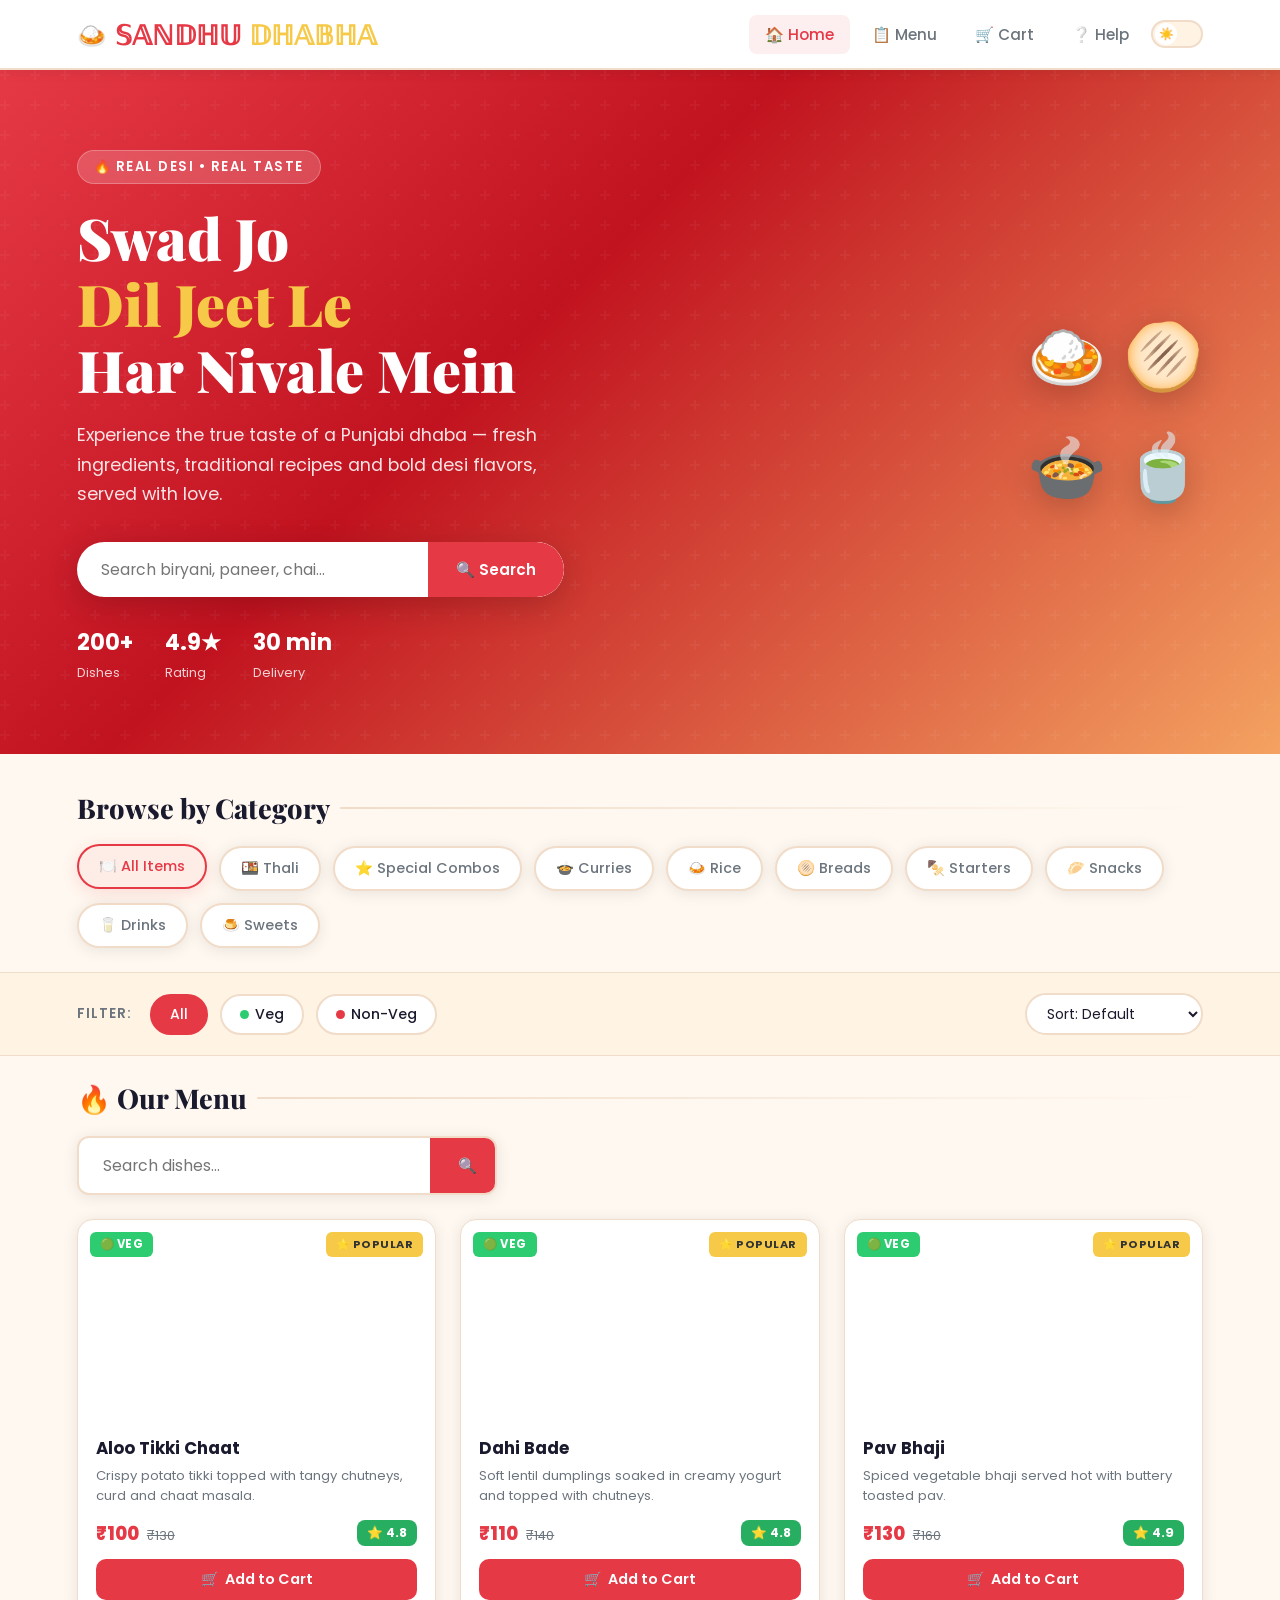
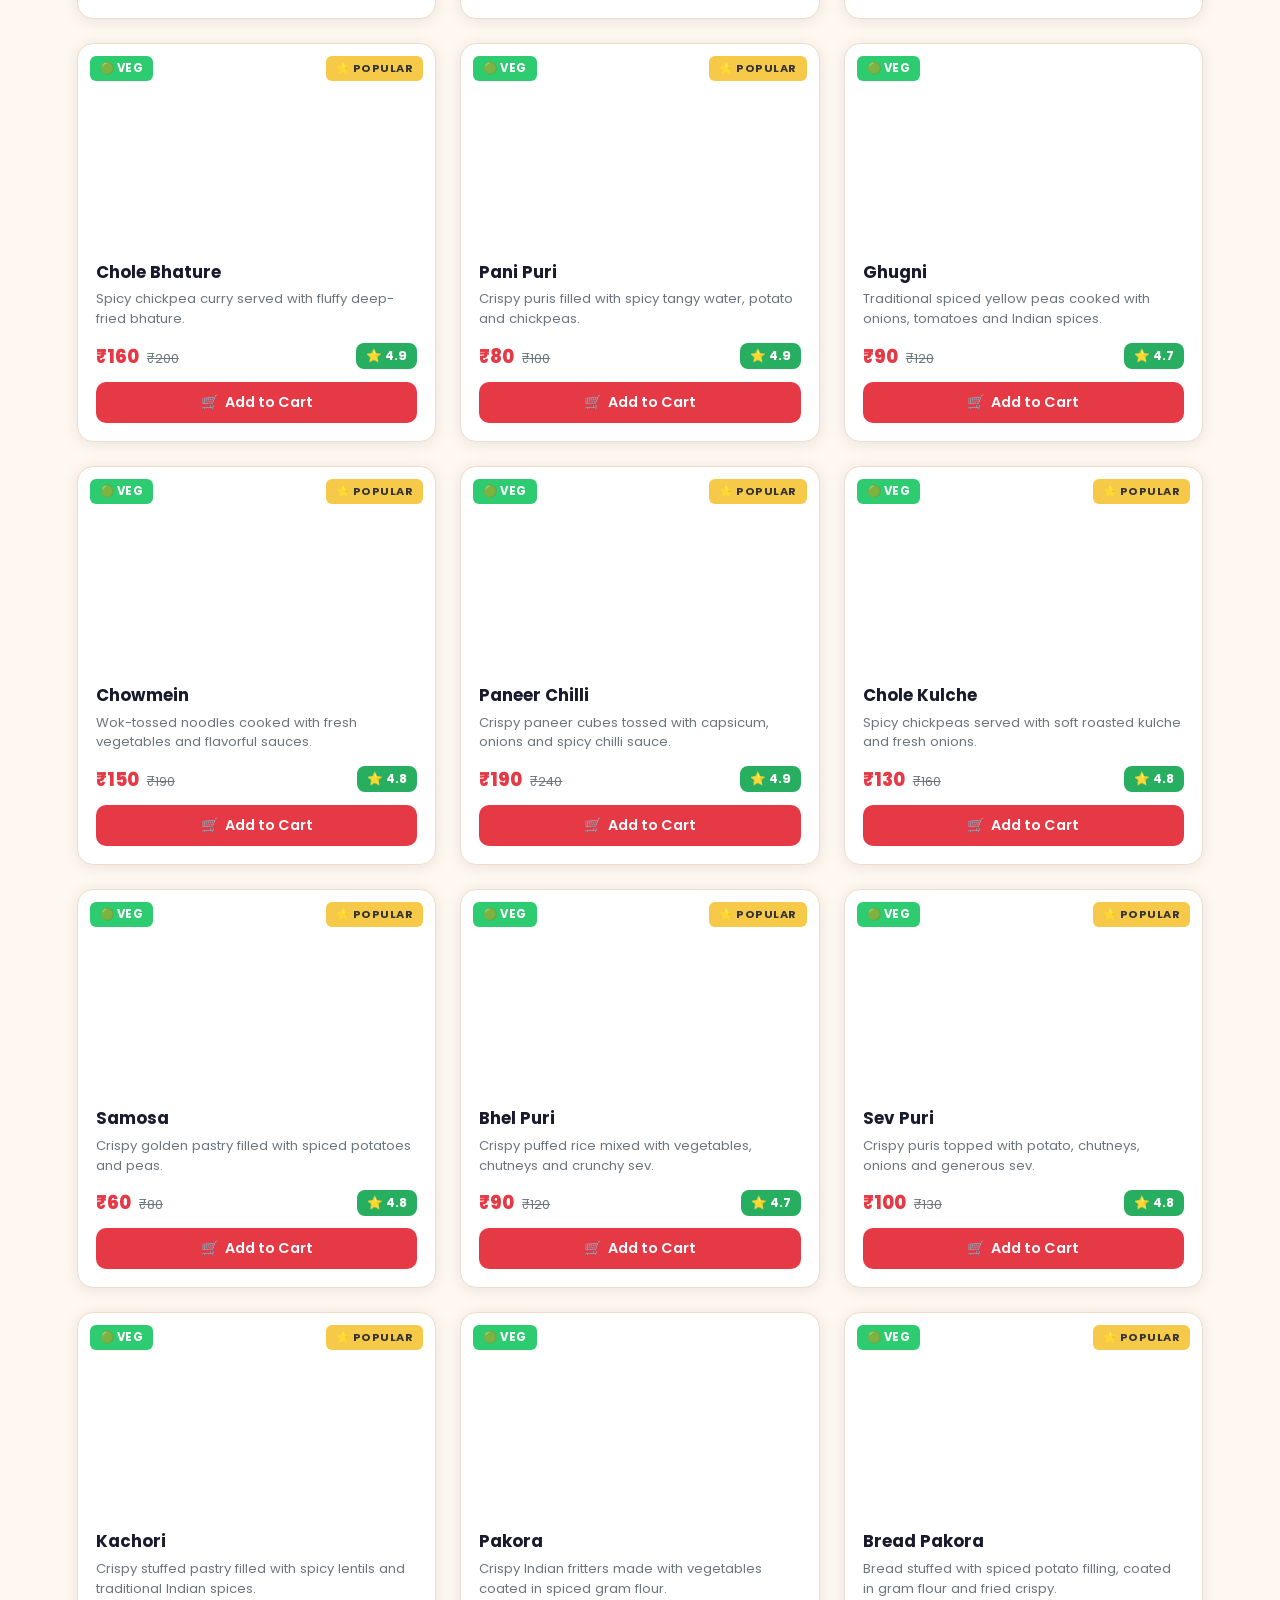
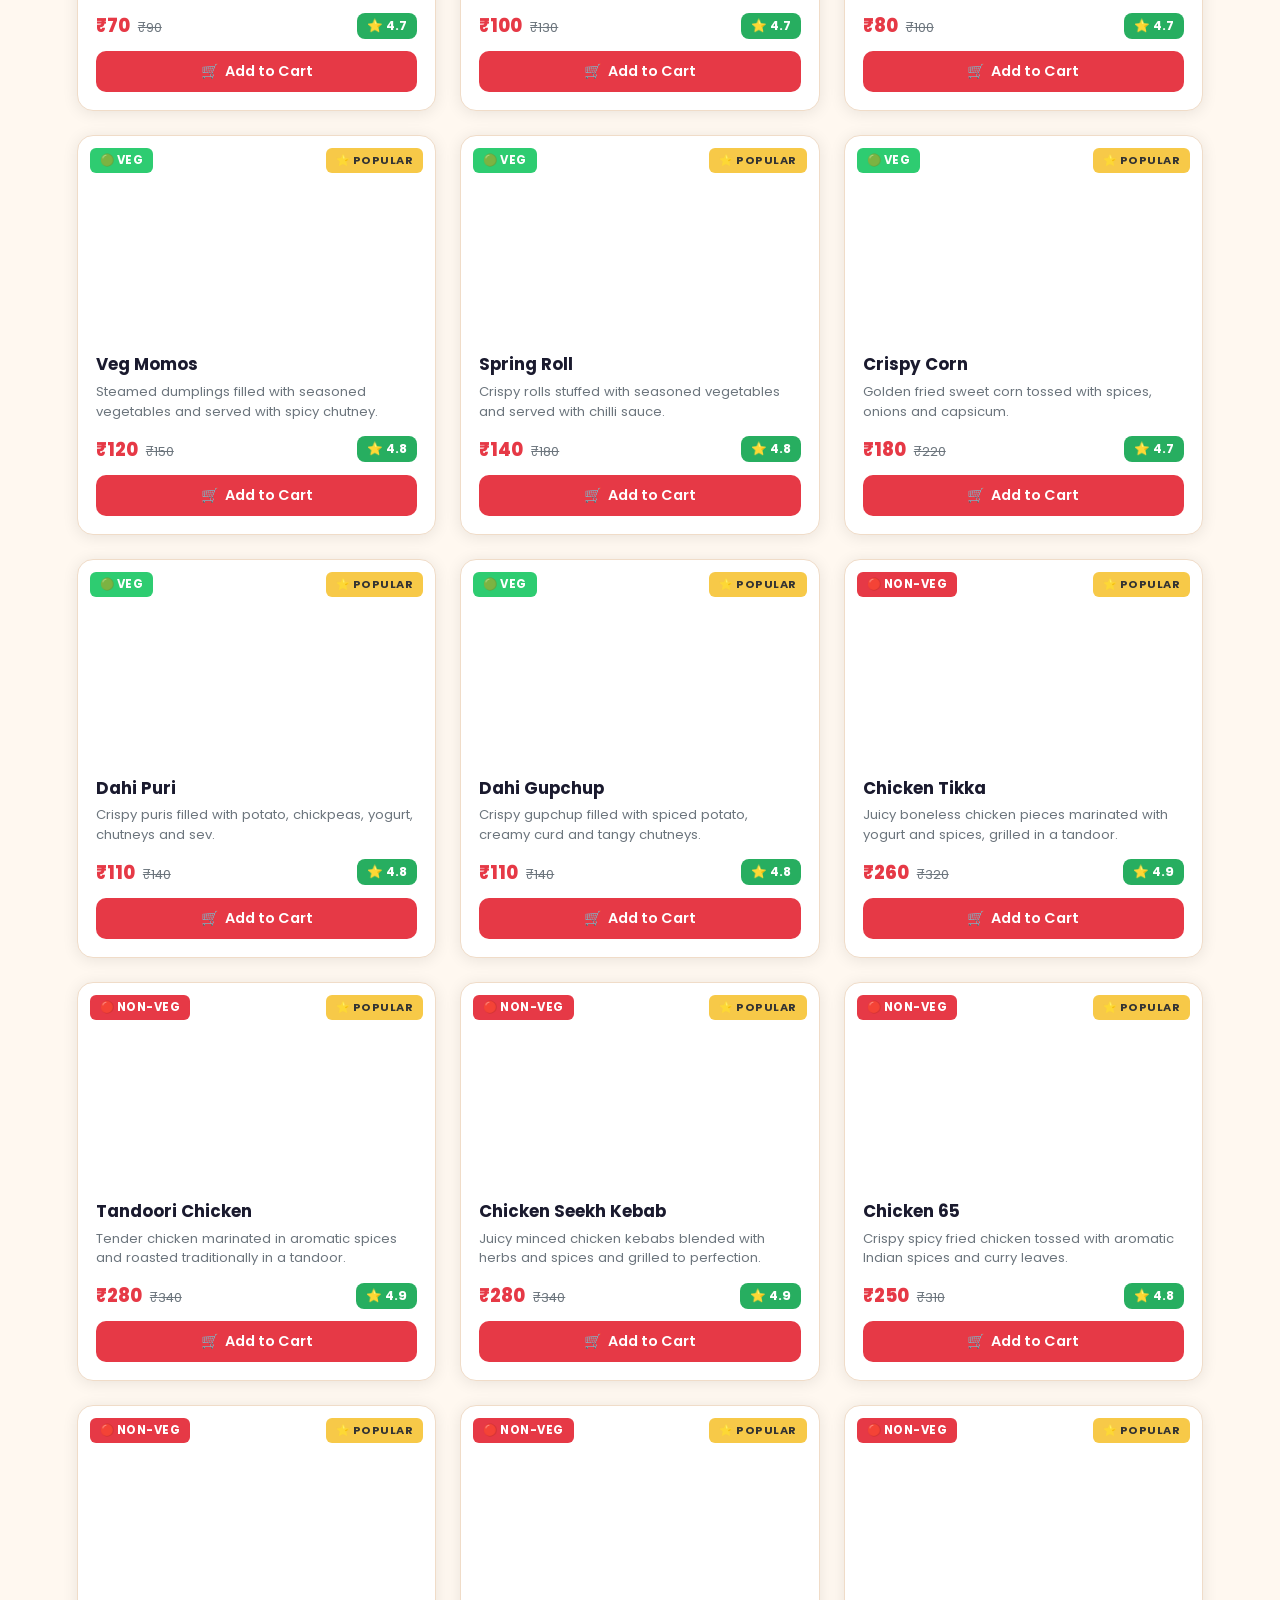
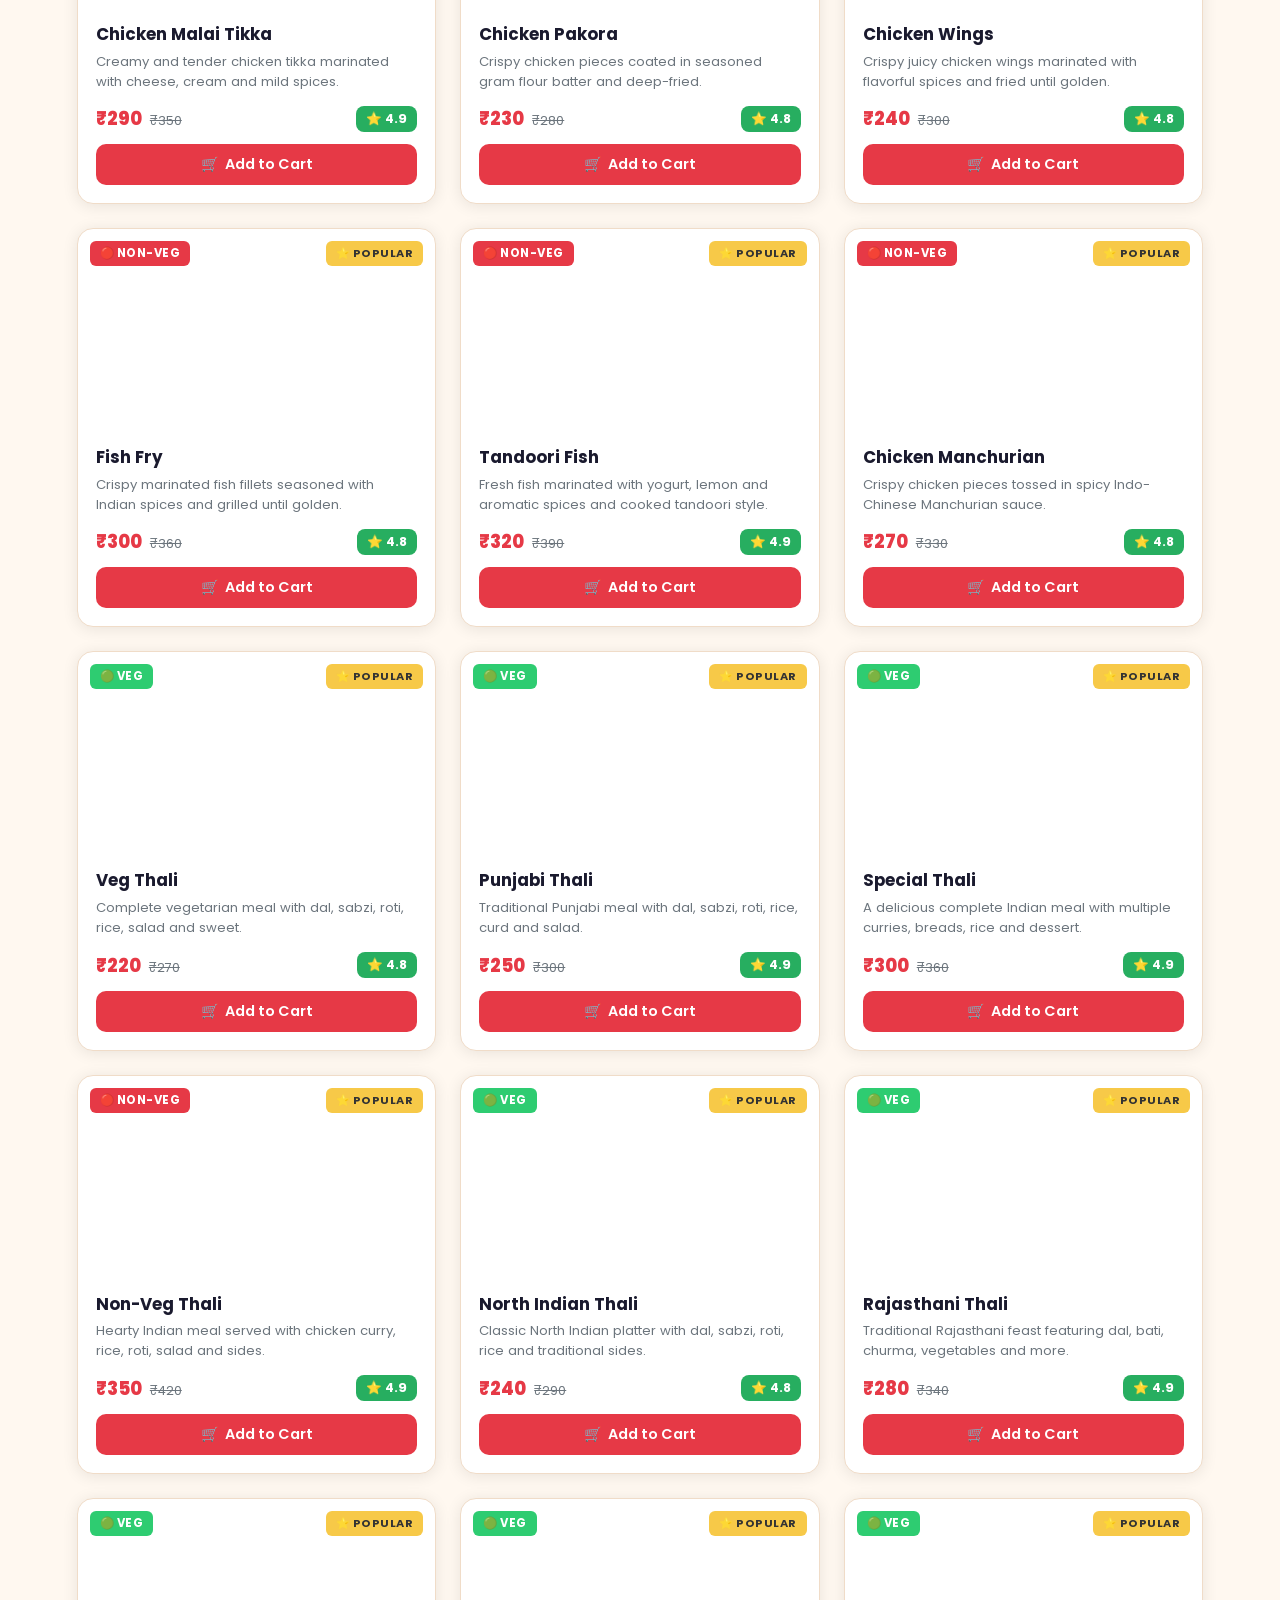
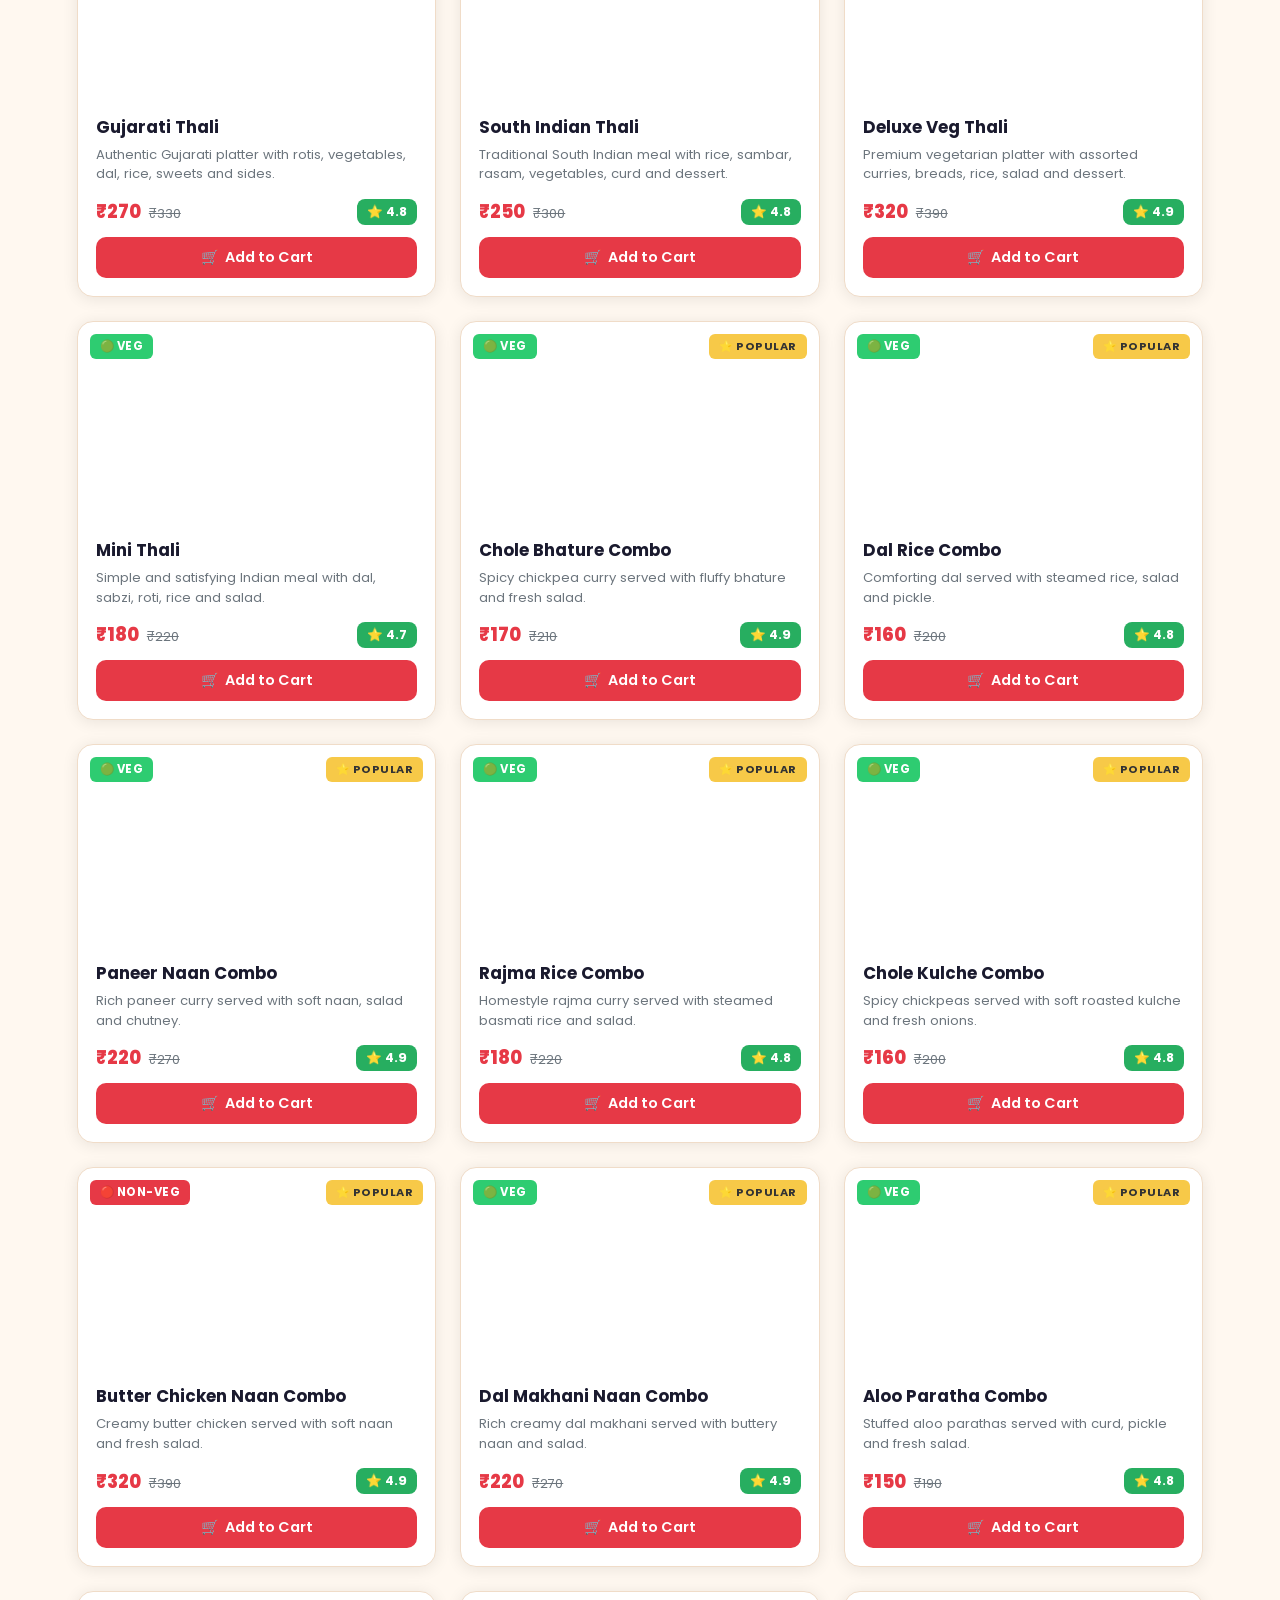
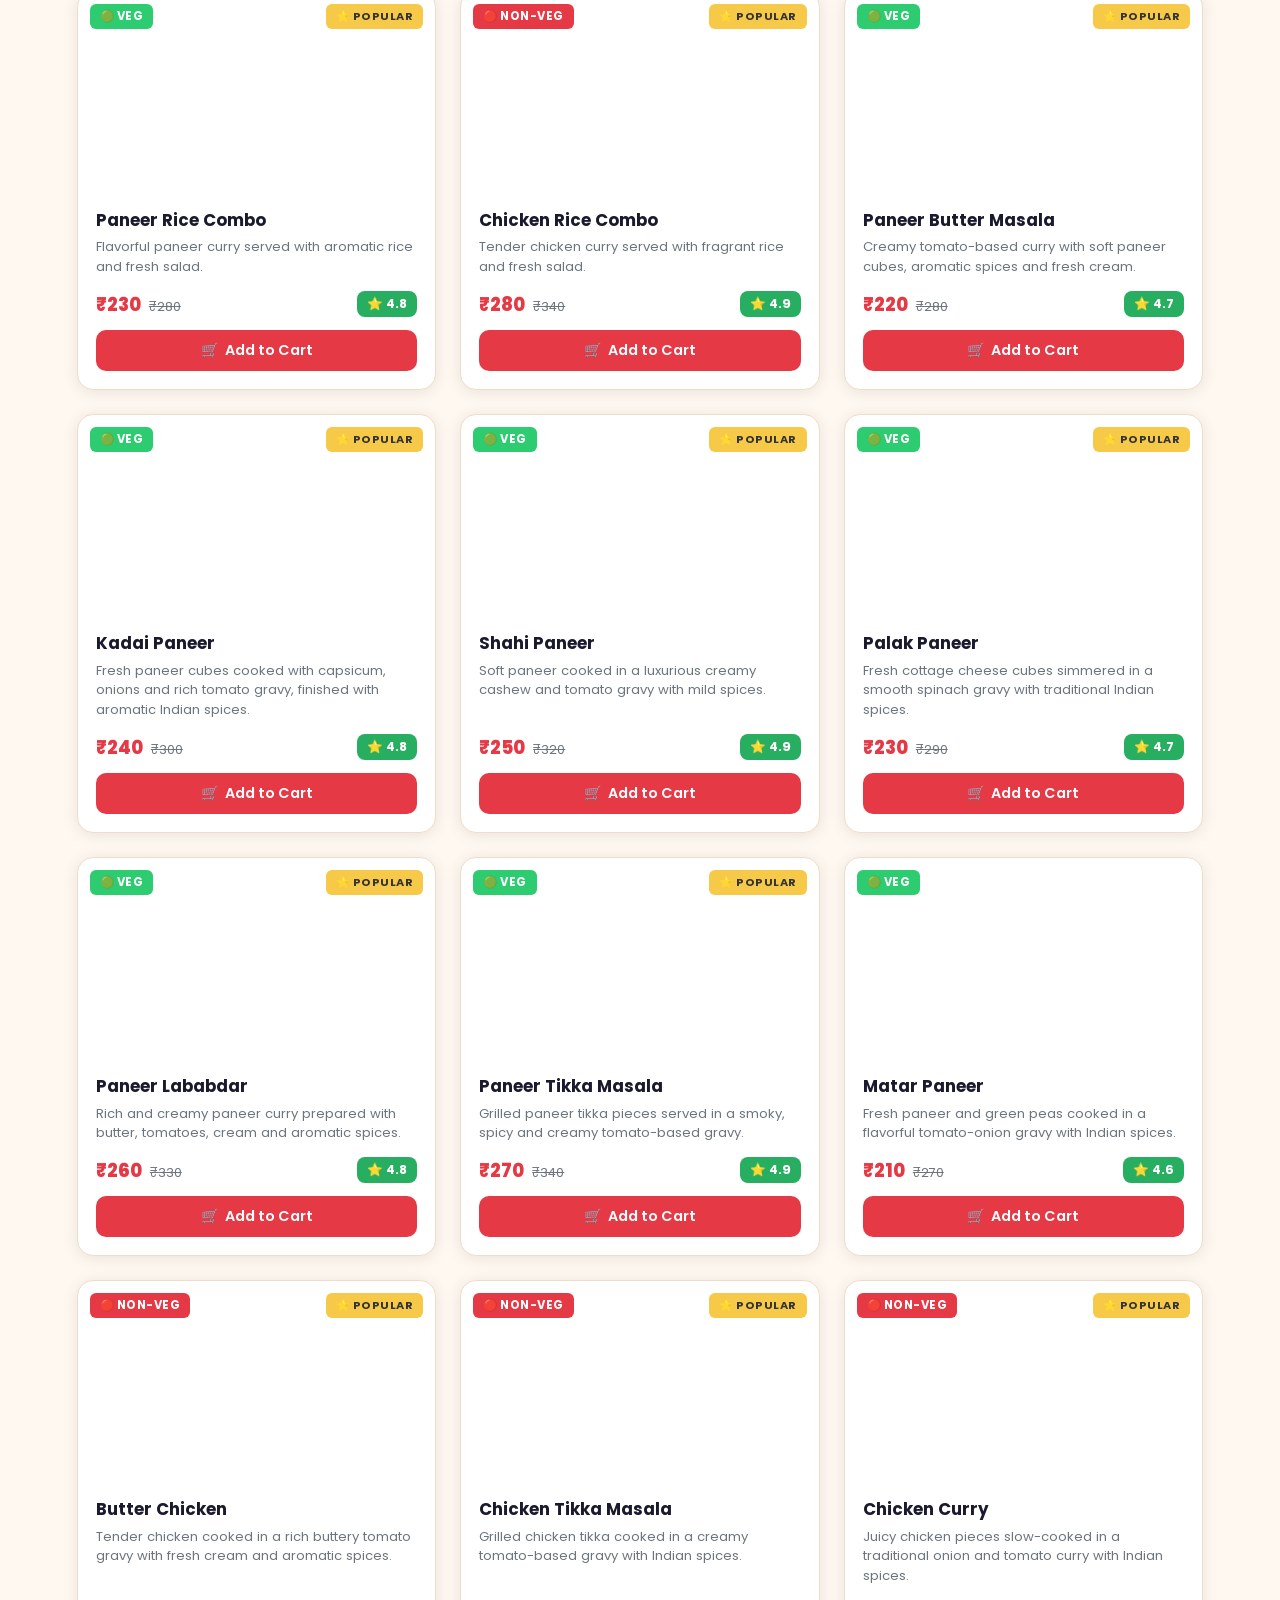
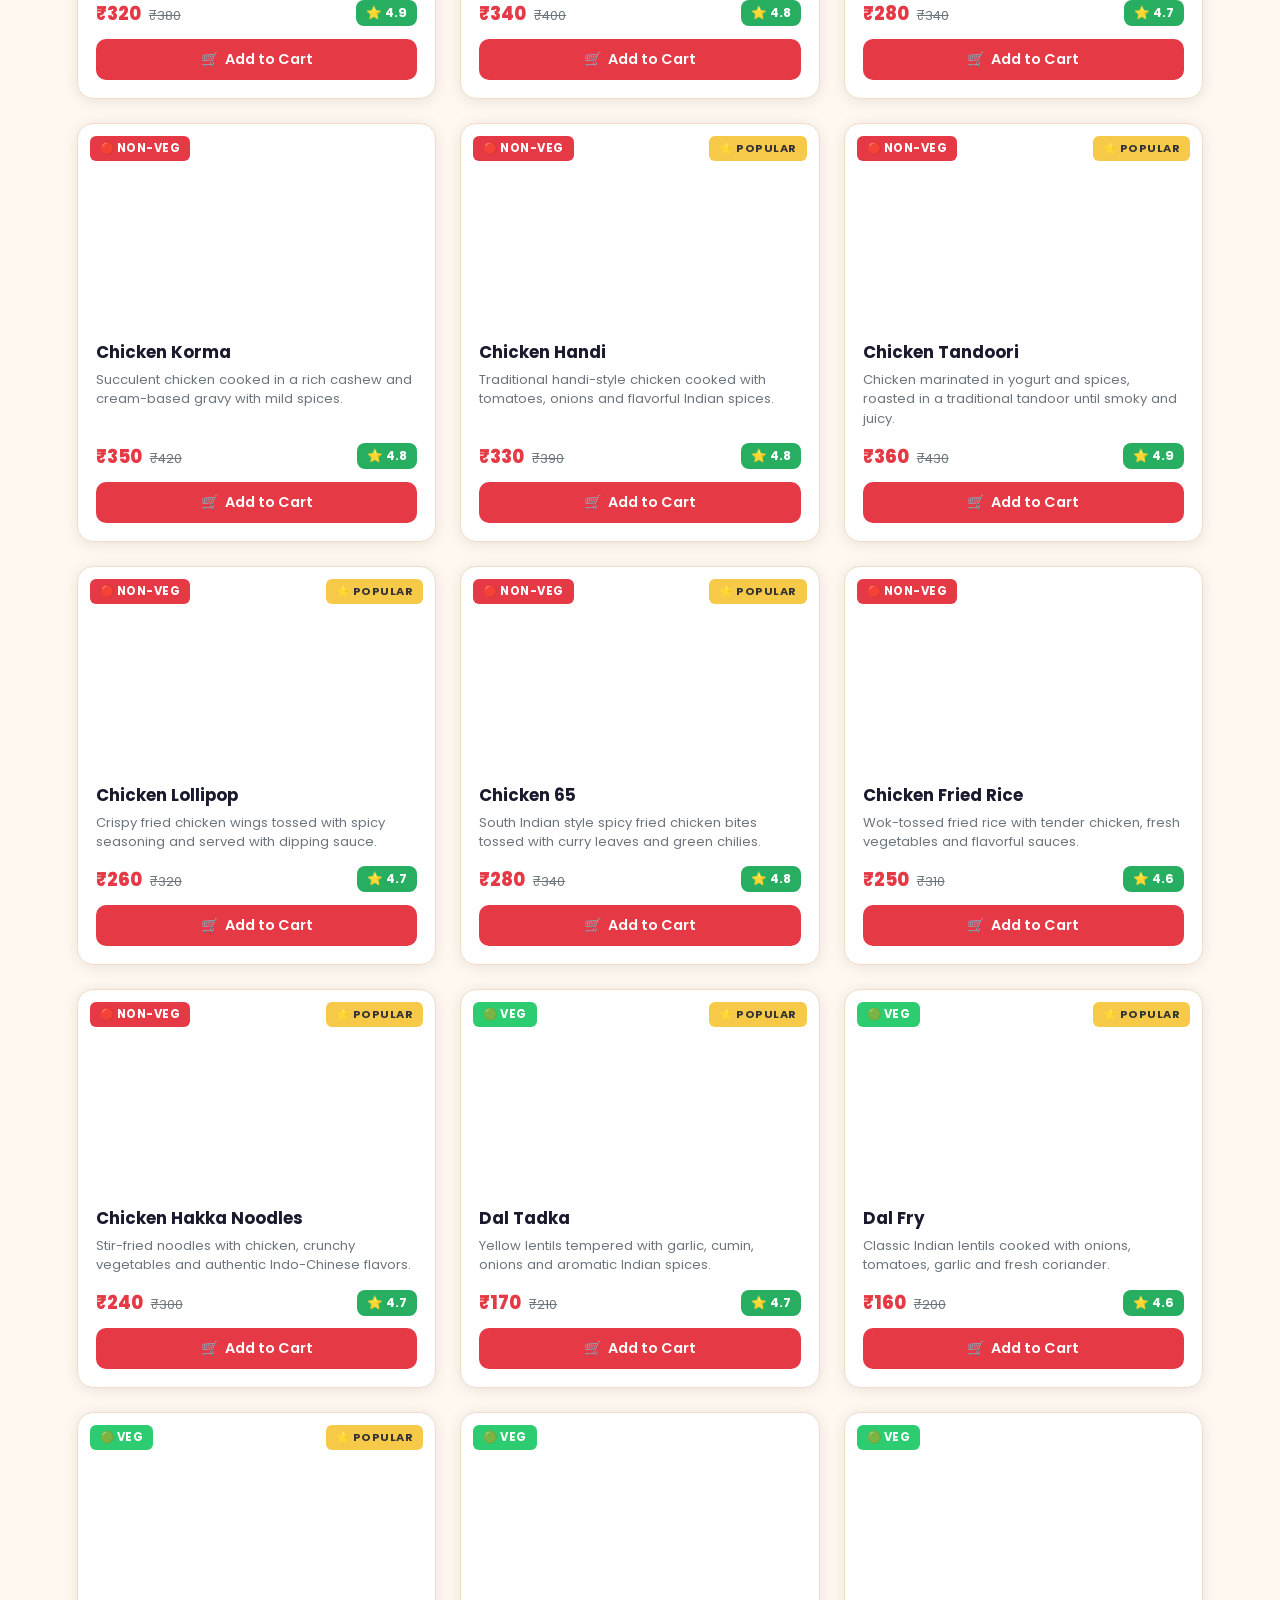
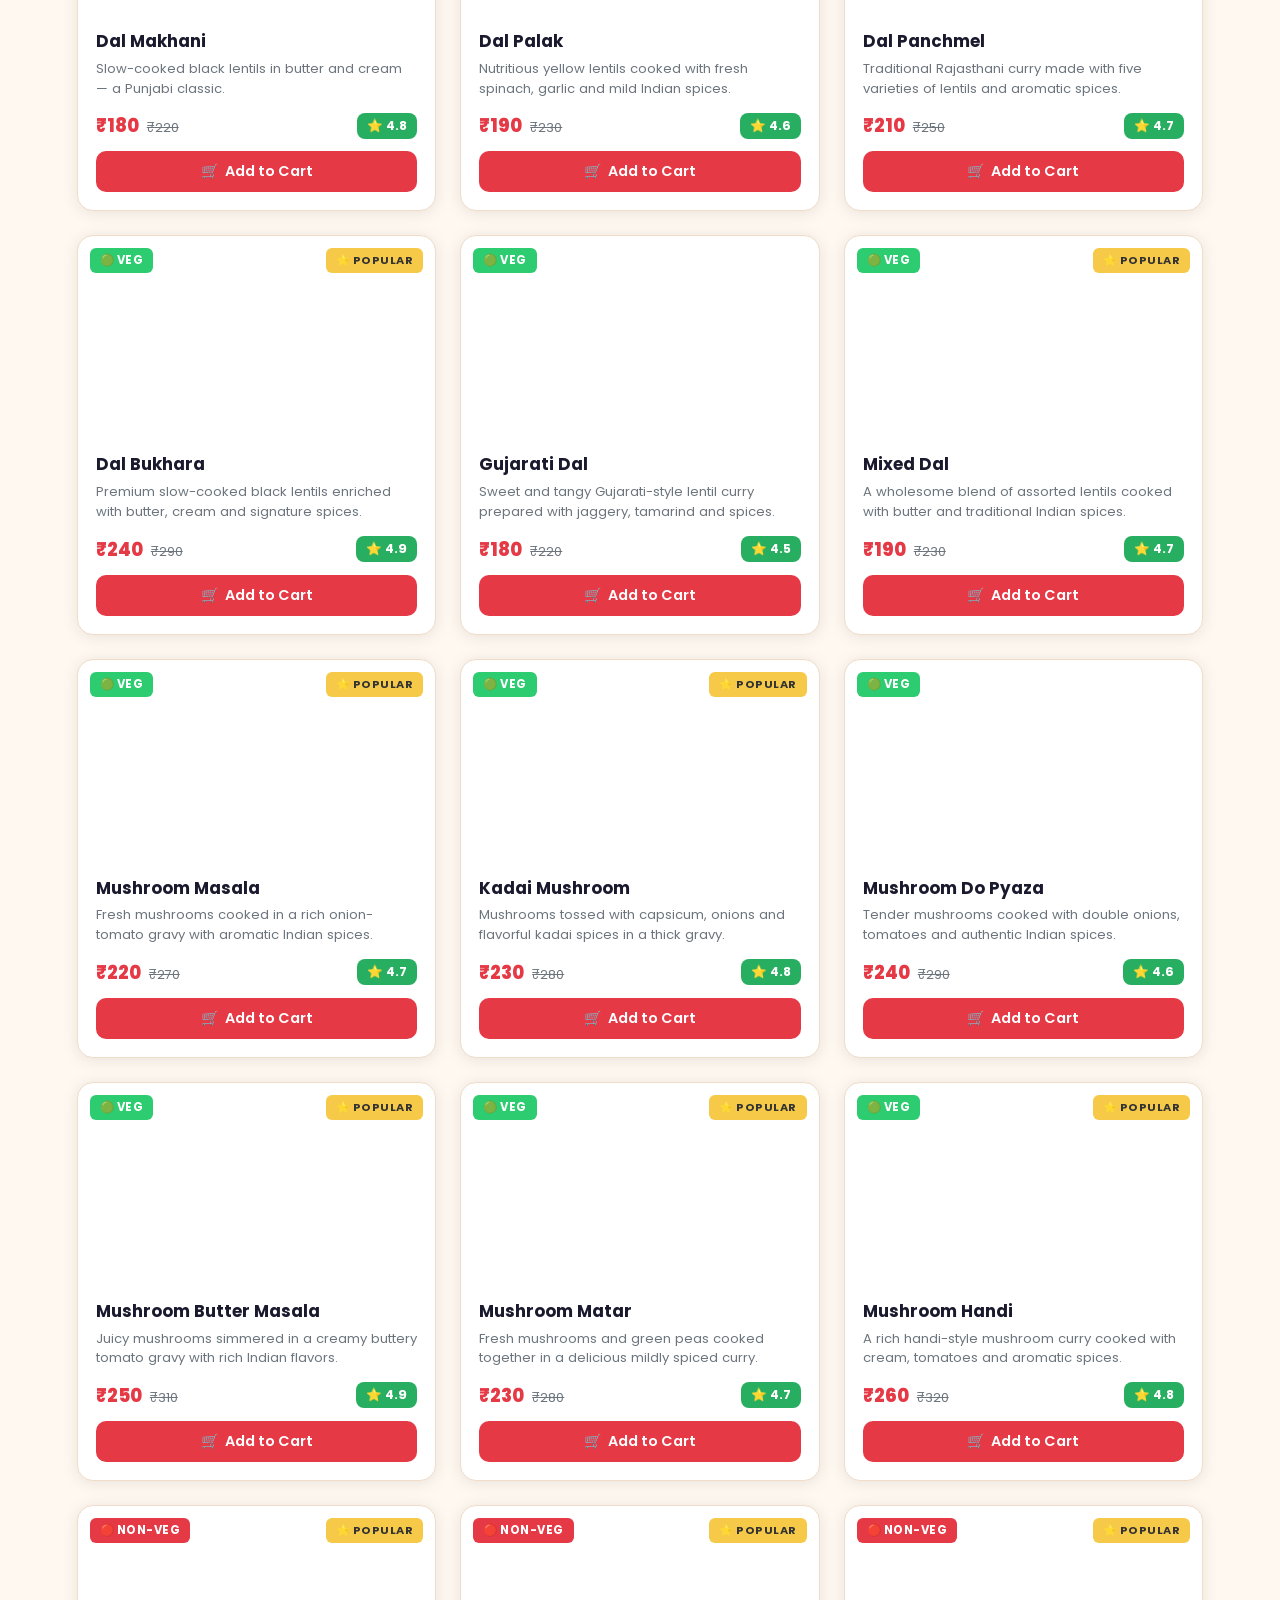
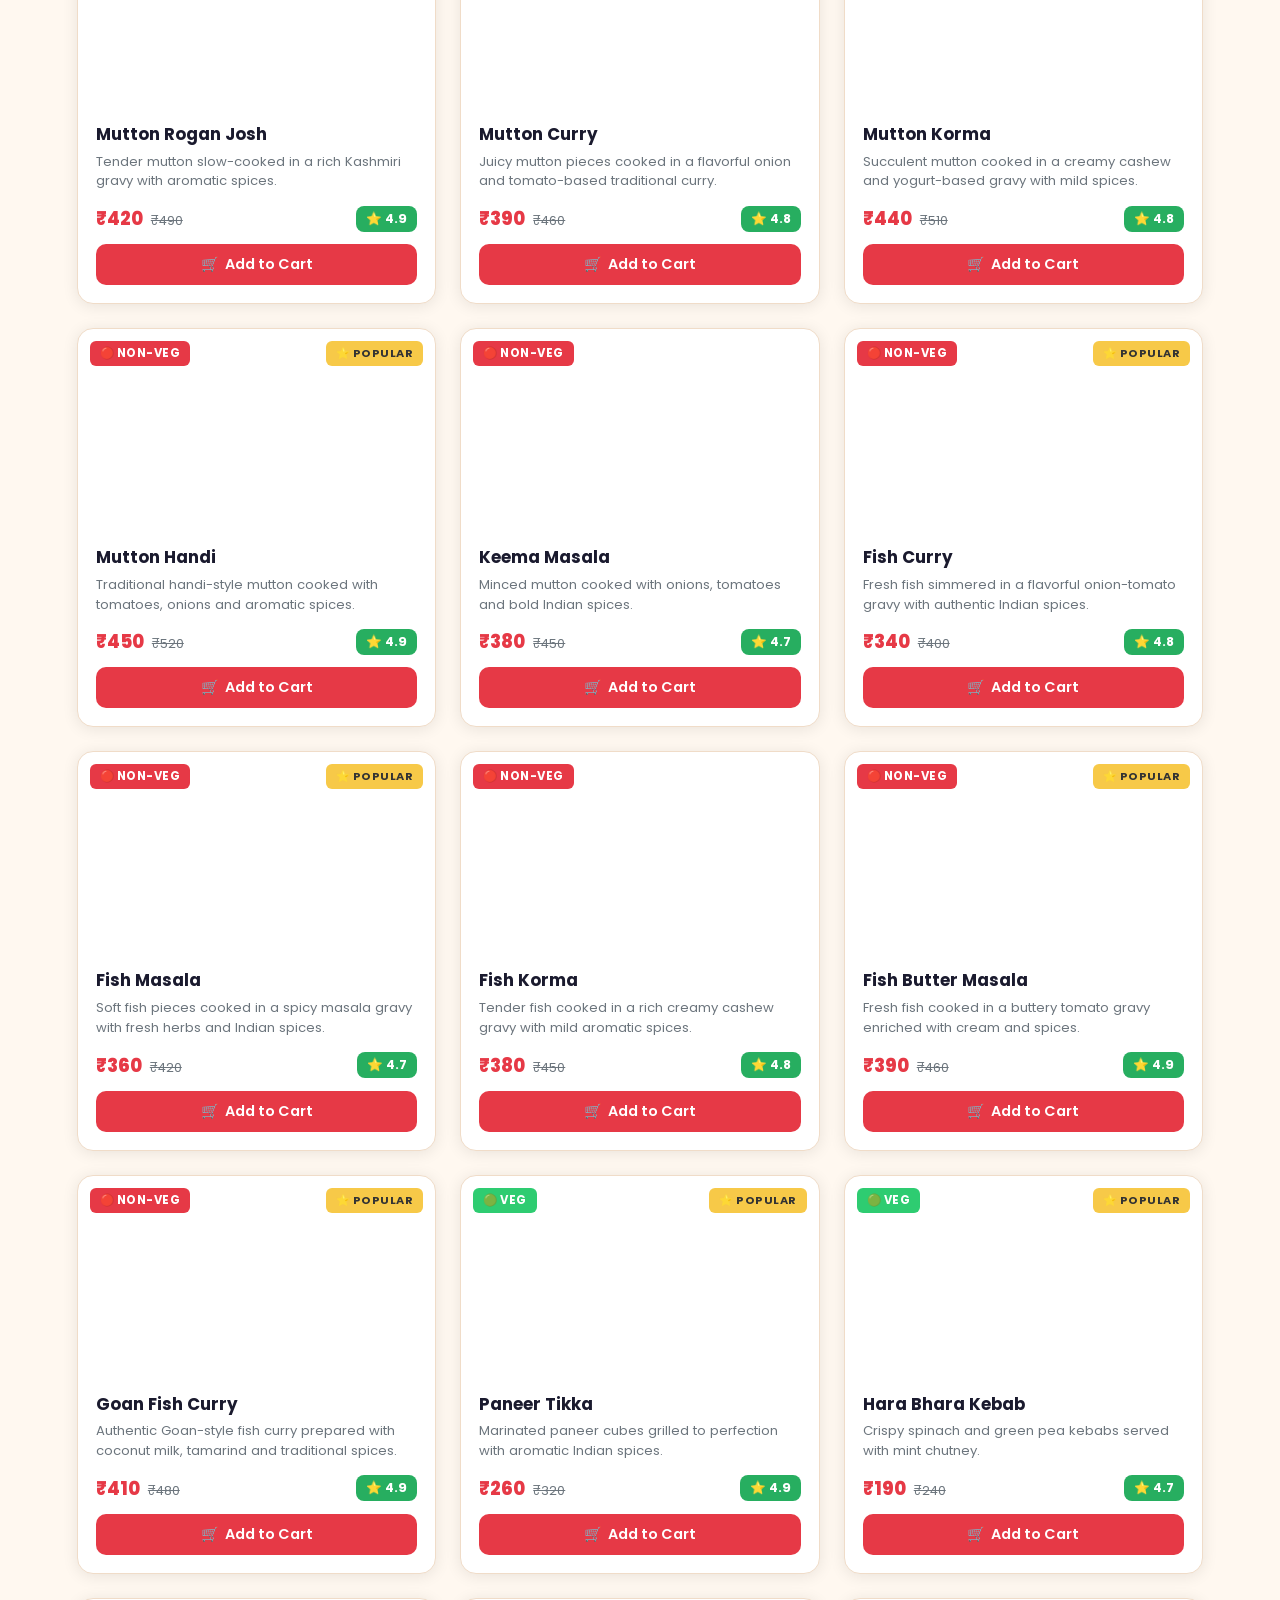
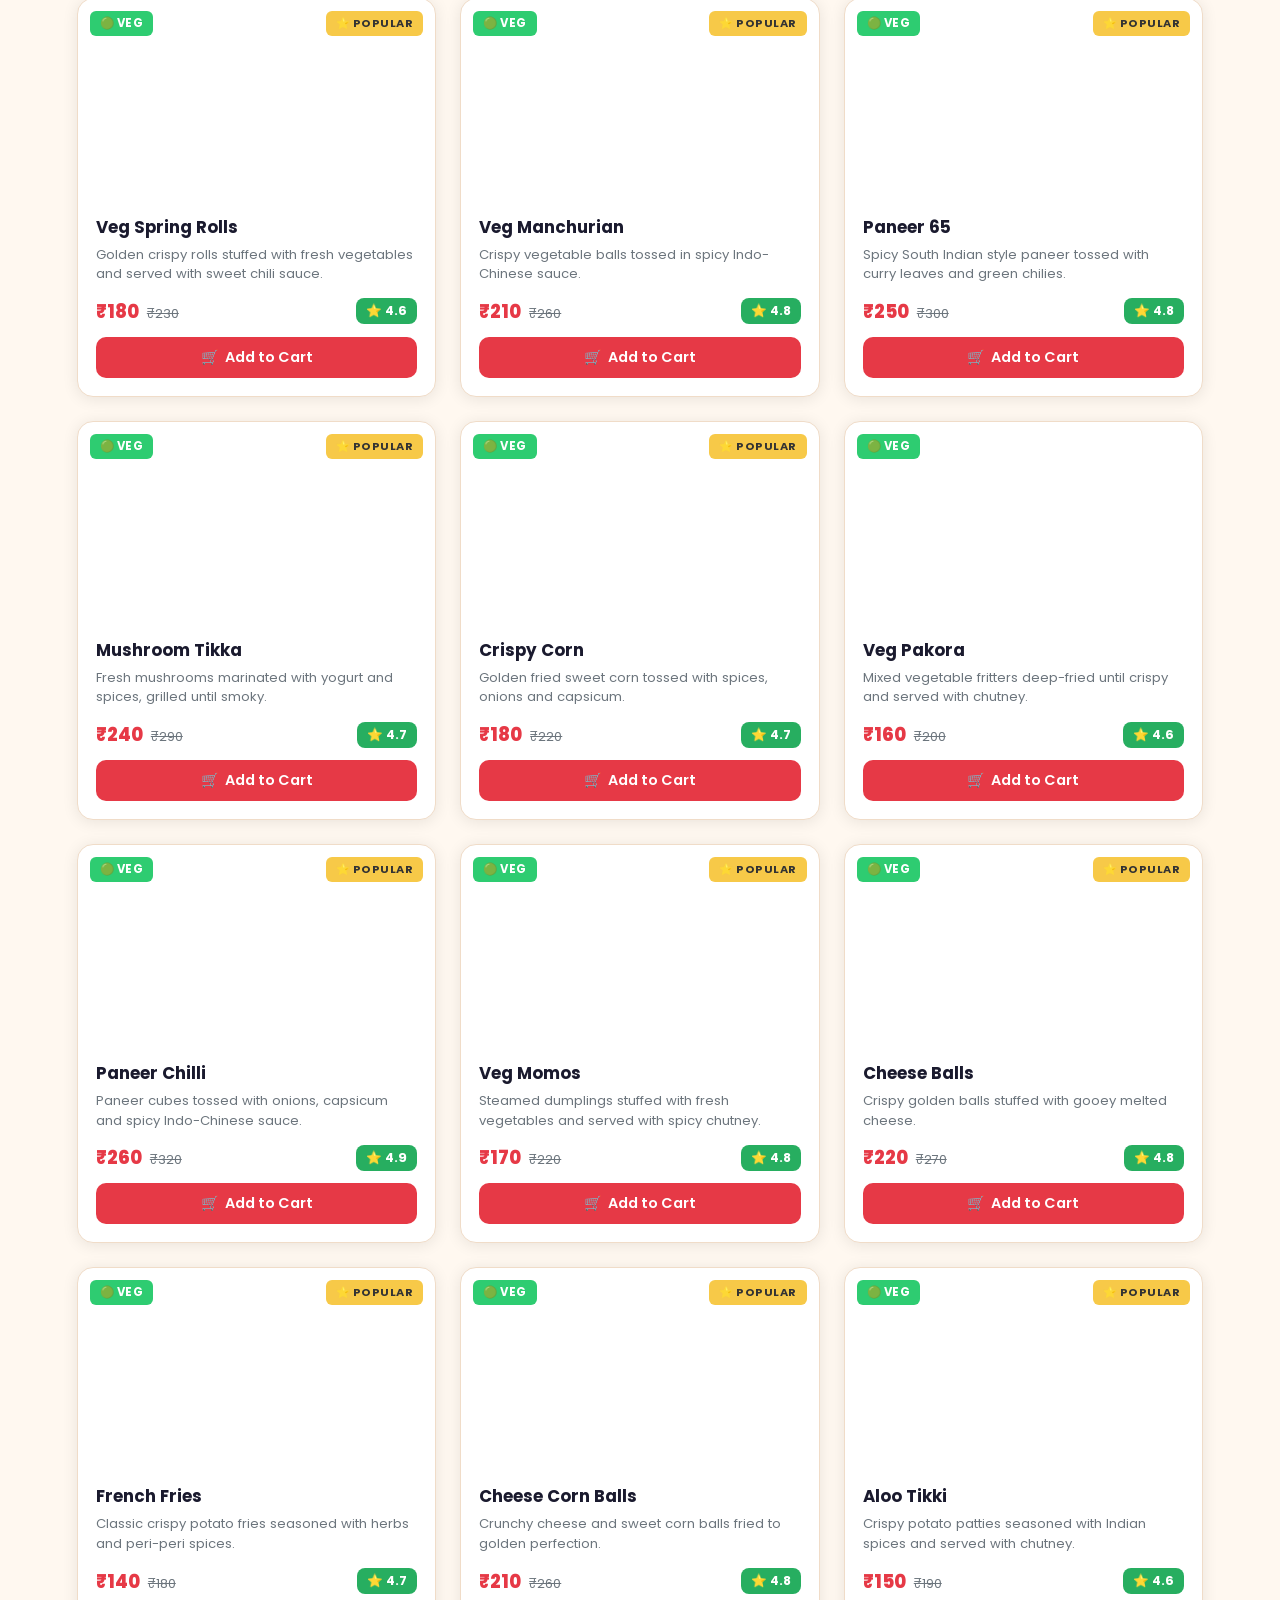
<file: index.html>
<!DOCTYPE html>
<html lang="en">
<head>
  <meta charset="UTF-8">
  <meta name="viewport" content="width=device-width, initial-scale=1.0">
  <title>𝕊𝔸ℕ𝔻ℍ𝕌 𝔻ℍ𝔸𝔹ℍ𝔸 — “Ghar Jaisa Swad, Apno Jaisa Pyaar” ❤️</title>
  <meta name="description" content="Order authentic Indian dhaba food online. Fresh, delicious, and delivered fast.">
  <link rel="stylesheet" href="style.css">
  <link rel="icon" href="data:image/svg+xml,<svg xmlns='http://www.w3.org/2000/svg' viewBox='0 0 100 100'><text y='.9em' font-size='90'>🍛</text></svg>">
</head>
<body>
<!-- SANDHU -->
  <!-- Loading Screen -->
  <div id="loading-screen">
    <div class="loader-logo">𝕊𝔸ℕ𝔻ℍ𝕌 <span>𝔻ℍ𝔸𝔹ℍ𝔸</span>🍛</div>
    <div class="loader-dots"><span></span><span></span><span></span></div>
  </div>

  <!-- Toast Container -->
  <div id="toast-container"></div>
<!-- SANDHU -->
  <!-- Navbar -->
  <nav class="navbar">
    <a href="index.html" class="navbar-logo">
      <span class="logo-icon">🍛</span>
      𝕊𝔸ℕ𝔻ℍ𝕌 <span>𝔻ℍ𝔸𝔹ℍ𝔸</span>
    </a>
    <div class="navbar-links" id="navbar-links">
      <a href="index.html" class="active">🏠 Home</a>
      <a href="menu.html">📋 Menu</a>
      <a href="cart.html" class="cart-link">
        🛒 Cart
      <a href="Help.html" class="Help-link"
        <span class="cart-badge" id="cart-badge-nav">❔ Help</span>
      </a>


      <button id="dark-toggle" class="dark-toggle" title="Toggle Dark Mode"></button>
    </div>
    <button class="hamburger" id="hamburger" aria-label="Menu">
      <span></span><span></span><span></span>
    </button>
  </nav>

  <!-- Hero Banner -->
  <section class="hero">
    <div class="hero-content">
<div class="hero-badge">🔥 Real Desi • Real Taste</div>

<h1>
  Swad Jo <span class="highlight">Dil Jeet Le</span>
  Har Nivale Mein
</h1>

<p>
  Experience the true taste of a Punjabi dhaba — fresh ingredients,
  traditional recipes and bold desi flavors, served with love.
</p>

      <!-- Hero Search -->
      <div class="search-bar">
        <input type="text" id="hero-search" placeholder="Search biryani, paneer, chai..." autocomplete="off">
        <button id="search-btn">🔍 Search</button>
      </div>

      <div class="hero-stats">
        <div class="hero-stat"><strong>200+</strong><small>Dishes</small></div>
        <div class="hero-stat"><strong>4.9★</strong><small>Rating</small></div>
        <div class="hero-stat"><strong>30 min</strong><small>Delivery</small></div>
      </div>
    </div>

    <!-- Floating Food Emojis -->
    <div class="hero-floats" aria-hidden="true">
      <span class="hero-float">🍛</span>
      <span class="hero-float">🫓</span>
      <span class="hero-float">🍲</span>
      <span class="hero-float">🍵</span>
    </div>
  </section>

  <!-- Category Pills -->
<section class="categories-section">
  <div class="section-title">Browse by Category</div>

  <div class="category-pills">

    <button class="category-pill active" data-cat="all">
      🍽️ All Items
    </button>

    <button class="category-pill" data-cat="thali">
      🍱 Thali
    </button>

    <button class="category-pill" data-cat="combos">
      ⭐ Special Combos
    </button>

    <button class="category-pill" data-cat="curries">
      🍲 Curries
    </button>

    <button class="category-pill" data-cat="rice">
      🍛 Rice
    </button>

    <button class="category-pill" data-cat="bread">
      🫓 Breads
    </button>

    <button class="category-pill" data-cat="starter">
      🍢 Starters
    </button>

    <button class="category-pill" data-cat="snacks">
      🥟 Snacks
    </button>
<!-- SANDHU -->
    <button class="category-pill" data-cat="drinks">
      🥛 Drinks
    </button>

    <button class="category-pill" data-cat="sweets">
      🍮 Sweets
    </button>
<!-- SANDHU -->
  </div>
</section>

  <!-- Filter Bar -->
  <div class="filter-bar">
    <span class="filter-label">Filter:</span>
    <button class="filter-btn active" data-filter="all">All</button>
    <button class="filter-btn" data-filter="veg">
      <span class="dot dot-green"></span> Veg
    </button>
    <button class="filter-btn" data-filter="nonveg">
      <span class="dot dot-red"></span> Non-Veg
    </button>
    <select id="sort-select" class="sort-select">
      <option value="default">Sort: Default</option>
      <option value="price-asc">Price: Low to High</option>
      <option value="price-desc">Price: High to Low</option>
      <option value="rating">Top Rated</option>
    </select>
  </div>

  <!-- Menu Section -->
  <section class="menu-section" id="menu-section">
    <div class="section-title">🔥 Our Menu</div>
    <!-- Search Bar (inline) -->
    <div style="margin-bottom:24px; max-width:420px;">
      <div class="search-bar" style="border-radius:12px; box-shadow:var(--shadow-card); border:2px solid var(--border);">
        <input type="text" id="search-input" placeholder="Search dishes..." style="background:transparent;" autocomplete="off">
        <button style="border-radius:0 10px 10px 0;">🔍</button>
      </div>
    </div>
    <div class="food-grid" id="food-grid">
      <!-- Cards rendered by JS -->
    </div>
  </section>

  <!-- Footer -->
  <footer>
    <div class="footer-grid">
      <div class="footer-brand">
        <div class="brand-name">𝕊𝔸ℕ𝔻ℍ𝕌 <span>𝔻ℍ𝔸𝔹ℍ𝔸</span> 🍛</div>
        <p>Bringing the authentic taste of Indian dhabas to your home. Made fresh, delivered fast, with love from Punjab.</p>
<!-- SANDHU -->
        
        <div class="social-links">
  <a class="social-link" href="https://www.instagram.com/" target="_blank" rel="noopener noreferrer" aria-label="Instagram">◎</a>

  <a class="social-link" href="https://www.facebook.com/" target="_blank" rel="noopener noreferrer" aria-label="Facebook">f</a>

  <a class="social-link" href="https://twitter.com/" target="_blank" rel="noopener noreferrer" aria-label="Twitter">𝕏</a>

  <a class="social-link" href="https://www.youtube.com/" target="_blank" rel="noopener noreferrer" aria-label="YouTube">▶</a>
</div>
      </div>


      <div class="footer-col">
        <h4>Quick Links</h4>
        <ul>
          <li><a href="index.html">Home</a></li>
          <li><a href="menu.html">Menu</a></li>
          <li><a href="cart.html">My Cart</a></li>
          <li><a href="checkout.html">Checkout</a></li>
        </ul>


      </div>
      <div class="footer-col">


       <h4>Categories</h4>
<ul>
  <li><a href="#">Special Combos</a></li>
    <li><a href="#">Starters</a></li>
  <li><a href="#">Snacks</a></li>
  <li><a href="#">Drinks</a></li>
  <li><a href="#">Sweets</a></li>
</ul>

<!-- SANDHU -->

      </div>
      <div class="footer-col">
        <h4>Contact Us</h4>
        <ul class="footer-contact">
          <li><span class="icon">📍</span> 2nd Floor, Jainam Complex, Nehru Nagar East, Bhilai</li>
          <li><span class="icon">📞</span> +91 62631 71727</li>
          <li><span class="icon">📞</span> +91 88275 90965</li>
          <li><span class="icon">📧</span> info@sandhudhabha.in</li>
          <li><span class="icon">⏰</span> Open Daily: 6 AM – 11 PM</li>
        </ul>
      </div>
    </div>
    <div class="footer-bottom">
<span>© 2026 𝕊𝔸ℕ𝔻ℍ𝕌 𝔻ℍ𝔸𝔹ℍ𝔸. Made with ❤️ & a lot of desi love.</span>
<span>Privacy Policy · Terms & Conditions · Refund Policy</span>
    </div>
  </footer>
<!-- SANDHU -->
  <script src="script.js"></script>
</body>
</html>
</file>
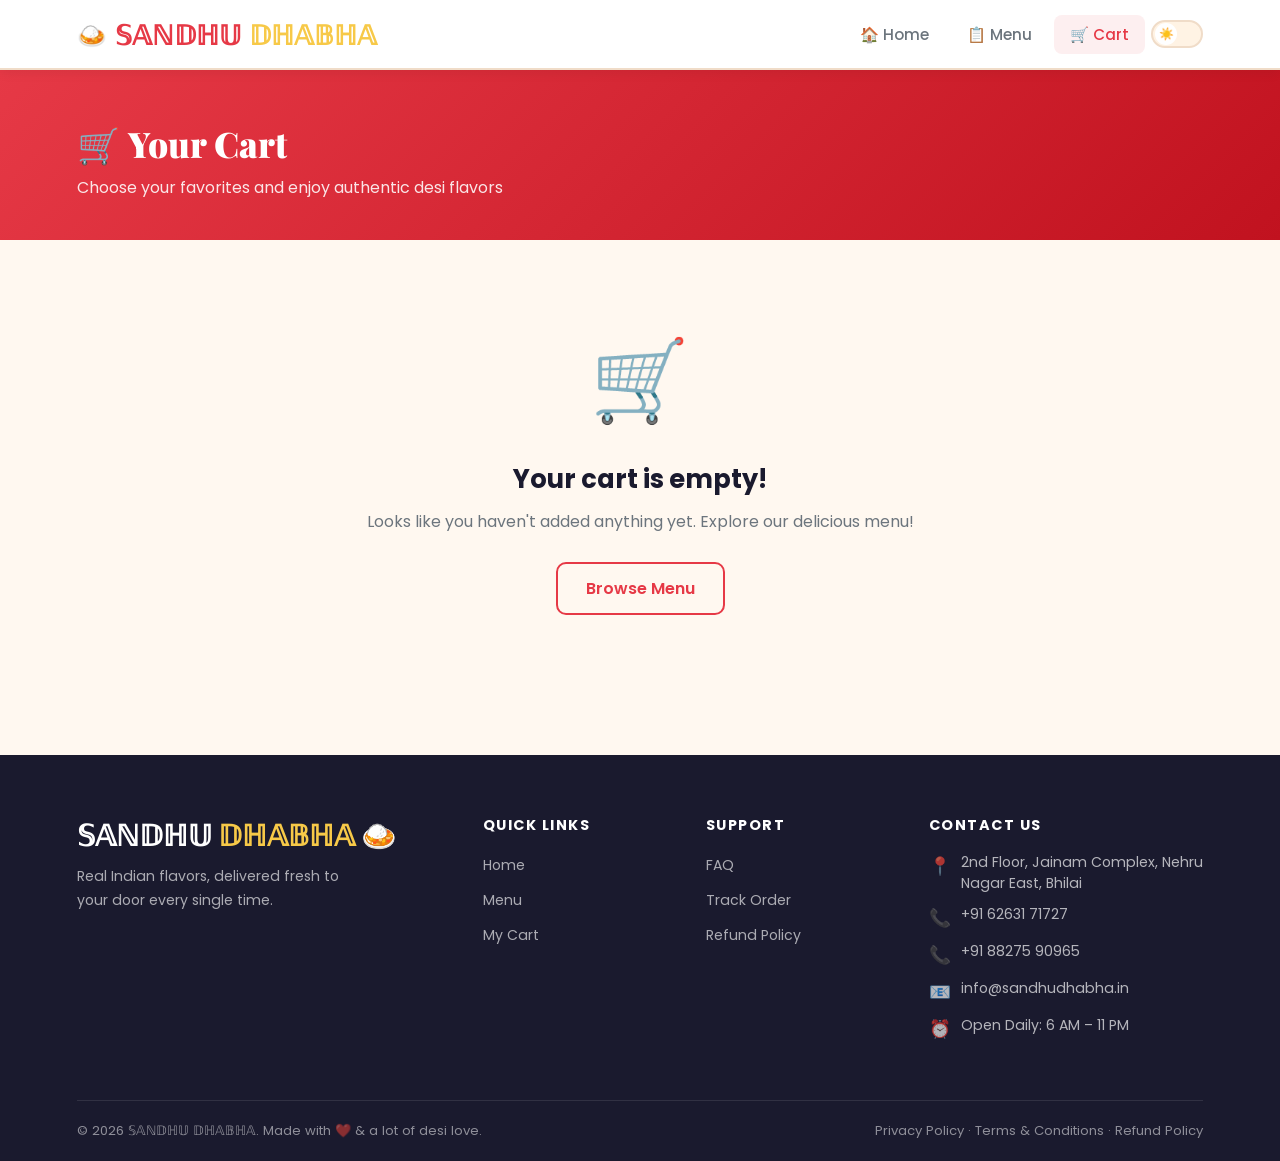
<file: cart.html>
<!DOCTYPE html>
<html lang="en">
<head>
  <meta charset="UTF-8">
  <meta name="viewport" content="width=device-width, initial-scale=1.0">
  <title>My Cart — 𝕊𝔸ℕ𝔻ℍ𝕌 𝔻ℍ𝔸𝔹ℍ𝔸</title>
  <link rel="stylesheet" href="style.css">
  <link rel="icon" href="data:image/svg+xml,<svg xmlns='http://www.w3.org/2000/svg' viewBox='0 0 100 100'><text y='.9em' font-size='90'>🛒</text></svg>">
</head>
<body>

  <!-- Loading Screen -->
  <div id="loading-screen">
    <div class="loader-logo">𝕊𝔸ℕ𝔻ℍ𝕌 <span>𝔻ℍ𝔸𝔹ℍ𝔸</span> 🍛</div>
    <div class="loader-dots"><span></span><span></span><span></span></div>
  </div>

  <!-- Toast Container -->
  <div id="toast-container"></div>

  <!-- Navbar -->
  <nav class="navbar">
    <a href="index.html" class="navbar-logo">
      <span class="logo-icon">🍛</span>
      𝕊𝔸ℕ𝔻ℍ𝕌 <span>𝔻ℍ𝔸𝔹ℍ𝔸</span>
    </a>
    <div class="navbar-links" id="navbar-links">
      <a href="index.html">🏠 Home</a>
      <a href="menu.html">📋 Menu</a>
      <a href="cart.html" class="cart-link active">
        🛒 Cart
        <span class="cart-badge" id="cart-badge-nav">0</span>
      </a>
      <button id="dark-toggle" class="dark-toggle" title="Toggle Dark Mode"></button>
    </div>
    <button class="hamburger" id="hamburger" aria-label="Menu">
      <span></span><span></span><span></span>
    </button>
  </nav>

  <!-- Page Header -->
  <div class="page-header">
    <h1>🛒 Your Cart</h1>
<p>Choose your favorites and enjoy authentic desi flavors</p>  </div>

  <!-- Empty Cart -->
  <div id="empty-cart" class="empty-cart hidden">
    <span class="big-emoji">🛒</span>
    <h2>Your cart is empty!</h2>
    <p>Looks like you haven't added anything yet. Explore our delicious menu!</p>
    <a href="menu.html" class="btn-outline">Browse Menu</a>
  </div>

  <!-- Cart Layout -->
  <div class="cart-layout" id="cart-layout">
    <!-- Cart Items -->
    <div class="cart-items-section">
      <h2>🍽️ Order Items</h2>
      <div id="cart-items-container">
        <!-- Items rendered by JS -->
      </div>
      <div style="margin-top: 16px;">
        <a href="menu.html" style="color: var(--primary); font-weight: 600; font-size: 0.9rem;">
          + Add more items
        </a>
      </div>
    </div>

    <!-- Order Summary -->
    <aside class="order-summary">
      <h2>💰 Order Summary</h2>
      <div class="summary-row"><span>Subtotal</span><span id="summary-subtotal">₹0</span></div>
      <div class="summary-row">
        <span>Delivery Charge</span>
        <span id="summary-delivery">₹40</span>
      </div>
      <div class="summary-row">
        <span>GST (5%)</span>
        <span id="summary-tax">₹0</span>
      </div>
      <div style="font-size:0.78rem;color:var(--accent2);margin:4px 0 8px;font-weight:500;">
        🎉 Free delivery on orders above ₹300!
      </div>
      <div class="summary-total">
        <span>Total Payable</span>
        <span id="summary-total">₹0</span>
      </div>
      <a href="checkout.html">
        <button class="checkout-btn" id="checkout-btn">
          Proceed to Checkout →
        </button>
      </a>
      <div style="margin-top:16px;text-align:center;font-size:0.8rem;color:var(--text-muted);">
        🔒 Safe & Secure Checkout · UPI · COD · Cards
      </div>
    </aside>
  </div>

  <!-- Footer -->
  <footer>
    <div class="footer-grid">
      <div class="footer-brand">
        <div class="brand-name">𝕊𝔸ℕ𝔻ℍ𝕌 <span>𝔻ℍ𝔸𝔹ℍ𝔸</span> 🍛</div>
        <p>Real Indian flavors, delivered fresh to your door every single time.</p>
      </div>
      <div class="footer-col">
        <h4>Quick Links</h4>
        <ul>
          <li><a href="index.html">Home</a></li>
          <li><a href="menu.html">Menu</a></li>
          <li><a href="cart.html">My Cart</a></li>
        </ul>
      </div>
      <div class="footer-col">
        <h4>Support</h4>
        <ul>
          <li><a href="#">FAQ</a></li>
          <li><a href="#">Track Order</a></li>
          <li><a href="#">Refund Policy</a></li>
        </ul>
      </div>
      <div class="footer-col">
        <h4>Contact Us</h4>
        <ul class="footer-contact">
          <li><span class="icon">📍</span> 2nd Floor, Jainam Complex, Nehru Nagar East, Bhilai</li>
          <li><span class="icon">📞</span> +91 62631 71727</li>
          <li><span class="icon">📞</span> +91 88275 90965</li>
          <li><span class="icon">📧</span> info@sandhudhabha.in</li>
          <li><span class="icon">⏰</span> Open Daily: 6 AM – 11 PM</li>
        </ul>
      </div>
    </div>
    <div class="footer-bottom">
<span>© 2026 𝕊𝔸ℕ𝔻ℍ𝕌 𝔻ℍ𝔸𝔹ℍ𝔸. Made with ❤️ & a lot of desi love.</span>
<span>Privacy Policy · Terms & Conditions · Refund Policy</span>
    </div>
  </footer>

  <script src="script.js"></script>
</body>
</html>
</file>
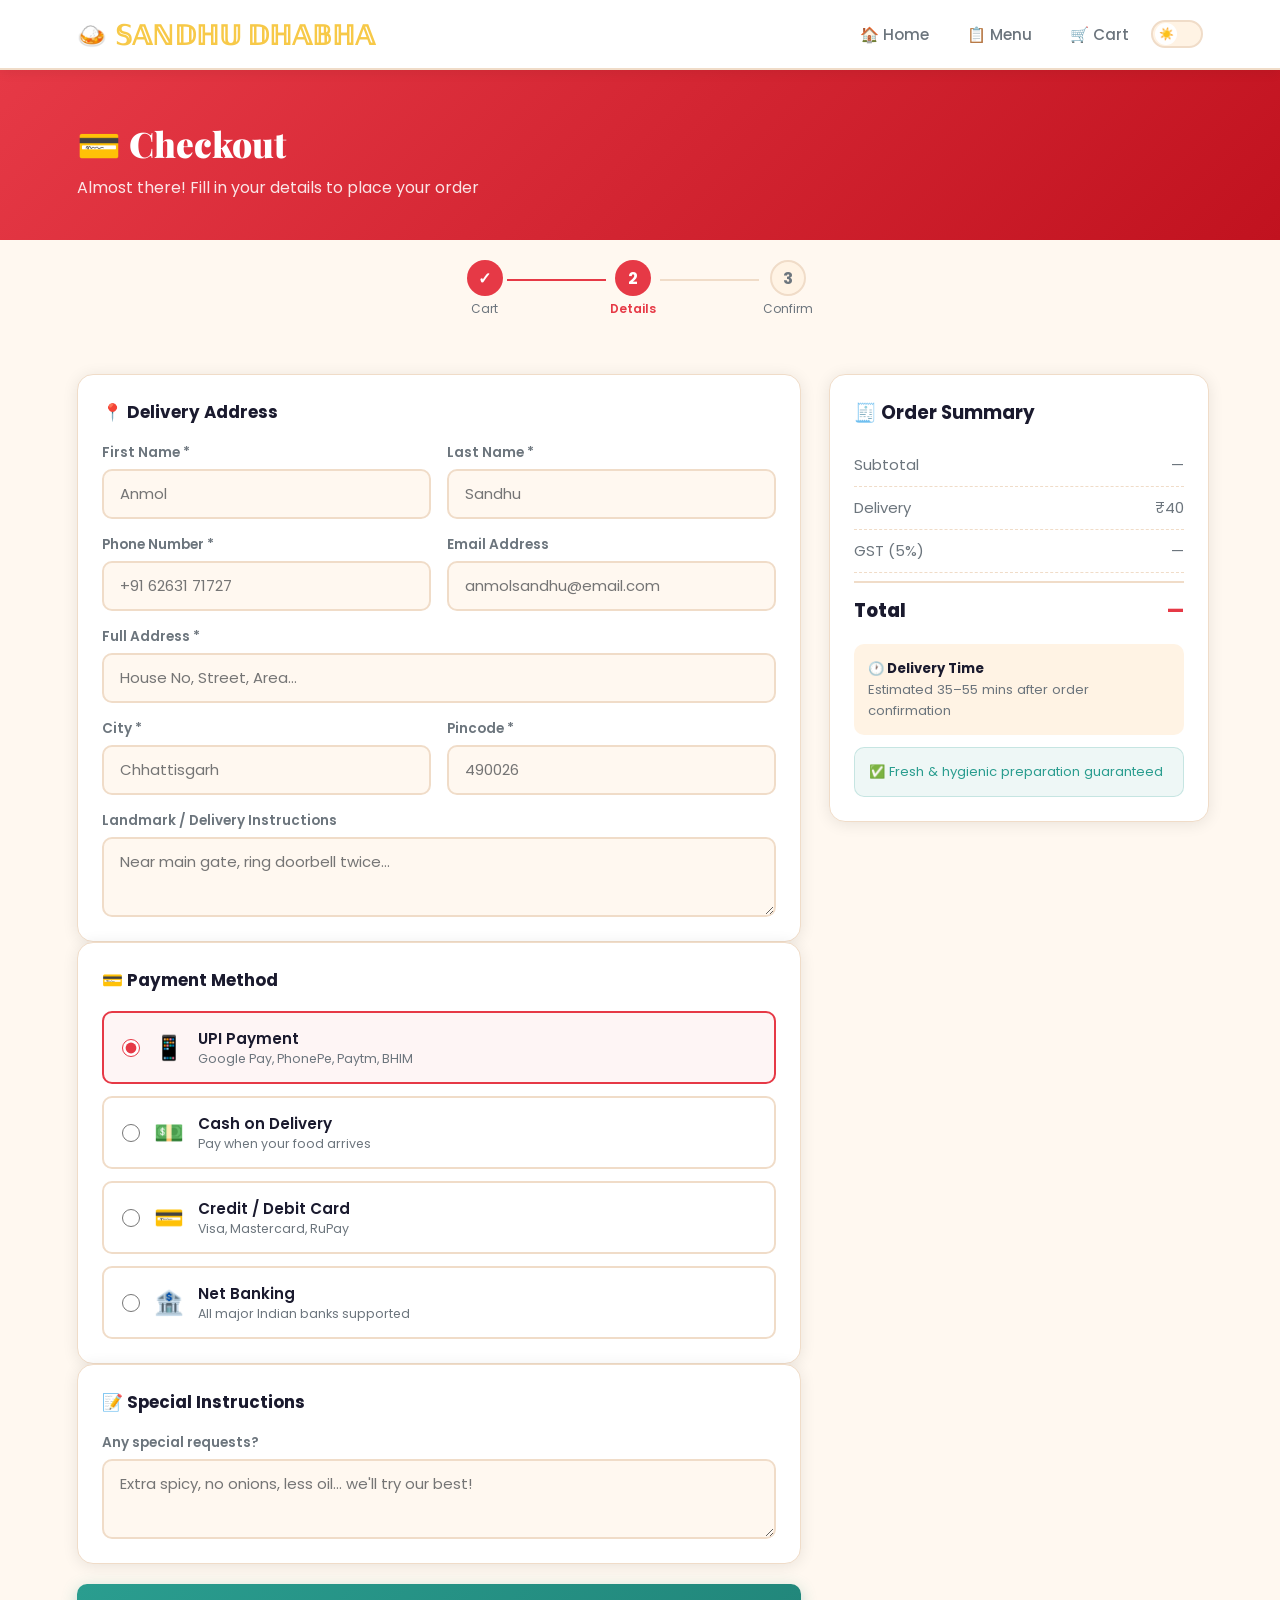
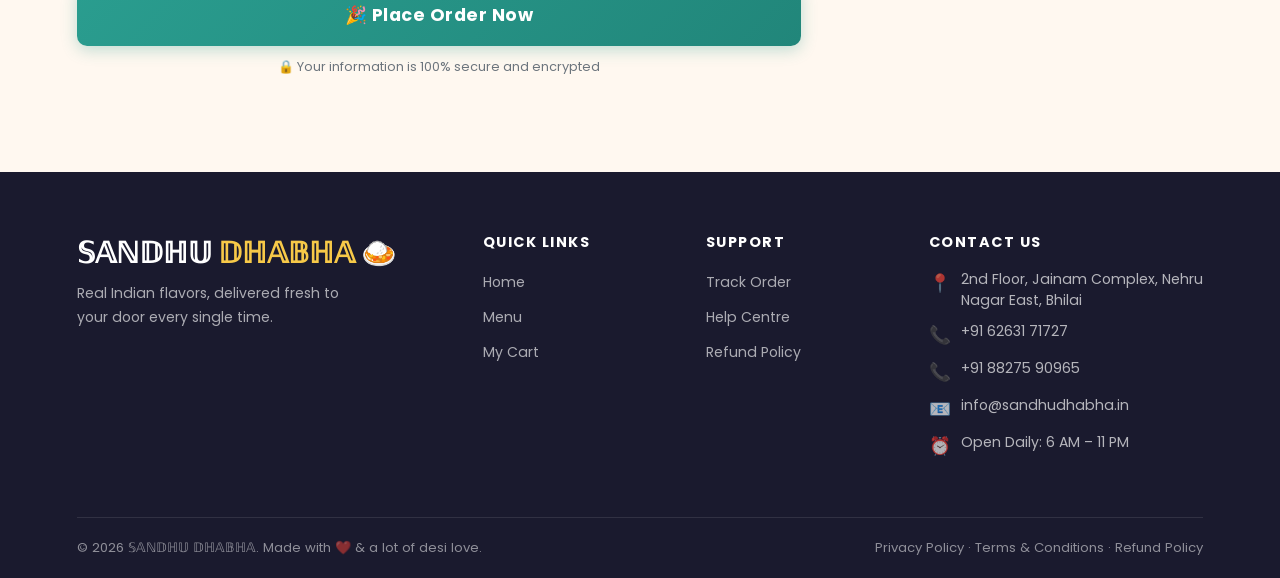
<file: checkout.html>
<!DOCTYPE html>
<html lang="en">
<head>
  <meta charset="UTF-8">
  <meta name="viewport" content="width=device-width, initial-scale=1.0">
  <title>Checkout — 𝕊𝔸ℕ𝔻ℍ𝕌 𝔻ℍ𝔸𝔹ℍ𝔸</title>
  <link rel="stylesheet" href="style.css">
  <link rel="icon" href="data:image/svg+xml,<svg xmlns='http://www.w3.org/2000/svg' viewBox='0 0 100 100'><text y='.9em' font-size='90'>✅</text></svg>">
</head>
<body>
<!-- SANDHU -->
  <!-- Loading Screen -->
  <div id="loading-screen">
    <div class="loader-logo">𝕊𝔸ℕ𝔻ℍ𝕌 <span>𝔻ℍ𝔸𝔹ℍ𝔸</span> 🍛</div>
    <div class="loader-dots"><span></span><span></span><span></span></div>
  </div>

  <!-- Toast Container -->
  <div id="toast-container"></div>

  <!-- Order Success Modal -->
  <div class="modal-overlay hidden" id="success-modal">
    <div class="order-success-modal">
      <div class="success-checkmark">✅</div>
      <h2>Order Placed!</h2>
      <p>Yayyy! Your delicious food is being prepared. Estimated delivery in <strong>35–55 minutes</strong>. Sit back and relax! 🎉</p>
      <div class="order-id" id="order-id-display">Order ID: AD12345678</div>
      <a href="index.html" class="back-home-btn" onclick="localStorage.removeItem('𝒮𝒜𝒩𝒟𝐻𝒰_𝒟𝐻𝒜𝐵𝐻𝒜_cart')">
        Back to Home 🏠
      </a>
    </div>
  </div>

  <!-- Navbar -->
  <nav class="navbar">
    <a href="index.html" class="navbar-logo">
      <span class="logo-icon">🍛</span>
      <span>𝕊𝔸ℕ𝔻ℍ𝕌 𝔻ℍ𝔸𝔹ℍ𝔸</span>
    </a>
    <div class="navbar-links" id="navbar-links">
      <a href="index.html">🏠 Home</a>
      <a href="menu.html">📋 Menu</a>
      <a href="cart.html" class="cart-link">
        🛒 Cart
        <span class="cart-badge" id="cart-badge-nav">0</span>
      </a>
      <button id="dark-toggle" class="dark-toggle" title="Toggle Dark Mode"></button>
    </div>
    <button class="hamburger" id="hamburger" aria-label="Menu">
      <span></span><span></span><span></span>
    </button>
  </nav>

  <!-- Page Header -->
  <div class="page-header">
    <h1>💳 Checkout</h1>
    <p>Almost there! Fill in your details to place your order</p>
  </div>

  <!-- Progress Steps -->
  <div style="padding: 20px 6%; display:flex; gap:0; align-items:center; justify-content:center; max-width:500px; margin:0 auto;">
    <div style="display:flex;flex-direction:column;align-items:center;gap:4px;">
      <div style="width:36px;height:36px;border-radius:50%;background:var(--primary);color:#fff;display:flex;align-items:center;justify-content:center;font-weight:700;">✓</div>
      <span style="font-size:0.75rem;color:var(--text-muted);">Cart</span>
    </div>
    <div style="flex:1;height:2px;background:var(--primary);margin:0 4px 18px;"></div>
    <div style="display:flex;flex-direction:column;align-items:center;gap:4px;">
      <div style="width:36px;height:36px;border-radius:50%;background:var(--primary);color:#fff;display:flex;align-items:center;justify-content:center;font-weight:700;">2</div>
      <span style="font-size:0.75rem;color:var(--primary);font-weight:600;">Details</span>
    </div>
    <div style="flex:1;height:2px;background:var(--border);margin:0 4px 18px;"></div>
    <div style="display:flex;flex-direction:column;align-items:center;gap:4px;">
      <div style="width:36px;height:36px;border-radius:50%;background:var(--bg2);border:2px solid var(--border);color:var(--text-muted);display:flex;align-items:center;justify-content:center;font-weight:700;">3</div>
      <span style="font-size:0.75rem;color:var(--text-muted);">Confirm</span>
    </div>
  </div>
<!-- SANDHU -->
  <!-- Checkout Layout -->
  <div class="checkout-layout">
    <!-- Form Section -->
    <div class="checkout-form-section">
      <form id="checkout-form">

        <!-- Delivery Address -->
        <div class="form-card">
          <h3>📍 Delivery Address</h3>
          <div class="form-row">
            <div class="form-group">
              <label>First Name *</label>
              <input type="text" placeholder="Anmol" required>
            </div>
            <div class="form-group">
              <label>Last Name *</label>
              <input type="text" placeholder="Sandhu" required>
            </div>
            <div class="form-group">
              <label>Phone Number *</label>
              <input type="tel" placeholder="+91 62631 71727" pattern="[0-9]{10}" required>
            </div>
            <div class="form-group">
              <label>Email Address</label>
              <input type="email" placeholder="anmolsandhu@email.com">
            </div>
            <div class="form-group full">
              <label>Full Address *</label>
              <input type="text" placeholder="House No, Street, Area..." required>
            </div>
            <div class="form-group">
              <label>City *</label>
              <input type="text" placeholder="Chhattisgarh" required>
            </div>
            <div class="form-group">
              <label>Pincode *</label>
              <input type="text" placeholder="490026" pattern="[0-9]{6}" required>
            </div>
            <div class="form-group full">
              <label>Landmark / Delivery Instructions</label>
              <textarea placeholder="Near main gate, ring doorbell twice..."></textarea>
            </div>
          </div>
        </div>

        <!-- Payment Method -->
        <div class="form-card">
          <h3>💳 Payment Method</h3>
          <div class="payment-methods">
            <label class="payment-option selected">
              <input type="radio" name="payment" value="upi" checked>
              <span class="payment-icon">📱</span>
              <div>
                <div class="payment-name">UPI Payment</div>
                <div class="payment-desc">Google Pay, PhonePe, Paytm, BHIM</div>
              </div>
            </label>
            <label class="payment-option">
              <input type="radio" name="payment" value="cod">
              <span class="payment-icon">💵</span>
              <div>
                <div class="payment-name">Cash on Delivery</div>
                <div class="payment-desc">Pay when your food arrives</div>
              </div>
            </label>
            <label class="payment-option">
              <input type="radio" name="payment" value="card">
              <span class="payment-icon">💳</span>
              <div>
                <div class="payment-name">Credit / Debit Card</div>
                <div class="payment-desc">Visa, Mastercard, RuPay</div>
              </div>
            </label>
            <label class="payment-option">
              <input type="radio" name="payment" value="netbanking">
              <span class="payment-icon">🏦</span>
              <div>
                <div class="payment-name">Net Banking</div>
                <div class="payment-desc">All major Indian banks supported</div>
              </div>
            </label>
          </div>
        </div>

        <!-- Special Instructions -->
        <div class="form-card">
          <h3>📝 Special Instructions</h3>
          <div class="form-group">
            <label>Any special requests?</label>
            <textarea placeholder="Extra spicy, no onions, less oil... we'll try our best!"></textarea>
          </div>
        </div>

        <button type="submit" class="place-order-btn">
          🎉 Place Order Now
        </button>
        <p style="text-align:center;font-size:0.8rem;color:var(--text-muted);margin-top:12px;">
          🔒 Your information is 100% secure and encrypted
        </p>
      </form>
    </div>

    <!-- Order Summary -->
    <aside class="order-summary">
      <h2>🧾 Order Summary</h2>

      <!-- Mini Cart Items -->
      <div id="checkout-items-list" style="margin-bottom:16px;"></div>
<!-- SANDHU -->
      <div class="summary-row"><span>Subtotal</span><span id="chk-subtotal">₹0</span></div>
      <div class="summary-row"><span>Delivery</span><span id="chk-delivery">₹60</span></div>
      <div class="summary-row"><span>GST (5%)</span><span id="chk-tax">₹0</span></div>
      <div class="summary-total">
        <span>Total</span>
        <span id="chk-total">₹0</span>
      </div>

      <div style="margin-top:20px;padding:14px;background:var(--bg2);border-radius:var(--radius-sm);font-size:0.82rem;color:var(--text-muted);line-height:1.6;">
        <strong style="color:var(--text);">🕐 Delivery Time</strong><br>
        Estimated 35–55 mins after order confirmation
      </div>

      <div style="margin-top:12px;padding:14px;background:rgba(42,157,143,0.08);border-radius:var(--radius-sm);font-size:0.82rem;color:var(--accent2);border:1px solid rgba(42,157,143,0.2);">
        ✅ Fresh & hygienic preparation guaranteed
      </div>
    </aside>
  </div>

  <!-- Footer -->
  <footer>
    <div class="footer-grid">
      <div class="footer-brand">
        <div class="brand-name">𝕊𝔸ℕ𝔻ℍ𝕌 <span>𝔻ℍ𝔸𝔹ℍ𝔸</span> 🍛</div>
        <p>Real Indian flavors, delivered fresh to your door every single time.</p>
      </div>
      <div class="footer-col">
        <h4>Quick Links</h4>
        <ul>
          <li><a href="index.html">Home</a></li>
          <li><a href="menu.html">Menu</a></li>
          <li><a href="cart.html">My Cart</a></li>
        </ul>
      </div>
      <div class="footer-col">
        <h4>Support</h4>
        <ul>
          <li><a href="#">Track Order</a></li>
          <li><a href="#">Help Centre</a></li>
          <li><a href="#">Refund Policy</a></li>
        </ul>
      </div>
      <div class="footer-col">
        <h4>Contact Us</h4>
        <ul class="footer-contact">
          <li><span class="icon">📍</span> 2nd Floor, Jainam Complex, Nehru Nagar East, Bhilai</li>
          <li><span class="icon">📞</span> +91 62631 71727</li>
          <li><span class="icon">📞</span> +91 88275 90965</li>
          <li><span class="icon">📧</span> info@sandhudhabha.in</li>
          <li><span class="icon">⏰</span> Open Daily: 6 AM – 11 PM</li>
        </ul>
      </div>
    </div>
    <!-- SANDHU -->
    <div class="footer-bottom">
<span>© 2026 𝕊𝔸ℕ𝔻ℍ𝕌 𝔻ℍ𝔸𝔹ℍ𝔸. Made with ❤️ & a lot of desi love.</span>
<span>Privacy Policy · Terms & Conditions · Refund Policy</span>
    </div>
  </footer>


  <script src="script.js"></script>
</body>
</html>
</file>
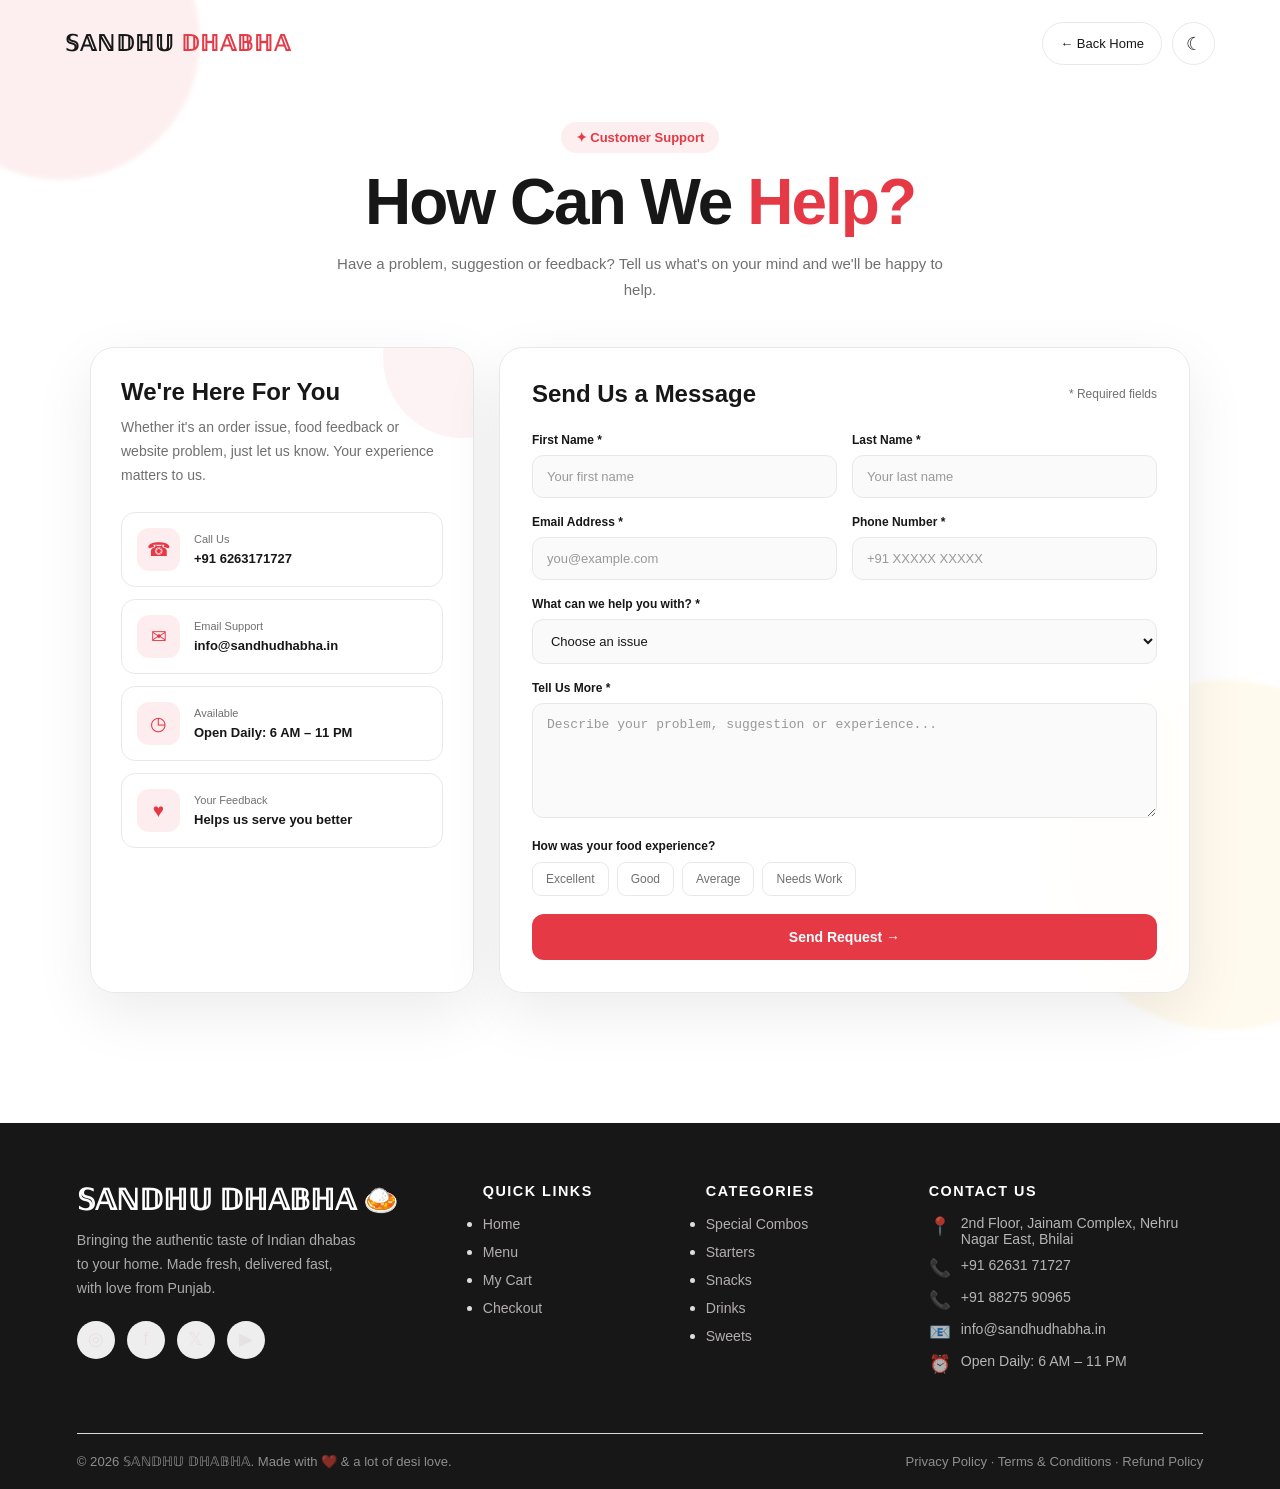
<file: Help.html>
<!DOCTYPE html>
<html lang="en">
<head>
  <meta charset="UTF-8">
  <meta name="viewport" content="width=device-width, initial-scale=1.0">
<!-- SANDHU -->
  <title>Help Center | 𝕊𝔸ℕ𝔻ℍ𝕌 𝔻ℍ𝔸𝔹ℍ𝔸</title>

  <style>
    :root {
      --bg: #ffffff;
      --card: rgba(255, 255, 255, 0.82);
      --text: #171717;
      --muted: #707070;
      --border: #e8e8e8;
      --input: #fafafa;
      --red: #e63946;
      --red-dark: #c92f3b;
      --shadow: 0 20px 60px rgba(0, 0, 0, 0.08);
    }

/* ANMOL SANDHU */
    body.dark {
      --bg: #0d0d0d;
      --card: rgba(25, 25, 25, 0.88);
      --text: #ffffff;
      --muted: #a5a5a5;
      --border: #303030;
      --input: #151515;
      --shadow: 0 20px 60px rgba(0, 0, 0, 0.35);
    }

    * {
      margin: 0;
      padding: 0;
      box-sizing: border-box;
    }

    body {
      font-family: Arial, Helvetica, sans-serif;
      background: var(--bg);
      color: var(--text);
      min-height: 100vh;
      transition: background 0.4s ease, color 0.4s ease;
      overflow-x: hidden;
    }

    /* ================= BACKGROUND ================= */

    .bg-circle {
      position: fixed;
      border-radius: 50%;
      filter: blur(2px);
      pointer-events: none;
      z-index: -1;
      transition: 0.4s;
    }

    .circle-one {
      width: 280px;
      height: 280px;
      background: rgba(230, 57, 70, 0.08);
      top: -100px;
      left: -80px;
    }
/* ANMOL SANDHU */

    .circle-two {
      width: 350px;
      height: 350px;
      background: rgba(255, 180, 0, 0.07);
      right: -120px;
      bottom: -130px;
    }

    /* ================= NAVBAR ================= */

    .topbar {
      max-width: 1200px;
      margin: auto;
      padding: 22px 25px;
      display: flex;
      align-items: center;
      justify-content: space-between;
    }

    .logo {
      font-size: 22px;
      font-weight: 800;
      letter-spacing: 1px;
    }

    .logo span {
      color: var(--red);
    }

    .nav-actions {
      display: flex;
      align-items: center;
      gap: 10px;
    }
/* ANMOL SANDHU */

    .theme-btn,
    .home-btn {
      border: 1px solid var(--border);
      background: var(--card);
      color: var(--text);
      width: 43px;
      height: 43px;
      border-radius: 50%;
      cursor: pointer;
      display: flex;
      align-items: center;
      justify-content: center;
      font-size: 18px;
      transition: 0.3s ease;
      backdrop-filter: blur(10px);
    }

    .home-btn {
      width: auto;
      padding: 0 17px;
      border-radius: 22px;
      font-size: 13px;
      text-decoration: none;
    }

    .theme-btn:hover,
    .home-btn:hover {
      border-color: var(--red);
      color: var(--red);
      transform: translateY(-3px);
      box-shadow: 0 8px 20px rgba(230, 57, 70, 0.12);
    }

    /* ================= MAIN ================= */
/* ANMOL SANDHU */

    .main {
      max-width: 1150px;
      margin: auto;
      padding: 35px 25px 70px;
    }

    .hero {
      text-align: center;
      margin-bottom: 45px;
      animation: fadeUp 0.7s ease;
    }

    .help-badge {
      display: inline-flex;
      align-items: center;
      gap: 7px;
      padding: 8px 15px;
      border-radius: 30px;
      background: rgba(230, 57, 70, 0.08);
      color: var(--red);
      font-size: 13px;
      font-weight: 700;
      margin-bottom: 17px;
    }

    .hero h1 {
      font-size: clamp(38px, 6vw, 64px);
      line-height: 1;
      letter-spacing: -2px;
      margin-bottom: 17px;
    }
/* ANMOL SANDHU */

    .hero h1 span {
      color: var(--red);
    }

    .hero p {
      max-width: 620px;
      margin: auto;
      color: var(--muted);
      line-height: 1.7;
      font-size: 15px;
    }

    /* ================= CONTENT ================= */

    .content {
      display: grid;
      grid-template-columns: 0.75fr 1.35fr;
      gap: 25px;
      align-items: stretch;
    }

    .card {
      background: var(--card);
      border: 1px solid var(--border);
      border-radius: 24px;
      box-shadow: var(--shadow);
      backdrop-filter: blur(15px);
      transition: 0.4s ease;
    }

    .card:hover {
      transform: translateY(-5px);
    }
/* ANMOL SANDHU */

    /* ================= LEFT CARD ================= */

    .support-card {
      padding: 30px;
      position: relative;
      overflow: hidden;
    }

    .support-card::after {
      content: "";
      position: absolute;
      width: 160px;
      height: 160px;
      border-radius: 50%;
      background: rgba(230, 57, 70, 0.06);
      right: -70px;
      top: -70px;
    }

    .support-card h2 {
      font-size: 24px;
      margin-bottom: 10px;
    }

    .support-card > p {
      color: var(--muted);
      font-size: 14px;
      line-height: 1.7;
      margin-bottom: 25px;
    }

    .support-item {
      display: flex;
      align-items: center;
      gap: 14px;
      padding: 15px;
      border: 1px solid var(--border);
      border-radius: 14px;
      margin-bottom: 12px;
      transition: 0.3s ease;
    }
/* ANMOL SANDHU */

    .support-item:hover {
      transform: translateX(6px);
      border-color: rgba(230, 57, 70, 0.4);
      background: rgba(230, 57, 70, 0.04);
    }

    .support-icon {
      width: 43px;
      height: 43px;
      min-width: 43px;
      border-radius: 12px;
      background: rgba(230, 57, 70, 0.09);
      color: var(--red);
      display: flex;
      align-items: center;
      justify-content: center;
      font-size: 19px;
    }

    .support-item small {
      display: block;
      color: var(--muted);
      margin-bottom: 4px;
      font-size: 11px;
    }

    .support-item strong {
      font-size: 13px;
      font-weight: 600;
    }

    /* ================= FORM CARD ================= */

    .form-card {
      padding: 32px;
    }
/* ANMOL SANDHU */

    .form-heading {
      display: flex;
      align-items: center;
      justify-content: space-between;
      margin-bottom: 25px;
    }

    .form-heading h2 {
      font-size: 24px;
    }

    .form-heading span {
      font-size: 12px;
      color: var(--muted);
    }

    .form-row {
      display: grid;
      grid-template-columns: 1fr 1fr;
      gap: 15px;
    }

    .field {
      margin-bottom: 17px;
    }

    .field label {
      display: block;
      font-size: 12px;
      font-weight: 700;
      margin-bottom: 8px;
      color: var(--text);
    }

    .field input,
    .field select,
    .field textarea {
      width: 100%;
      border: 1px solid var(--border);
      background: var(--input);
      color: var(--text);
      padding: 13px 14px;
      border-radius: 11px;
      outline: none;
      font-size: 13px;
      transition: 0.3s ease;
    }
/* ANMOL SANDHU */

    .field input::placeholder,
    .field textarea::placeholder {
      color: #999;
    }

    .field input:focus,
    .field select:focus,
    .field textarea:focus {
      border-color: var(--red);
      box-shadow: 0 0 0 4px rgba(230, 57, 70, 0.08);
      transform: translateY(-1px);
    }

    .field textarea {
      min-height: 115px;
      resize: vertical;
    }

    /* ================= FEEDBACK ================= */
/* ANMOL SANDHU */

    .rating-title {
      font-size: 12px;
      font-weight: 700;
      margin-bottom: 9px;
    }

    .rating {
      display: flex;
      gap: 8px;
      margin-bottom: 18px;
    }

    .rating label {
      cursor: pointer;
    }

    .rating input {
      display: none;
    }

    .rating span {
      display: block;
      padding: 9px 13px;
      border: 1px solid var(--border);
      border-radius: 9px;
      color: var(--muted);
      font-size: 12px;
      transition: 0.3s ease;
    }

    .rating label:hover span,
    .rating input:checked + span {
      background: var(--red);
      color: #fff;
      border-color: var(--red);
      transform: translateY(-2px);
    }

    /* ================= BUTTON ================= */

    .submit-btn {
      position: relative;
      width: 100%;
      border: none;
      padding: 15px;
      border-radius: 12px;
      background: var(--red);
      color: white;
      font-size: 14px;
      font-weight: 700;
      cursor: pointer;
      overflow: hidden;
      transition: 0.35s ease;
    }

    .submit-btn::before {
      content: "";
      position: absolute;
      width: 0;
      height: 100%;
      left: 50%;
      top: 0;
      background: var(--red-dark);
      transition: 0.35s ease;
      z-index: 0;
    }

    .submit-btn:hover::before {
      width: 100%;
      left: 0;
    }

    .submit-btn span {
      position: relative;
      z-index: 1;
    }

    .submit-btn:hover {
      transform: translateY(-3px);
      box-shadow: 0 12px 25px rgba(230, 57, 70, 0.25);
    }

    /* ================= FOOTER ================= */
/* ANMOL SANDHU */

    .footer-note {
      text-align: center;
      margin-top: 28px;
      color: var(--muted);
      font-size: 12px;
    }

    /* ================= ANIMATION ================= */

    @keyframes fadeUp {
      from {
        opacity: 0;
        transform: translateY(20px);
      }

      to {
        opacity: 1;
        transform: translateY(0);
      }
    }

    .support-card,
    .form-card {
      animation: fadeUp 0.8s ease;
    }

    /* ================= MOBILE ================= */

    @media (max-width: 800px) {

      .content {
        grid-template-columns: 1fr;
      }

      .topbar {
        padding: 18px;
      }

      .main {
        padding: 25px 18px 50px;
      }

      .form-row {
        grid-template-columns: 1fr;
        gap: 0;
      }

      .hero {
        margin-bottom: 30px;
      }

      .hero h1 {
        letter-spacing: -1px;
      }

      .support-card,
      .form-card {
        padding: 23px;
      }
    }

    @media (max-width: 450px) {

      .logo {
        font-size: 17px;
      }

      .home-btn {
        display: none;
      }

      .rating {
        flex-wrap: wrap;
      }
    }




/* ---- FOOTER ---- */



footer {
  background: var(--text);
  color: rgba(255,255,255,0.85);
  padding: 60px 6% 0;
  margin-top: 60px;
}
.footer-grid {
  display: grid;
  grid-template-columns: 2fr 1fr 1fr 1.5fr;
  gap: 40px;
  padding-bottom: 48px;
  border-bottom: 1px solid rgb(225, 218, 218);
}
.footer-brand .brand-name {
  font-family: 'Playfair Display', serif;
  font-size: 1.8rem;
  font-weight: 900;
  color: #fff;
  margin-bottom: 12px;
}
.footer-brand .brand-name span { color: var(--accent); }
.footer-brand p { font-size: 0.88rem; line-height: 1.7; opacity: 0.75; max-width: 280px; }

.footer-col h4 { font-size: 0.9rem; font-weight: 700; color: #fff; text-transform: uppercase; letter-spacing: 1.5px; margin-bottom: 16px; }
.footer-col ul li { margin-bottom: 10px; }
.footer-col ul li a { font-size: 0.88rem; opacity: 0.75; transition: var(--transition); }
.footer-col ul li a:hover { opacity: 1; color: var(--accent); }

.footer-contact li {
  display: flex;
  gap: 10px;
  align-items: flex-start;
  margin-bottom: 12px;
  font-size: 0.88rem;
  opacity: 0.8;
}
.footer-contact li .icon { font-size: 1.1rem; flex-shrink: 0; margin-top: 1px; }

.social-links { display: flex; gap: 12px; margin-top: 20px; }
.social-link {
  width: 38px; height: 38px;
  border-radius: 50%;
  background: rgb(239, 238, 238);
  display: flex;
  align-items: center;
  justify-content: center;
  font-size: 1.1rem;
  transition: var(--transition);
}
.social-link:hover { background: var(--primary); transform: translateY(-3px); }

.footer-bottom {
  padding: 20px 0;
  display: flex;
  justify-content: space-between;
  align-items: center;
  font-size: 0.82rem;
  opacity: 0.6;
  flex-wrap: wrap;
  gap: 10px;
}



footer a {
  color: #e8e1e1;
  text-decoration: none;
}

footer a:hover {
  color: #eee9ea;
}

  </style>
</head>

<body>

  <!-- Background Effects -->
  <div class="bg-circle circle-one"></div>
  <div class="bg-circle circle-two"></div>


  <!-- NAVBAR -->
  <header class="topbar">

    <div class="logo">
      𝕊𝔸ℕ𝔻ℍ𝕌 <span>𝔻ℍ𝔸𝔹ℍ𝔸</span>
    </div>

    <div class="nav-actions">

      <a href="index.html" class="home-btn">
        ← Back Home
      </a>

      <button class="theme-btn" id="themeBtn" aria-label="Toggle theme">
        ☾
      </button>

    </div>

  </header>


  <!-- MAIN -->
  <main class="main">

    <!-- HERO -->
    <section class="hero">

      <div class="help-badge">
        ✦ Customer Support
      </div>

      <h1>
        How Can We <span>Help?</span>
      </h1>

      <p>
        Have a problem, suggestion or feedback?
        Tell us what's on your mind and we'll be happy to help.
      </p>

    </section>


    <!-- CONTENT -->
    <section class="content">


      <!-- SUPPORT INFO -->
      <div class="card support-card">

        <h2>We're Here For You</h2>

        <p>
          Whether it's an order issue, food feedback or website problem,
          just let us know. Your experience matters to us.
        </p>


        <div class="support-item">

          <div class="support-icon">☎</div>

          <div>
            <small>Call Us</small>
            <strong>+91 6263171727</strong>
          </div>

        </div>


        <div class="support-item">

          <div class="support-icon">✉</div>

          <div>
            <small>Email Support</small>
            <strong>info@sandhudhabha.in</strong>
          </div>

        </div>
<!-- SANDHU -->

        <div class="support-item">

          <div class="support-icon">◷</div>

          <div>
            <small>Available</small>
            <strong>Open Daily: 6 AM – 11 PM</strong>
          </div>

        </div>


        <div class="support-item">

          <div class="support-icon">♥</div>

          <div>
            <small>Your Feedback</small>
            <strong>Helps us serve you better</strong>
          </div>

        </div>

      </div>


      <!-- FORM -->
      <div class="card form-card">

        <div class="form-heading">

          <h2>Send Us a Message</h2>

          <span>* Required fields</span>

        </div>

<!-- SANDHU -->
        <form id="helpForm">

          <div class="form-row">

            <div class="field">
              <label>First Name *</label>
              <input
                type="text"
                placeholder="Your first name"
                required>
            </div>

            <div class="field">
              <label>Last Name *</label>
              <input
                type="text"
                placeholder="Your last name"
                required>
            </div>

          </div>


          <div class="form-row">

            <div class="field">
              <label>Email Address *</label>
              <input
                type="email"
                placeholder="you@example.com"
                required>
            </div>

            <div class="field">
              <label>Phone Number *</label>
              <input
                type="tel"
                placeholder="+91 XXXXX XXXXX"
                required>
            </div>

          </div>

<!-- SANDHU -->
          <div class="field">

            <label>What can we help you with? *</label>

            <select required>

              <option value="">Choose an issue</option>
              <option>Order Problem</option>
              <option>Payment Problem</option>
              <option>Food Quality</option>
              <option>Delivery Problem</option>
              <option>Website Problem</option>
              <option>Suggestion</option>
              <option>Other</option>

            </select>

          </div>


          <div class="field">

            <label>Tell Us More *</label>

            <textarea
              placeholder="Describe your problem, suggestion or experience..."
              required></textarea>

          </div>


          <div class="rating-title">
            How was your food experience?
          </div>

          <div class="rating">

            <label>
              <input type="radio" name="rating" value="Excellent">
              <span>Excellent</span>
            </label>
<!-- SANDHU -->
            <label>
              <input type="radio" name="rating" value="Good">
              <span>Good</span>
            </label>

            <label>
              <input type="radio" name="rating" value="Average">
              <span>Average</span>
            </label>

            <label>
              <input type="radio" name="rating" value="Poor">
              <span>Needs Work</span>
            </label>

          </div>


          <button type="submit" class="submit-btn">
            <span>Send Request →</span>
          </button>

        </form>

      </div>

    </section>
  </main>

<!-- !-- Footer -->
  <footer>
    <div class="footer-grid">
      <div class="footer-brand">
        <div class="brand-name">𝕊𝔸ℕ𝔻ℍ𝕌 <span>𝔻ℍ𝔸𝔹ℍ𝔸</span> 🍛</div>
        <p>Bringing the authentic taste of Indian dhabas to your home. Made fresh, delivered fast, with love from Punjab.</p>

        <!-- SANDHU -->
        <div class="social-links">
  <a class="social-link" href="https://www.instagram.com/" target="_blank" rel="noopener noreferrer" aria-label="Instagram">◎</a>

  <a class="social-link" href="https://www.facebook.com/" target="_blank" rel="noopener noreferrer" aria-label="Facebook">f</a>

  <a class="social-link" href="https://twitter.com/" target="_blank" rel="noopener noreferrer" aria-label="Twitter">𝕏</a>

  <a class="social-link" href="https://www.youtube.com/" target="_blank" rel="noopener noreferrer" aria-label="YouTube">▶</a>
</div>
      </div>


      <div class="footer-col">
        <h4>Quick Links</h4>
        <ul>
          <li><a href="index.html">Home</a></li>
          <li><a href="menu.html">Menu</a></li>
          <li><a href="cart.html">My Cart</a></li>
          <li><a href="checkout.html">Checkout</a></li>
        </ul>


      </div> 
      <div class="footer-col">


       <h4>Categories</h4>
<ul>
  <li><a href="#">Special Combos</a></li>
    <li><a href="#">Starters</a></li>
  <li><a href="#">Snacks</a></li>
  <li><a href="#">Drinks</a></li>
  <li><a href="#">Sweets</a></li>
</ul>


<!-- SANDHU -->
      </div> 
      <div class="footer-col">
        <h4>Contact Us</h4>
        <ul class="footer-contact">
          <li><span class="icon">📍</span> 2nd Floor, Jainam Complex, Nehru Nagar East, Bhilai</li>
          <li><span class="icon">📞</span> +91 62631 71727</li>
          <li><span class="icon">📞</span> +91 88275 90965</li>
          <li><span class="icon">📧</span> info@sandhudhabha.in</li>
          <li><span class="icon">⏰</span> Open Daily: 6 AM – 11 PM</li>
        </ul>
      </div>
    </div>
    <div class="footer-bottom">
<span>© 2026 𝕊𝔸ℕ𝔻ℍ𝕌 𝔻ℍ𝔸𝔹ℍ𝔸. Made with ❤️ & a lot of desi love.</span>
<span>Privacy Policy · Terms & Conditions · Refund Policy</span>
    </div>
  </footer>

  <script src="script.js"></script>
</body>
</html>













  <!-- DARK / LIGHT MODE -->
  <script>
// SANDHU
    const themeBtn = document.getElementById("themeBtn");

    const savedTheme = localStorage.getItem("sandhuTheme");

    if (savedTheme === "dark") {
      document.body.classList.add("dark");
      themeBtn.textContent = "☀";
    }

    themeBtn.addEventListener("click", () => {

      document.body.classList.toggle("dark");

      const isDark = document.body.classList.contains("dark");

      themeBtn.textContent = isDark ? "☀" : "☾";

      localStorage.setItem(
        "sandhuTheme",
        isDark ? "dark" : "light"
      );

    });


    /* Demo Submit */

    document.getElementById("helpForm").addEventListener("submit", function(e) {

      e.preventDefault();

      alert("Thank you! Your request has been received. ❤️");

      this.reset();
    });



  </script>
</body>
</html>
</file>
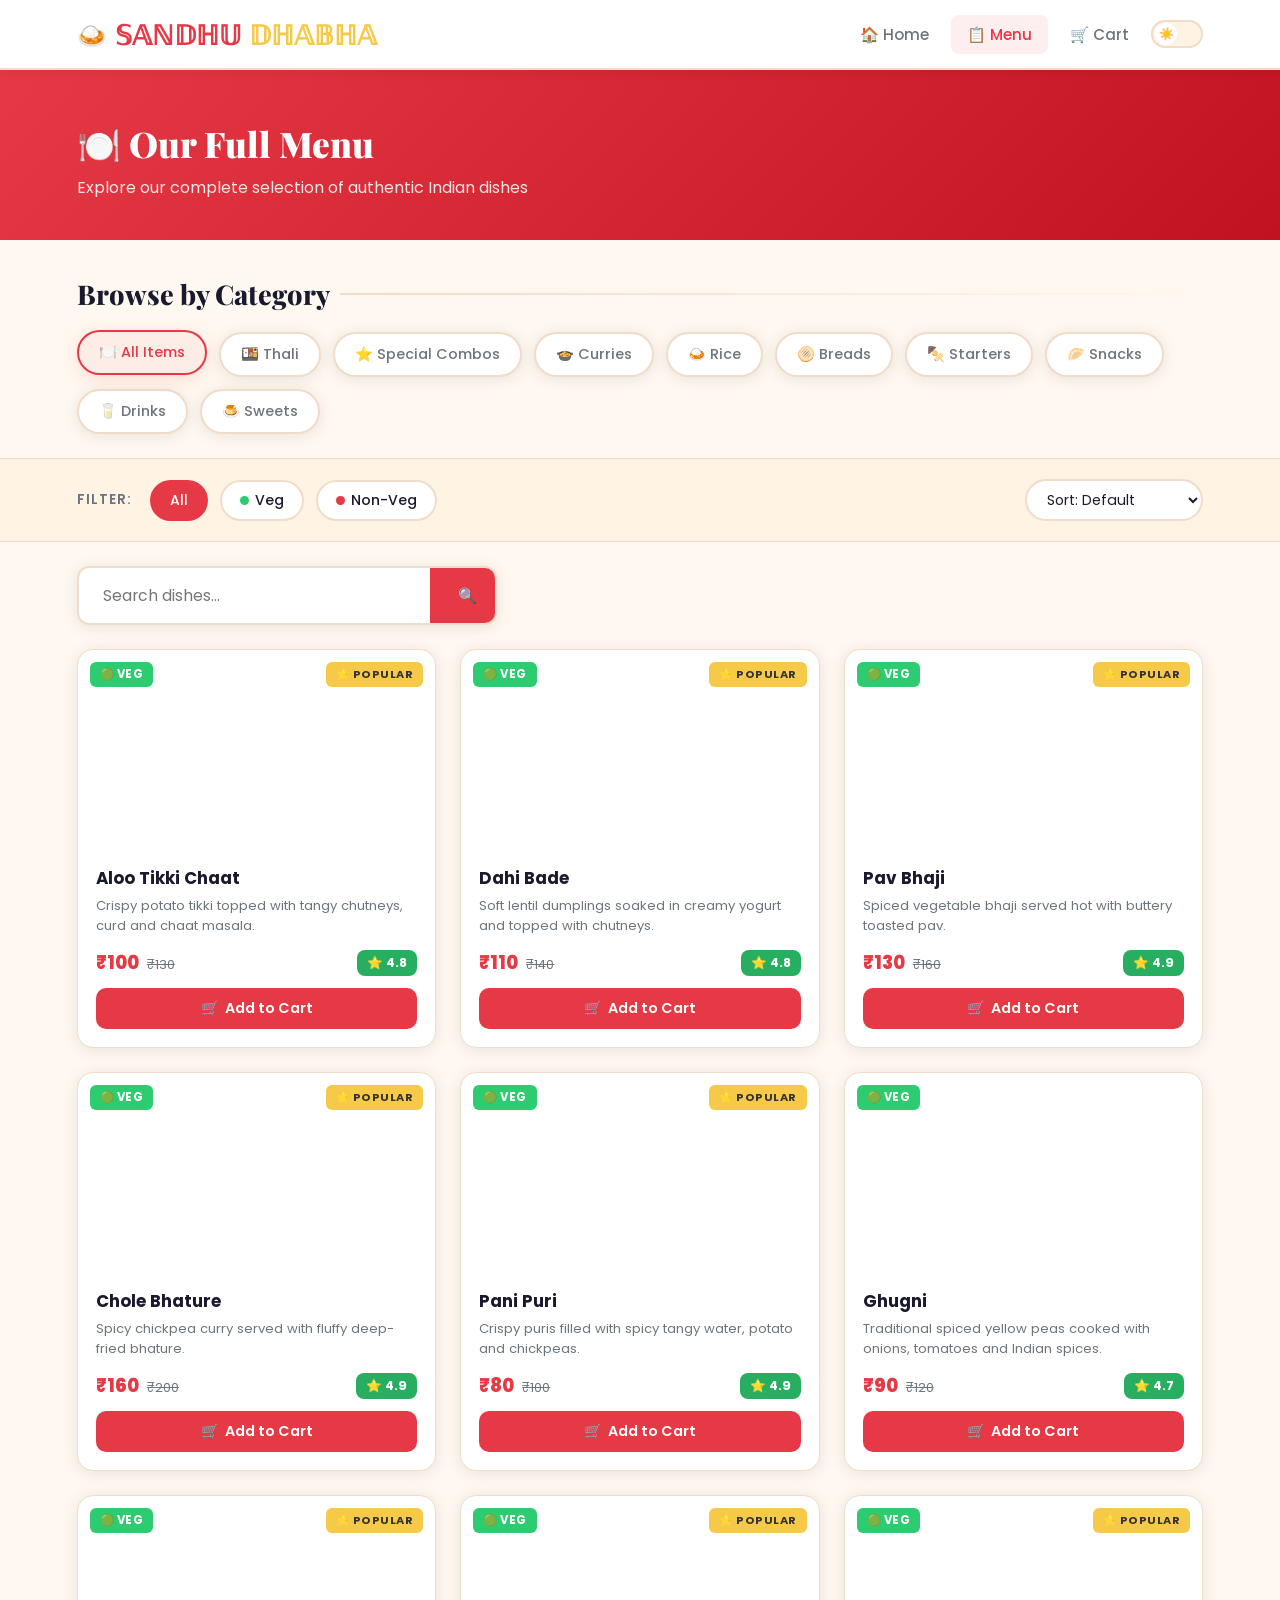
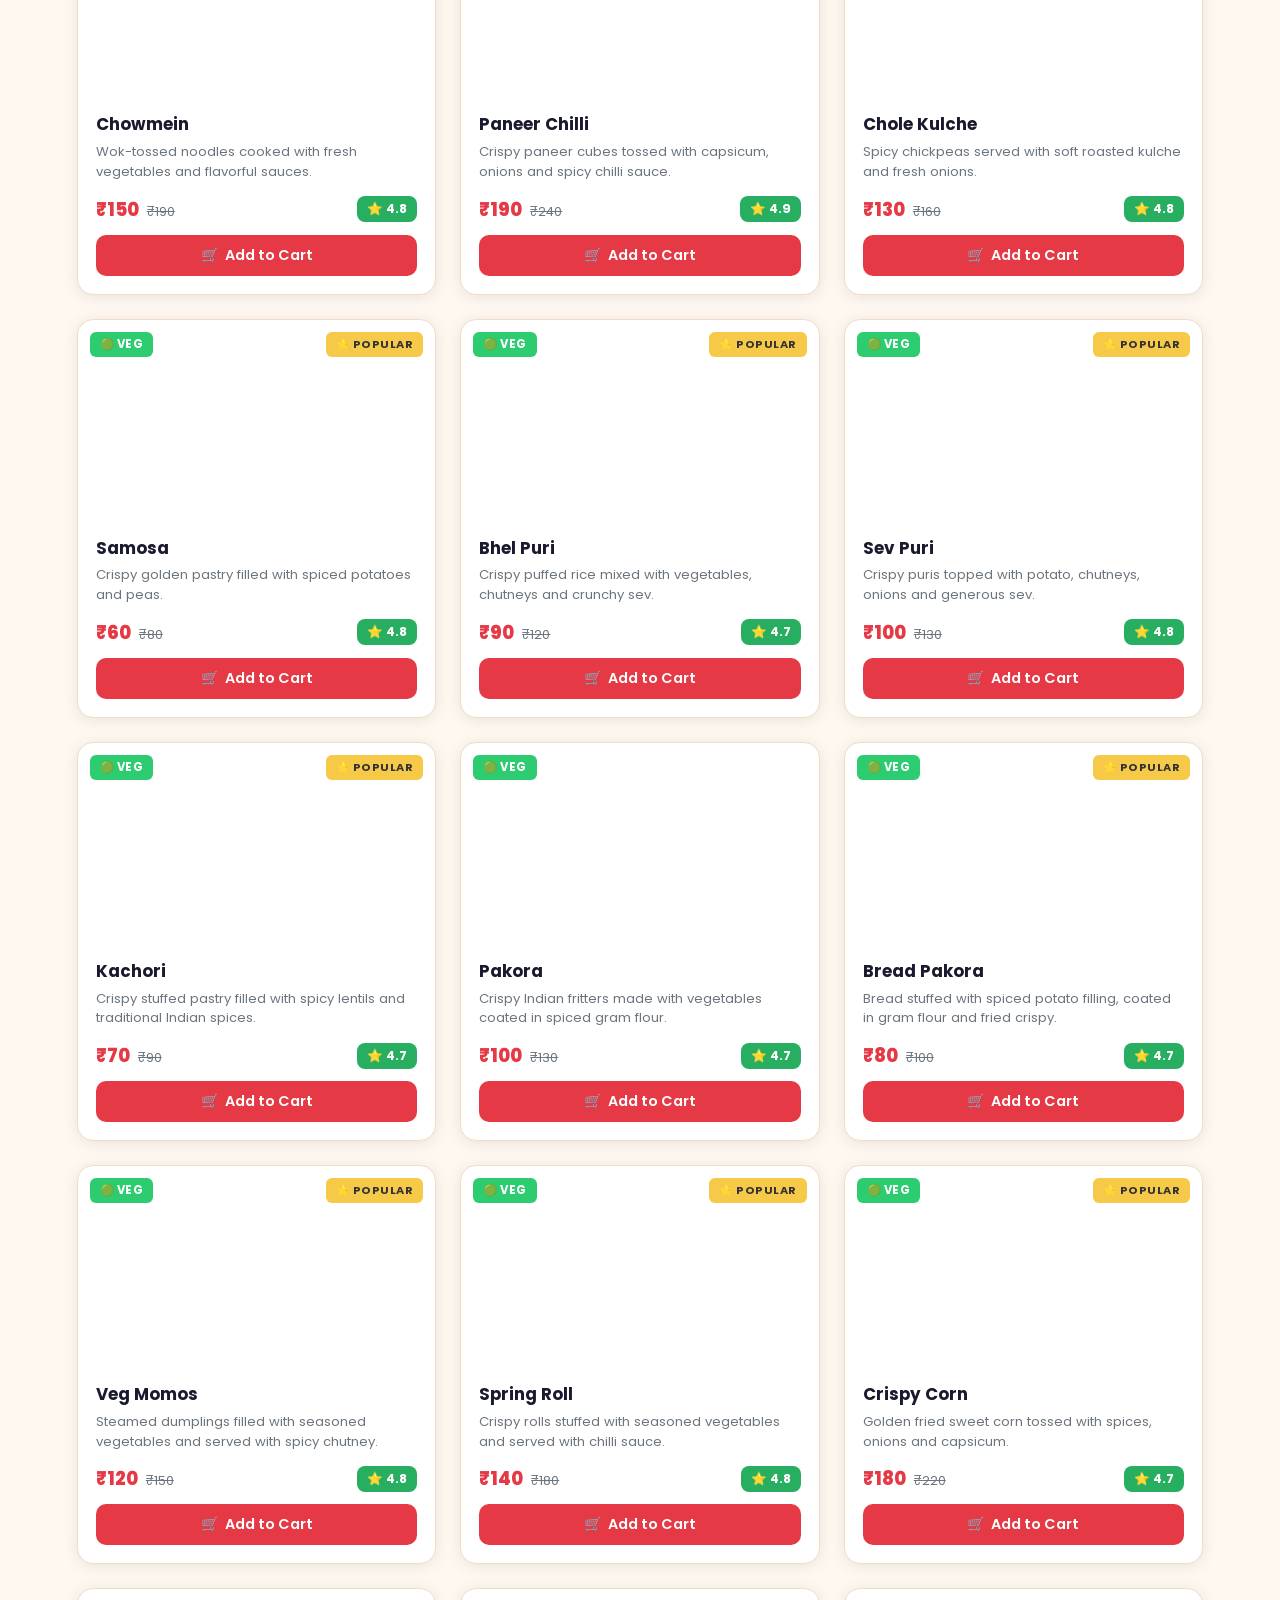
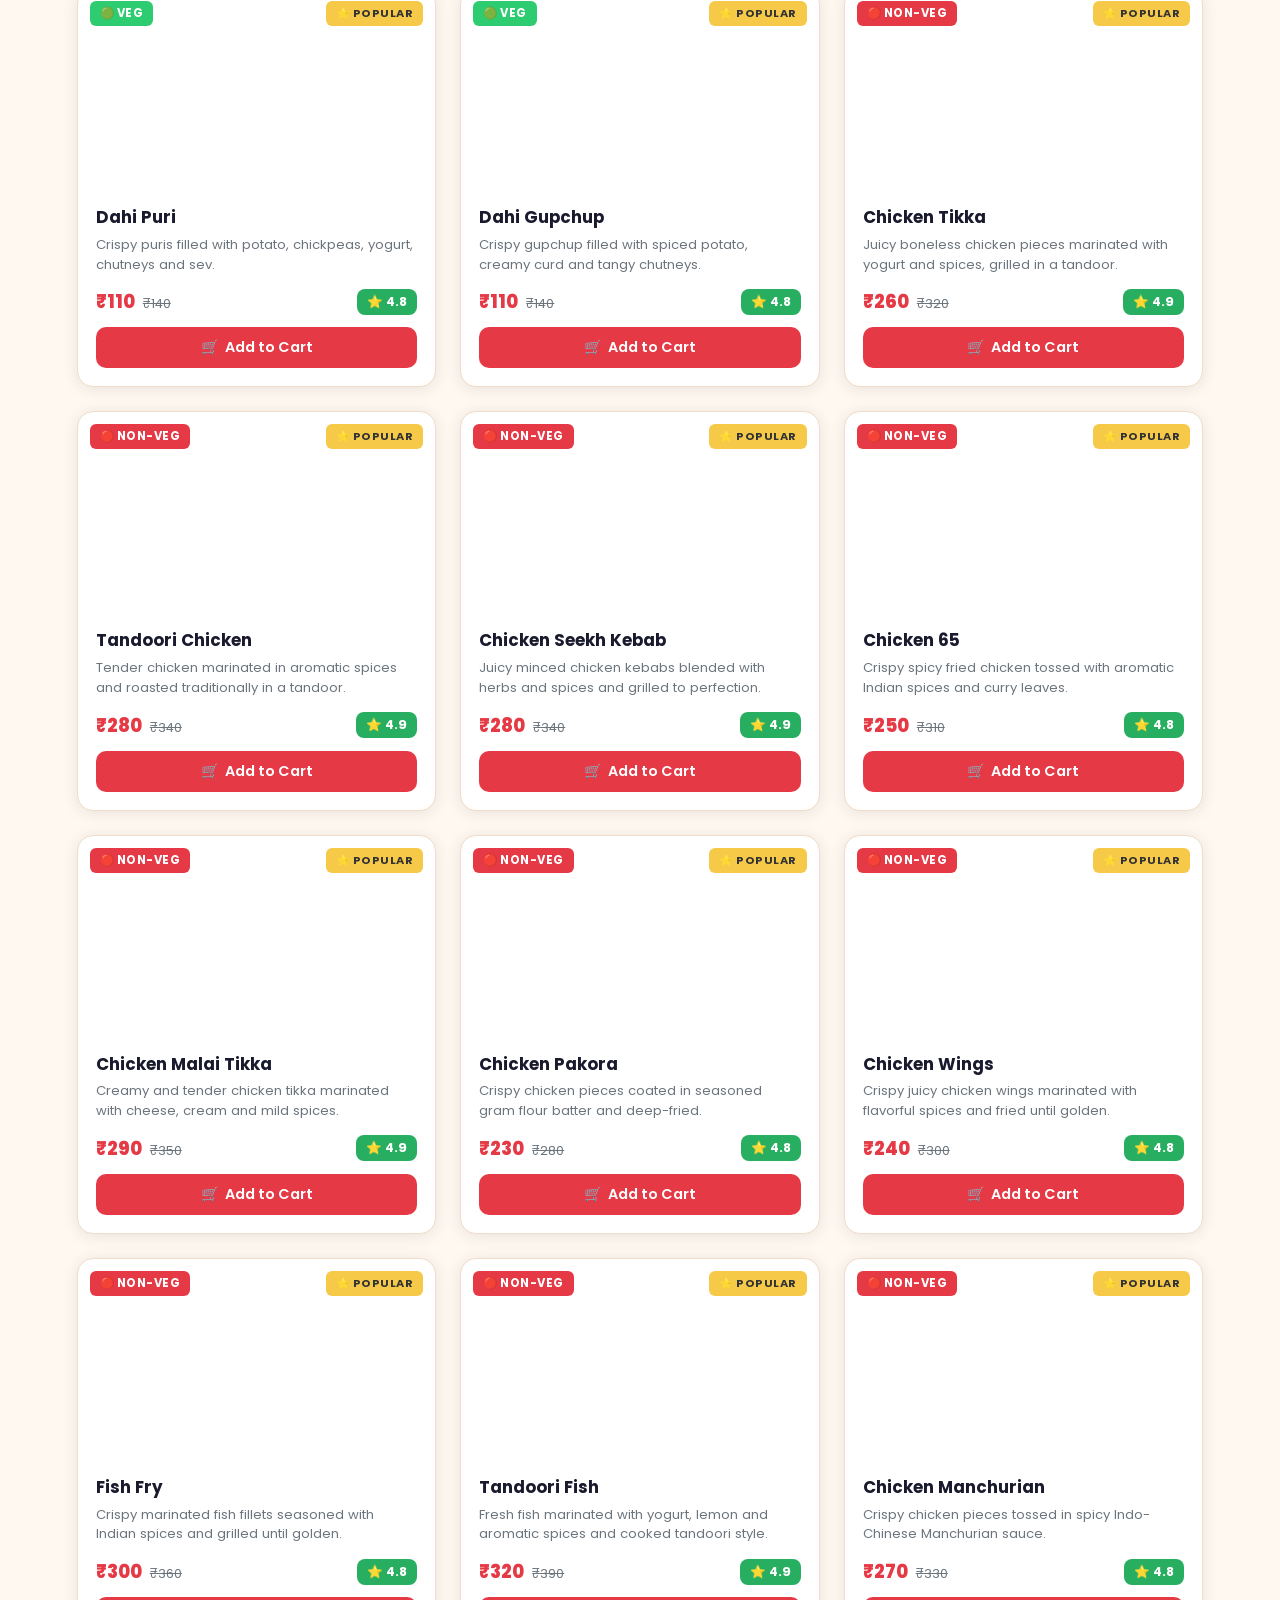
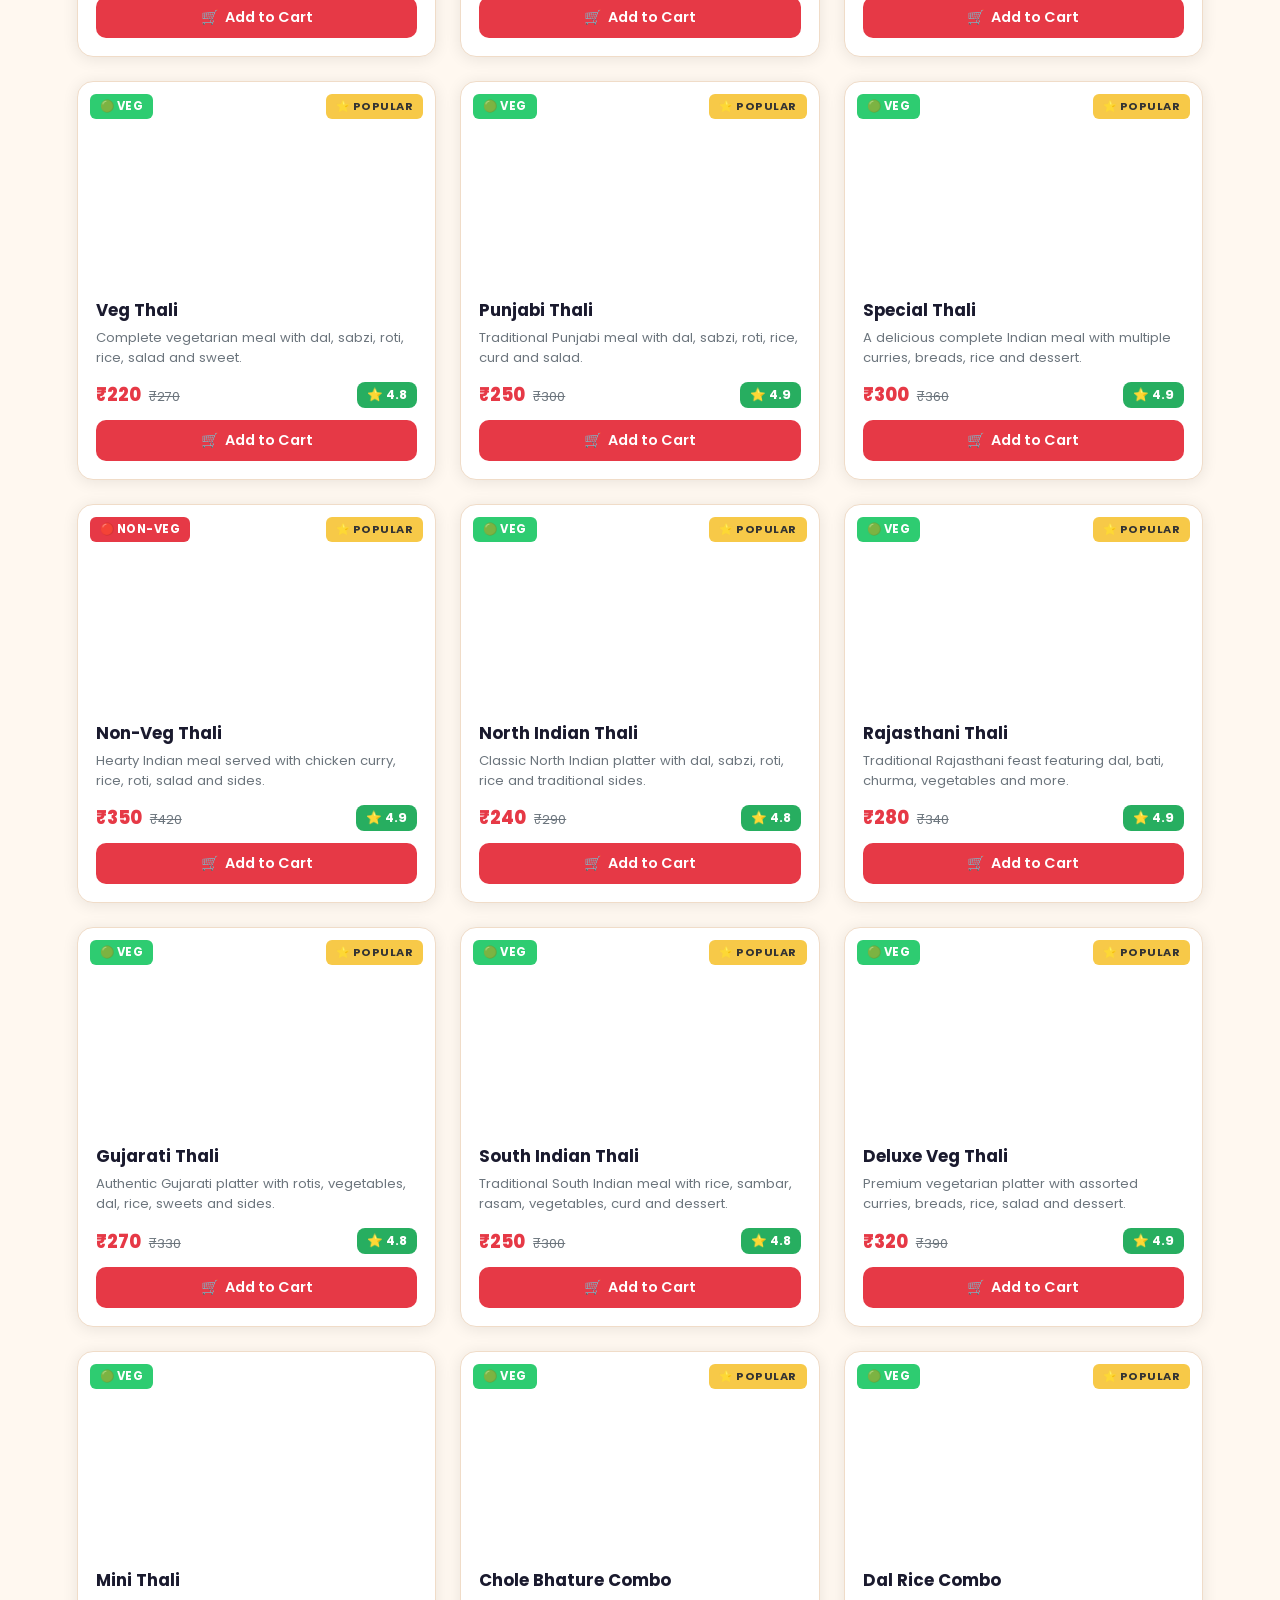
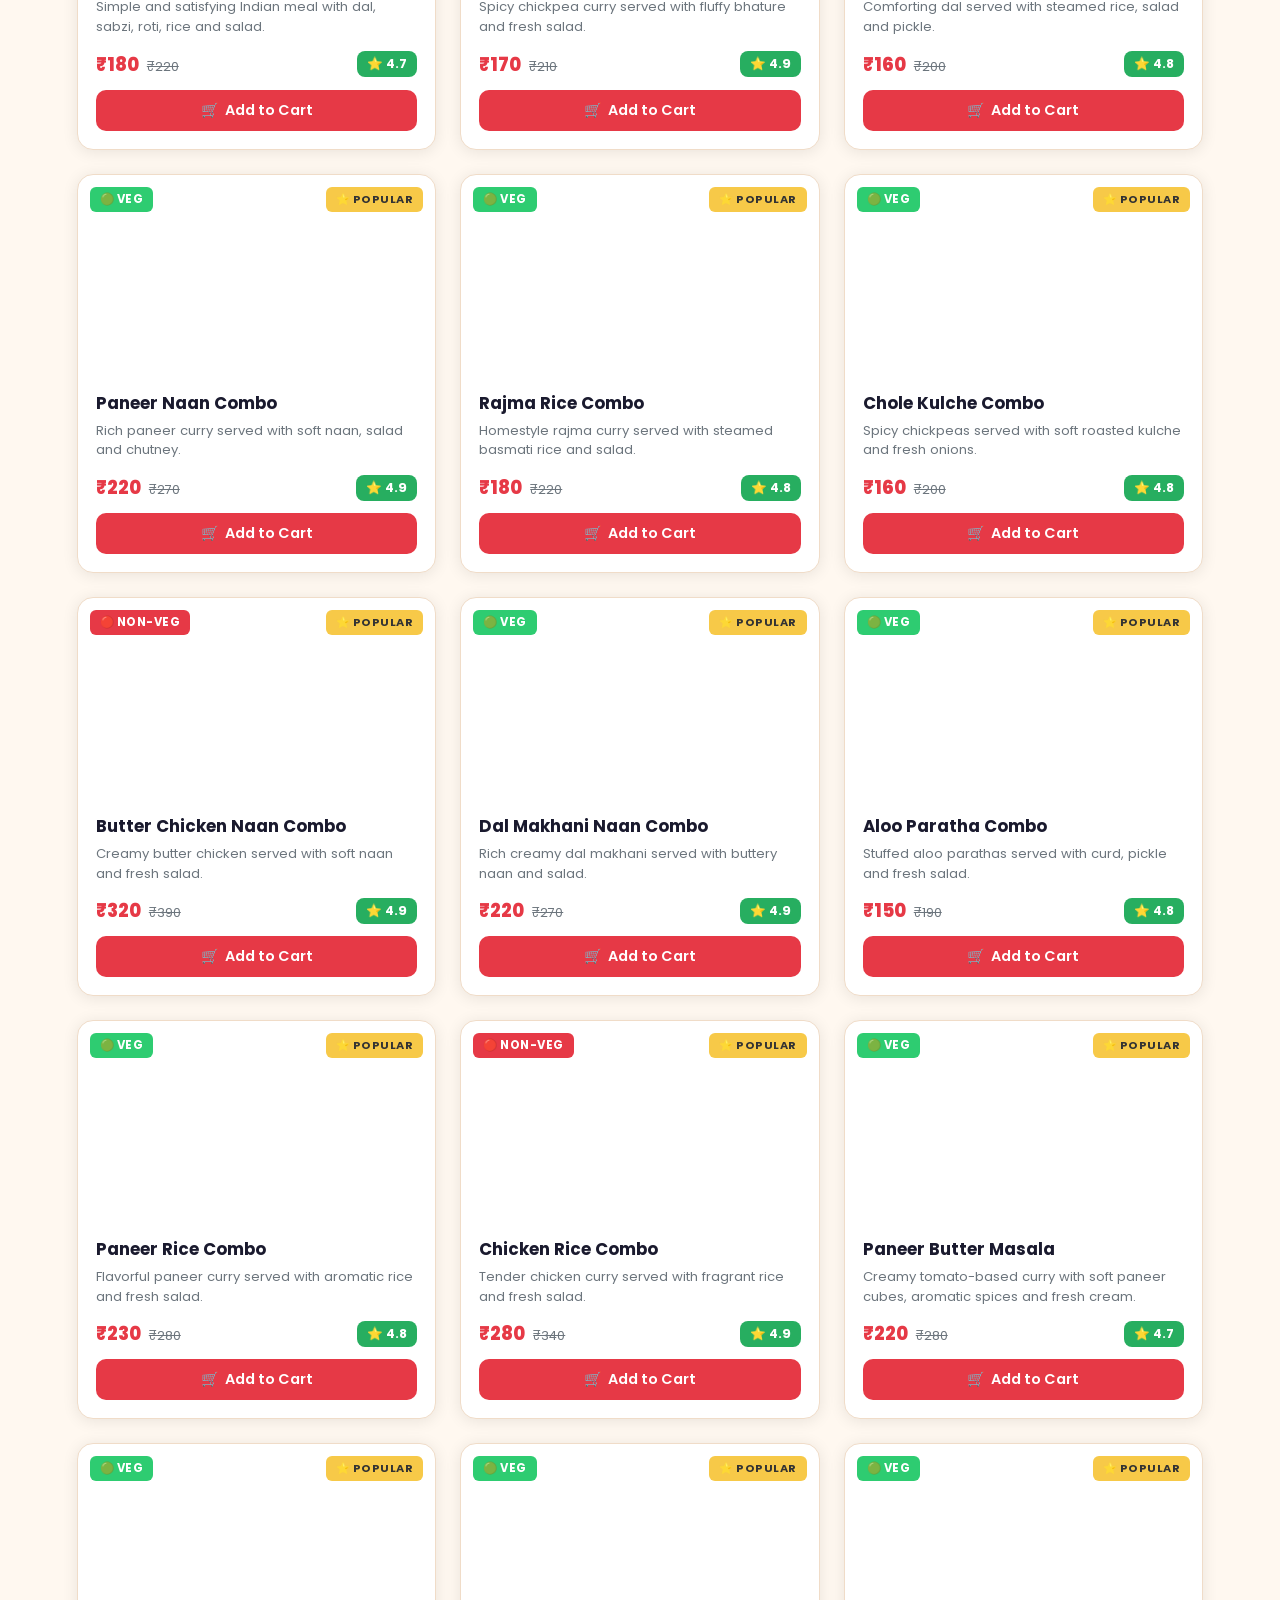
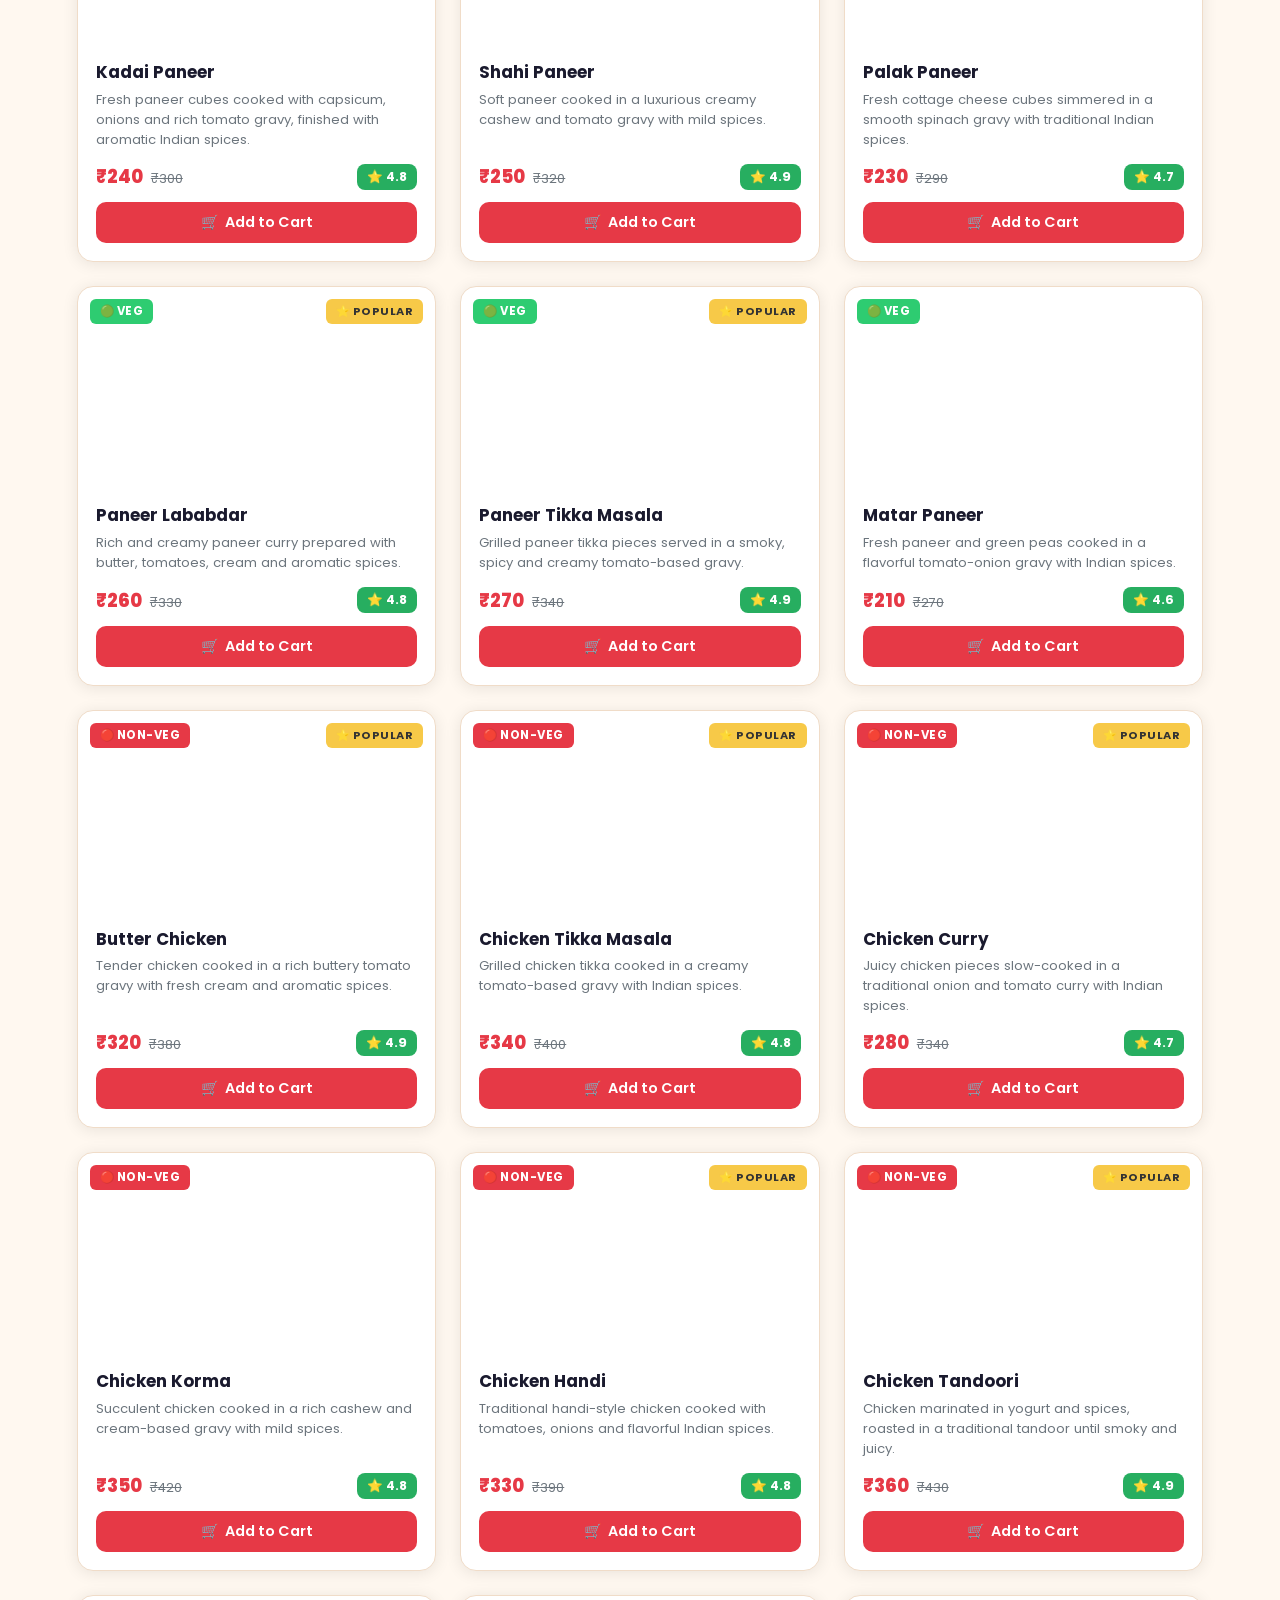
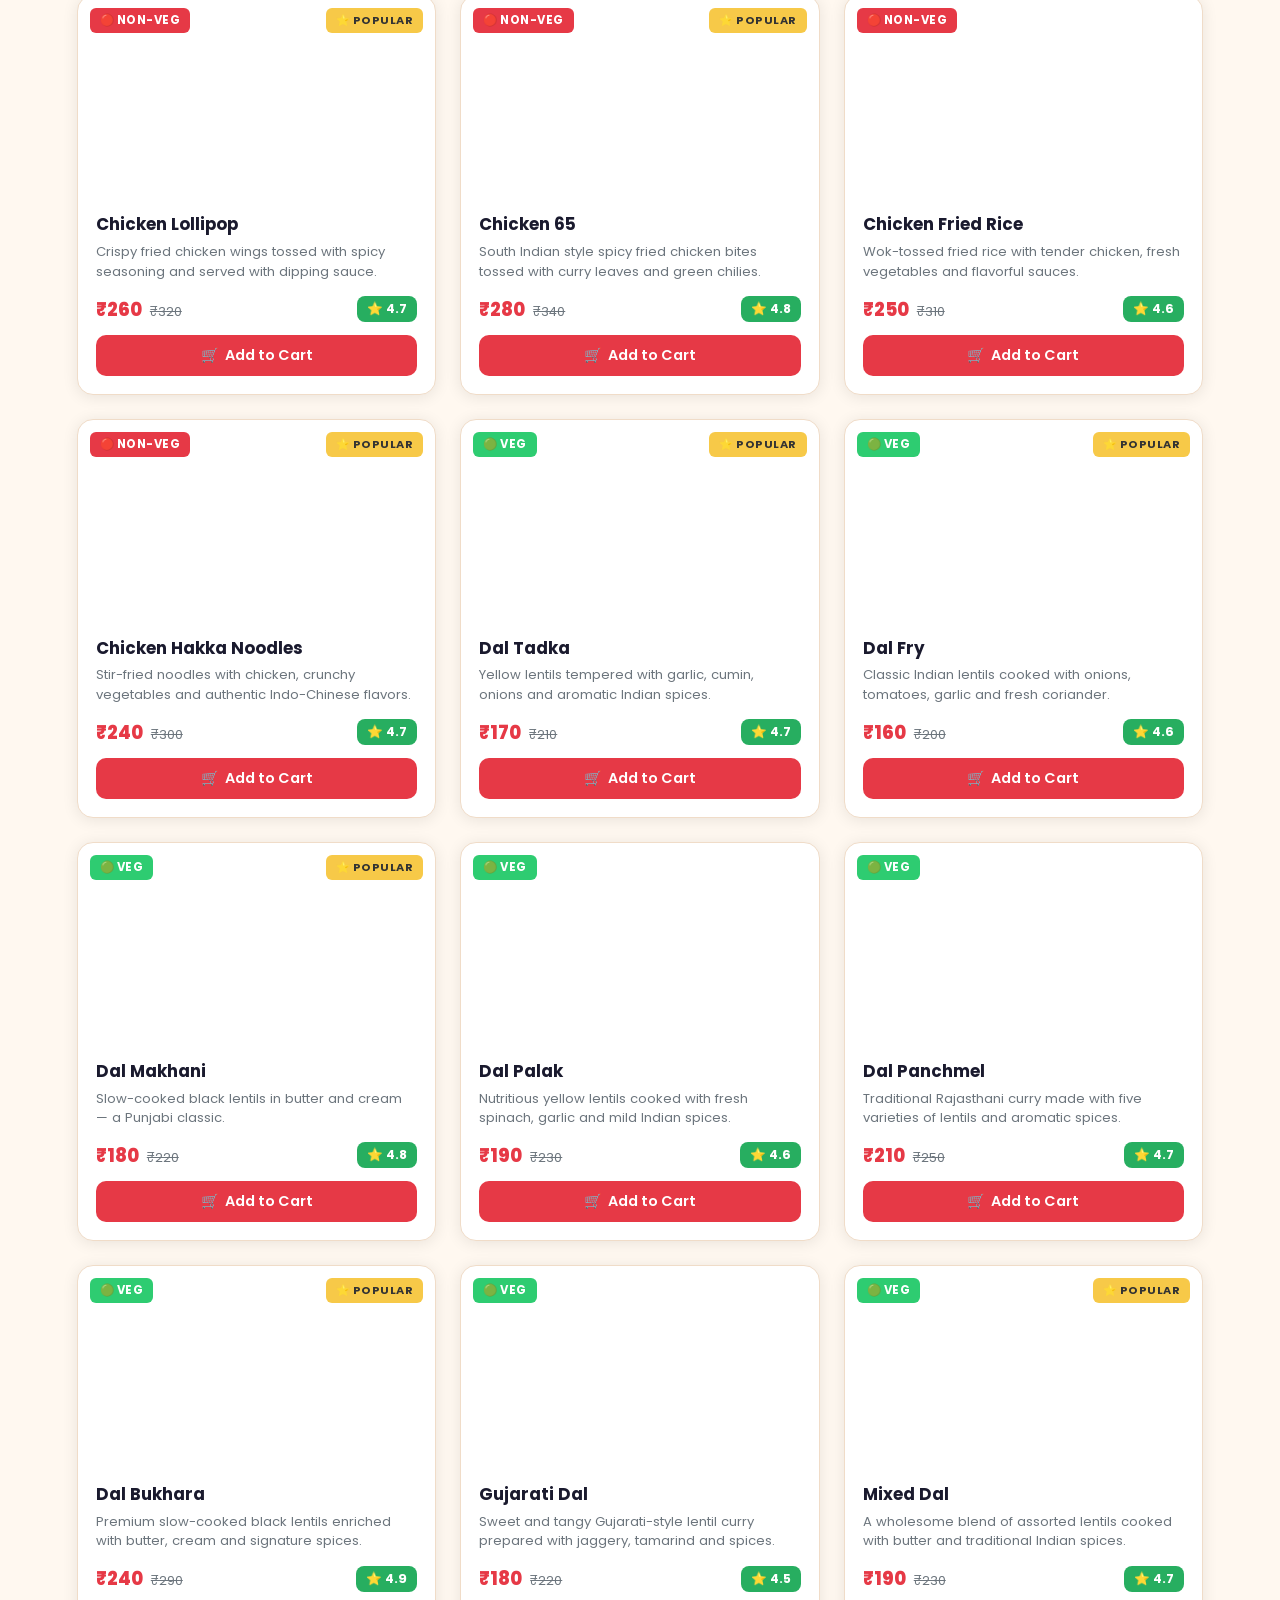
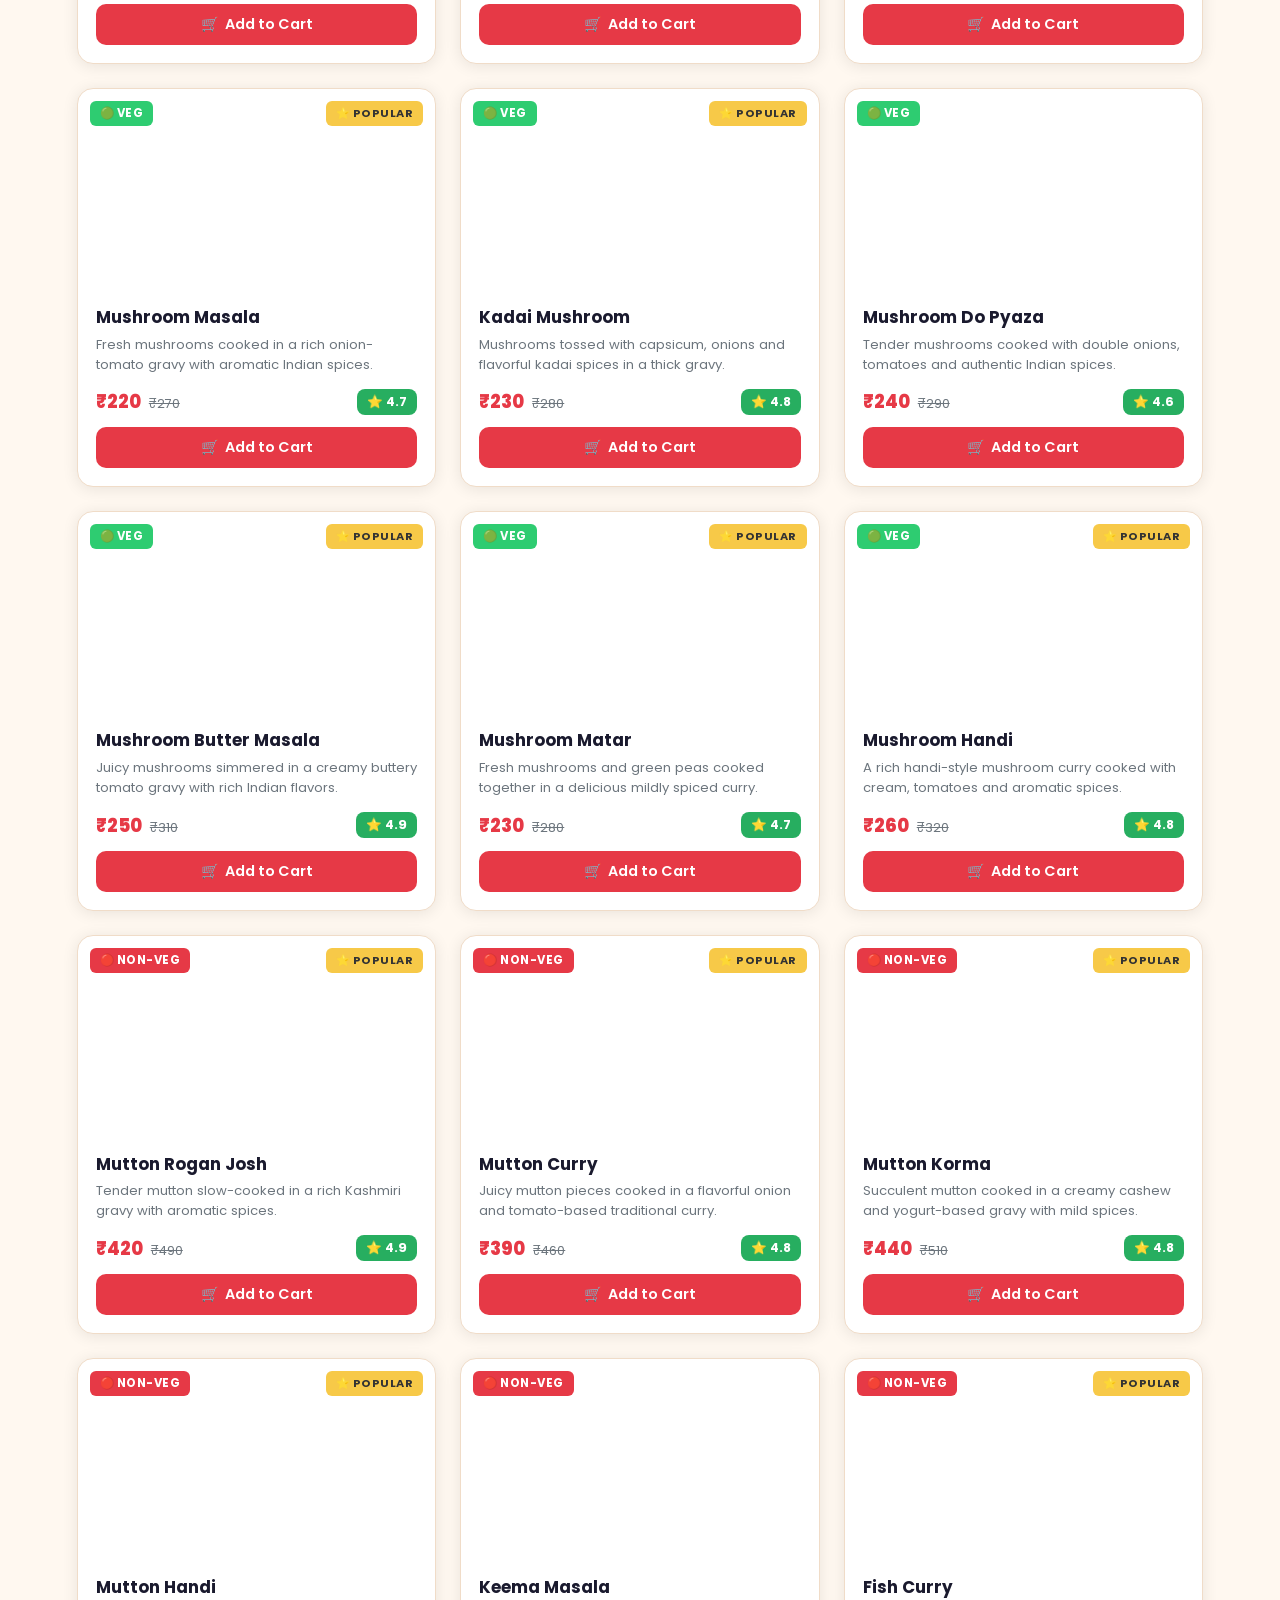
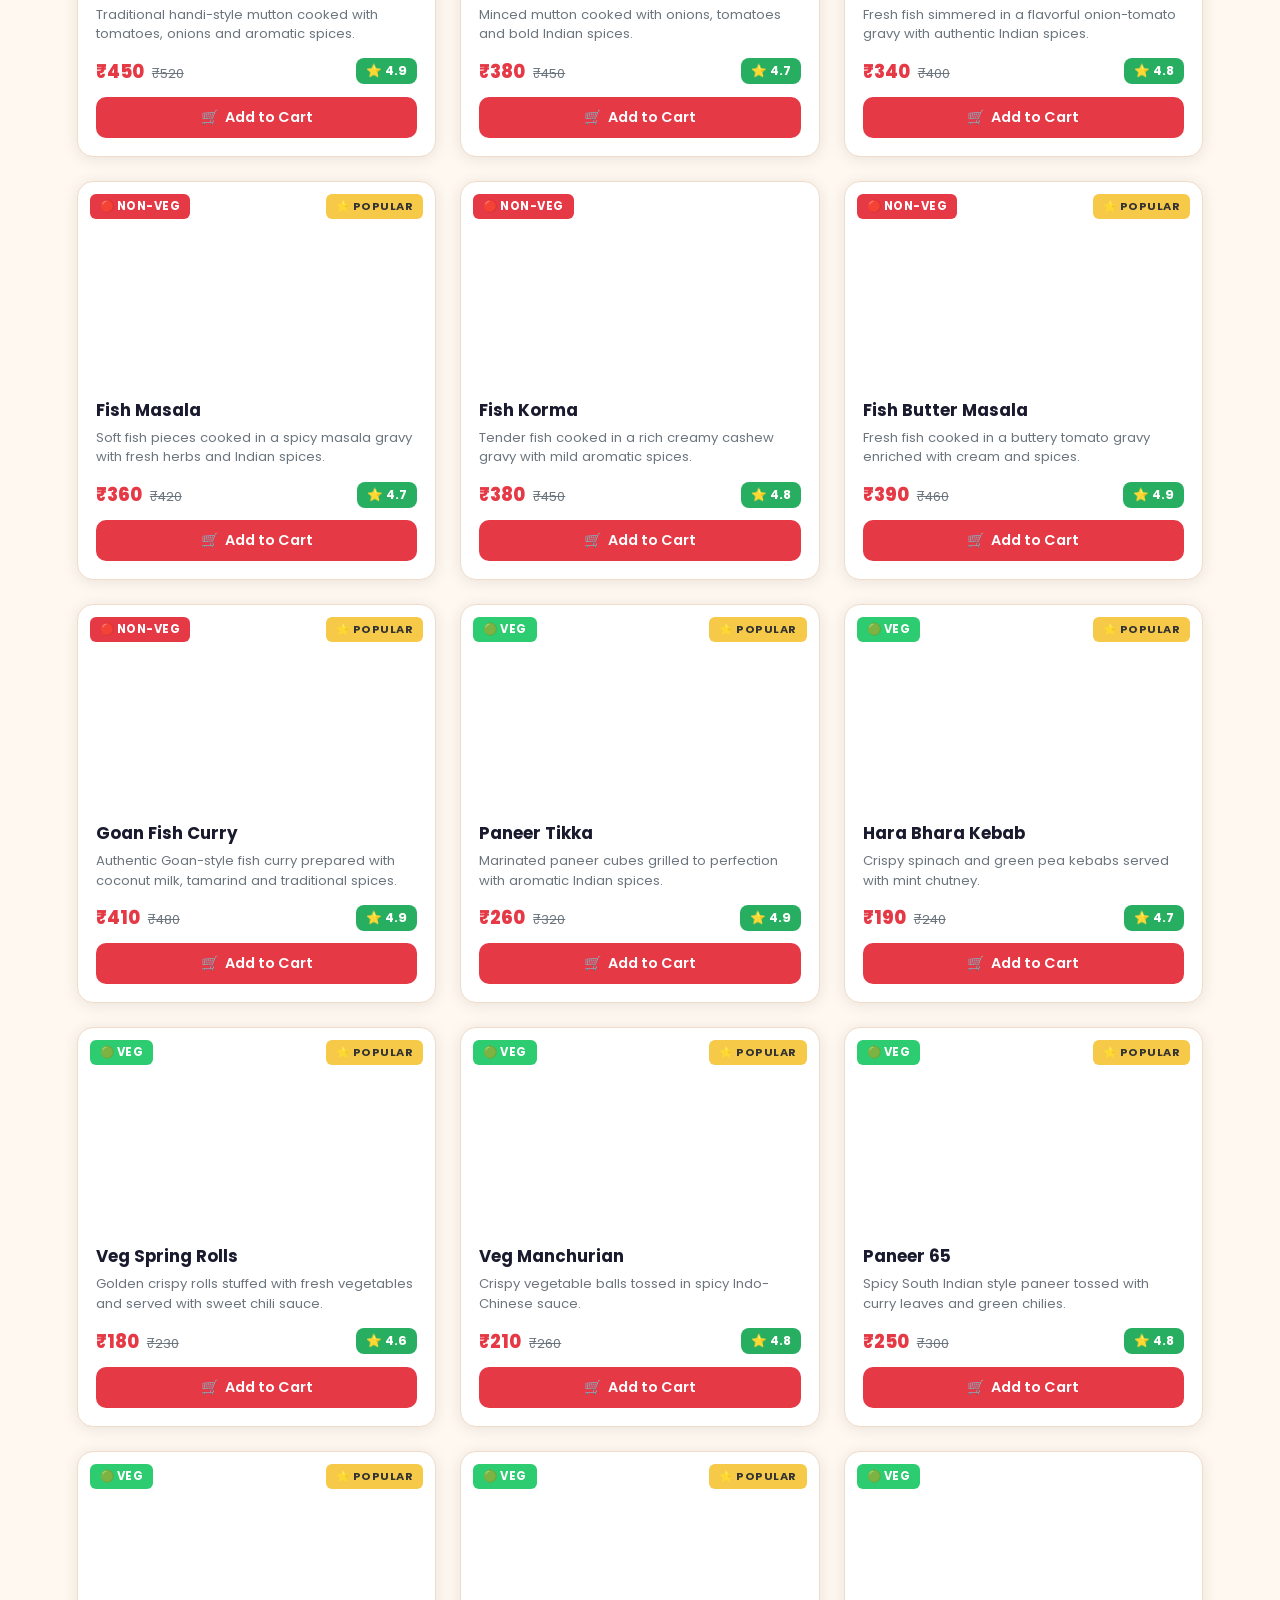
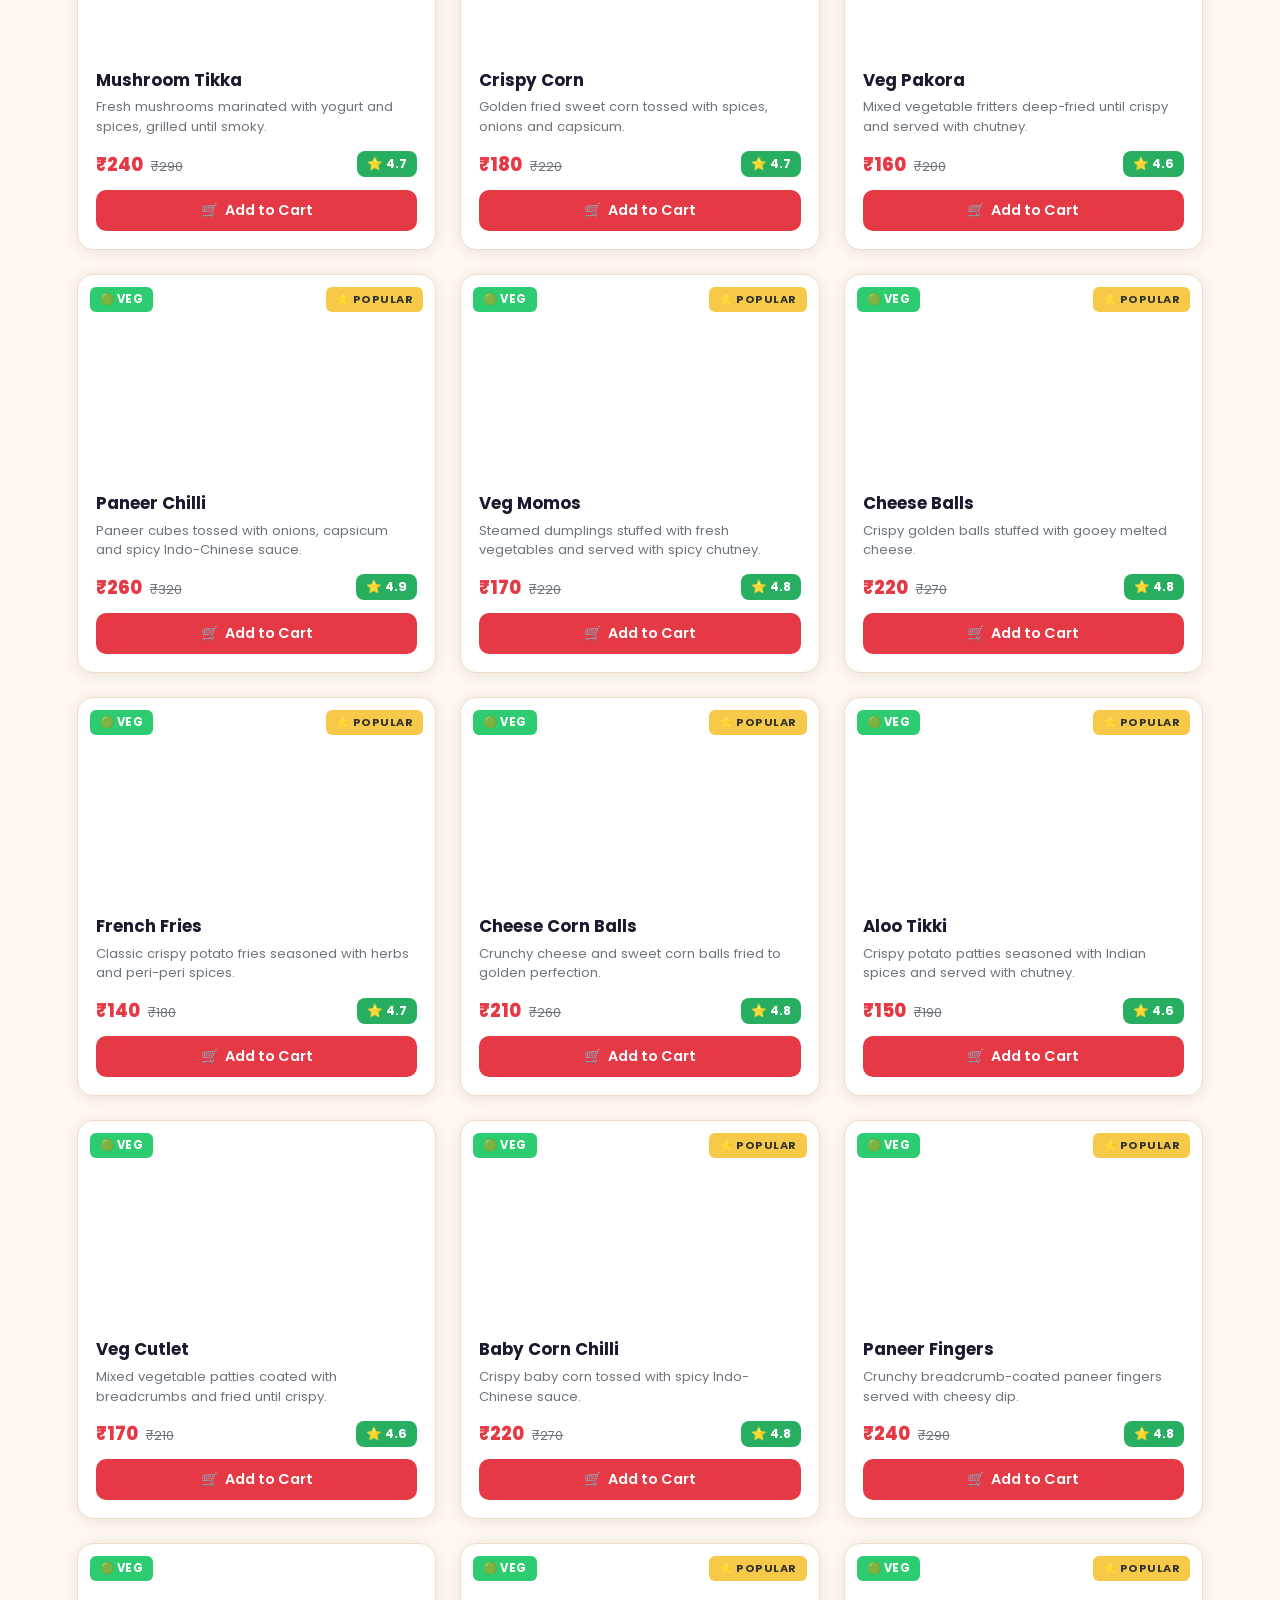
<file: menu.html>
<!DOCTYPE html>
<html lang="en">
<head>
  <!-- SANDHU -->
  <meta charset="UTF-8">
  <meta name="viewport" content="width=device-width, initial-scale=1.0">
  <title>Menu — 𝕊𝔸ℕ𝔻ℍ𝕌 𝔻ℍ𝔸𝔹ℍ𝔸</title>
  <link rel="stylesheet" href="style.css">
  <link rel="icon" href="data:image/svg+xml,<svg xmlns='http://www.w3.org/2000/svg' viewBox='0 0 100 100'><text y='.9em' font-size='90'>🍛</text></svg>">
</head>
<body>
<!-- SANDHU -->
  <!-- Loading Screen -->
  <div id="loading-screen">
    <div class="loader-logo">𝕊𝔸ℕ𝔻ℍ𝕌 <span>𝔻ℍ𝔸𝔹ℍ𝔸</span> 🍛</div>
    <div class="loader-dots"><span></span><span></span><span></span></div>
  </div>

  <!-- Toast Container -->
  <div id="toast-container"></div>

  <!-- Navbar -->
  <nav class="navbar">
    <a href="index.html" class="navbar-logo">
      <span class="logo-icon">🍛</span>
      𝕊𝔸ℕ𝔻ℍ𝕌 <span>𝔻ℍ𝔸𝔹ℍ𝔸</span>
    </a>
    <div class="navbar-links" id="navbar-links">
      <a href="index.html">🏠 Home</a>
      <a href="menu.html" class="active">📋 Menu</a>
      <a href="cart.html" class="cart-link">
        🛒 Cart
        <span class="cart-badge" id="cart-badge-nav">0</span>
      </a>
      <button id="dark-toggle" class="dark-toggle" title="Toggle Dark Mode"></button>
    </div>
    <button class="hamburger" id="hamburger" aria-label="Menu">
      <span></span><span></span><span></span>
    </button>
  </nav>

  <!-- Page Header -->
  <div class="page-header">
    <h1>🍽️ Our Full Menu</h1>
    <p>Explore our complete selection of authentic Indian dishes</p>
  </div>
<!-- Category Pills -->
<section class="categories-section">
  <div class="section-title">Browse by Category</div>

  <div class="category-pills">

    <button class="category-pill active" data-cat="all">
      🍽️ All Items
    </button>

    <button class="category-pill" data-cat="thali">
      🍱 Thali
    </button>
<!-- SANDHU -->
    <button class="category-pill" data-cat="combos">
      ⭐ Special Combos
    </button>

    <button class="category-pill" data-cat="curries">
      🍲 Curries
    </button>

    <button class="category-pill" data-cat="rice">
      🍛 Rice
    </button>

    <button class="category-pill" data-cat="bread">
      🫓 Breads
    </button>

    <button class="category-pill" data-cat="starter">
      🍢 Starters
    </button>

    <button class="category-pill" data-cat="snacks">
      🥟 Snacks
    </button>

    <button class="category-pill" data-cat="drinks">
      🥛 Drinks
    </button>

    <button class="category-pill" data-cat="sweets">
      🍮 Sweets
    </button>

  </div>
</section>
<!-- SANDHU -->
  <!-- Filter Bar -->
  <div class="filter-bar">
    <span class="filter-label">Filter:</span>
    <button class="filter-btn active" data-filter="all">All</button>
    <button class="filter-btn" data-filter="veg">
      <span class="dot dot-green"></span> Veg
    </button>
    <button class="filter-btn" data-filter="nonveg">
      <span class="dot dot-red"></span> Non-Veg
    </button>
    <select id="sort-select" class="sort-select">
      <option value="default">Sort: Default</option>
      <option value="price-asc">Price: Low to High</option>
      <option value="price-desc">Price: High to Low</option>
      <option value="rating">Top Rated</option>
    </select>
  </div>

  <!-- Menu Section -->
  <section class="menu-section" id="menu-section">
    <div style="margin-bottom:24px; max-width:420px;">
      <div class="search-bar" style="border-radius:12px; box-shadow:var(--shadow-card); border:2px solid var(--border);">
        <input type="text" id="search-input" placeholder="Search dishes..." style="background:transparent;" autocomplete="off">
        <button style="border-radius:0 10px 10px 0;">🔍</button>
      </div>
    </div>
    <div class="food-grid" id="food-grid"></div>
  </section>

  <!-- Footer -->
  <footer>
    <div class="footer-grid">
      <div class="footer-brand">
        <div class="brand-name">𝕊𝔸ℕ𝔻ℍ𝕌 <span>𝔻ℍ𝔸𝔹ℍ𝔸</span> 🍛</div>
        <p>Bringing the authentic taste of Indian dhabas to your home. Fresh, fast and full of love.</p>
      </div>
      <div class="footer-col">
        <h4>Quick Links</h4>
        <ul>
          <li><a href="index.html">Home</a></li>
          <li><a href="menu.html">Menu</a></li>
          <li><a href="cart.html">My Cart</a></li>
          <li><a href="checkout.html">Checkout</a></li>
        </ul>
      </div>
      <div class="footer-col">
        <h4>Hours</h4>
        <ul>
          <li><a href="#">Open Daily: 6 AM – 11 PM</a></li>
        </ul>
      </div>
      <!-- SANDHU -->
      <div class="footer-col">
       <h4>Contact Us</h4>
        <ul class="footer-contact">
          <li><span class="icon">📍</span> 2nd Floor, Jainam Complex, Nehru Nagar East, Bhilai</li>
          <li><span class="icon">📞</span> +91 62631 71727</li>
          <li><span class="icon">📞</span> +91 88275 90965</li>
          <li><span class="icon">📧</span> info@sandhudhabha.in</li>
          <li><span class="icon">⏰</span> Open Daily: 6 AM – 11 PM</li>
        </ul>
      </div>
    </div>
    <div class="footer-bottom">
<span>© 2026 𝕊𝔸ℕ𝔻ℍ𝕌 𝔻ℍ𝔸𝔹ℍ𝔸. Made with ❤️ & a lot of desi love.</span>
<span>Privacy Policy · Terms & Conditions · Refund Policy</span>
    </div>
  </footer>

  <script src="script.js"></script>
</body>
</html>
</file>
<file: style.css>
@import url('https://fonts.googleapis.com/css2?family=Playfair+Display:wght@700;800;900&family=Poppins:wght@300;400;500;600;700&display=swap');

/* ---- CSS Variables ---- */
:root {
  /* SANDHU */
  --primary: #e63946;
  --primary-dark: #c1121f;
  --primary-light: #ff6b6b;
  --secondary: #f4a261;
  --accent: #f7c948;
  --accent2: #2a9d8f;
  --bg: #fff8f0;
  --bg2: #fff3e4;
  --card-bg: #ffffff;
  --text: #1a1a2e;
  --text-muted: #6c757d;
  --border: #f0dcc8;
  --shadow: 0 4px 24px rgba(230,57,70,0.10);
  --shadow-card: 0 2px 16px rgba(0,0,0,0.09);
  --radius: 16px;
  --radius-sm: 10px;
  --navbar-height: 70px;
  --transition: all 0.3s cubic-bezier(0.4, 0, 0.2, 1);
}
/* SANDHU */
/* Dark Mode */
body.dark-mode {
  --bg: #1a1a2e;
  --bg2: #16213e;
  --card-bg: #0f3460;
  --text: #f0e6d3;
  --text-muted: #a8a8b3;
  --border: #2a2a4a;
  --shadow: 0 4px 24px rgba(0,0,0,0.4);
  --shadow-card: 0 2px 16px rgba(0,0,0,0.3);
}

/* ---- Reset & Base ---- */
*, *::before, *::after { box-sizing: border-box; margin: 0; padding: 0; }

html { scroll-behavior: smooth; font-size: 16px; }

body {
  font-family: 'Poppins', sans-serif;
  background: var(--bg);
  color: var(--text);
  transition: background 0.4s, color 0.4s;
  min-height: 100vh;
}

a { text-decoration: none; color: inherit; }
ul { list-style: none; }
img { max-width: 100%; display: block; }
button { cursor: pointer; border: none; outline: none; font-family: inherit; }

/* ---- Loading Screen ---- */
#loading-screen {
  position: fixed;
  inset: 0;
  background: var(--primary);
  z-index: 9999;
  display: flex;
  flex-direction: column;
  align-items: center;
  justify-content: center;
  gap: 20px;
  transition: opacity 0.5s, visibility 0.5s;
}
#loading-screen.hidden { opacity: 0; visibility: hidden; }

.loader-logo {
  font-family: 'Playfair Display', serif;
  font-size: 2.8rem;
  font-weight: 900;
  color: #fff;
  letter-spacing: 1px;
}
/* SANDHU */
.loader-logo span { color: var(--accent); }

.loader-dots {
  display: flex;
  gap: 10px;
}
.loader-dots span {
  width: 12px; height: 12px;
  border-radius: 50%;
  background: #fff;
  animation: bounce 0.6s ease-in-out infinite alternate;
}
.loader-dots span:nth-child(2) { animation-delay: 0.2s; }
.loader-dots span:nth-child(3) { animation-delay: 0.4s; }

@keyframes bounce {
  from { transform: translateY(0); opacity: 0.5; }
  to   { transform: translateY(-14px); opacity: 1; }
}

/* ---- Toast Notifications ---- */
#toast-container {
  position: fixed;
  bottom: 30px;
  right: 30px;
  z-index: 8888;
  display: flex;
  flex-direction: column;
  gap: 12px;
}

.toast {
  background: var(--text);
  color: var(--bg);
  padding: 14px 22px;
  border-radius: var(--radius-sm);
  font-size: 0.9rem;
  font-weight: 500;
  display: flex;
  align-items: center;
  gap: 10px;
  box-shadow: var(--shadow);
  animation: slideInToast 0.4s ease, fadeOutToast 0.4s ease 2.6s forwards;
  max-width: 320px;
  border-left: 4px solid var(--primary);
}
/* SANDUH */
.toast.success { border-left-color: var(--accent2); }
.toast.error   { border-left-color: var(--primary); }

@keyframes slideInToast {
  from { transform: translateX(120%); opacity: 0; }
  to   { transform: translateX(0); opacity: 1; }
}
@keyframes fadeOutToast {
  to { opacity: 0; transform: translateX(120%); }
}

/* ---- Navbar ---- */
.navbar {
  position: sticky;
  top: 0;
  z-index: 1000;
  background: var(--card-bg);
  border-bottom: 2px solid var(--border);
  height: var(--navbar-height);
  display: flex;
  align-items: center;
  padding: 0 6%;
  gap: 24px;
  box-shadow: 0 2px 12px rgba(0,0,0,0.07);
  transition: var(--transition);
}

.navbar-logo {
  font-family: 'Playfair Display', serif;
  font-size: 1.7rem;
  font-weight: 900;
  color: var(--primary);
  white-space: nowrap;
  display: flex;
  align-items: center;
  gap: 8px;
}
.navbar-logo .logo-icon { font-size: 1.5rem; }
.navbar-logo span { color: var(--accent); }

.navbar-links {
  display: flex;
  align-items: center;
  gap: 6px;
  margin-left: auto;
}
.navbar-links a {
  padding: 8px 16px;
  border-radius: 8px;
  font-weight: 500;
  font-size: 0.95rem;
  color: var(--text-muted);
  transition: var(--transition);
  position: relative;
}
.navbar-links a:hover, .navbar-links a.active {
  color: var(--primary);
  background: rgba(230,57,70,0.08);
}
/* SANDHU */

/* Cart Icon */
.cart-link {
  position: relative;
}
.cart-badge {
  position: absolute;
  top: 2px; right: 8px;
  background: var(--primary);
  color: #fff;
  font-size: 0.65rem;
  font-weight: 700;
  width: 18px; height: 18px;
  border-radius: 50%;
  display: flex;
  align-items: center;
  justify-content: center;
  pointer-events: none;
}

/* Dark mode toggle */
.dark-toggle {
  background: var(--bg2);
  border: 2px solid var(--border);
  border-radius: 50px;
  width: 52px; height: 28px;
  position: relative;
  cursor: pointer;
  transition: var(--transition);
  flex-shrink: 0;
}
/* SANDHU ANNMOL */
.dark-toggle::after {
  content: '☀️';
  position: absolute;
  left: 2px; top: 50%;
  transform: translateY(-50%);
  width: 22px; height: 22px;
  border-radius: 50%;
  background: var(--card-bg);
  display: flex;
  align-items: center;
  justify-content: center;
  font-size: 12px;
  transition: var(--transition);
  line-height: 22px;
  text-align: center;
}
body.dark-mode .dark-toggle::after {
  content: '🌙';
  left: 26px;
}

/* Hamburger */
.hamburger {
  display: none;
  flex-direction: column;
  gap: 5px;
  cursor: pointer;
  padding: 6px;
  margin-left: auto;
}
.hamburger span {
  width: 24px; height: 2.5px;
  background: var(--text);
  border-radius: 2px;
  transition: var(--transition);
  display: block;
}

/* ---- Hero Banner ---- */
.hero {
  background: linear-gradient(135deg, #e63946 0%, #c1121f 40%, #f4a261 100%);
  padding: 80px 6% 70px;
  position: relative;
  overflow: hidden;
  min-height: 520px;
  display: flex;
  align-items: center;
}

.hero::before {
  content: '';
  position: absolute;
  inset: 0;
  background: url("data:image/svg+xml,%3Csvg width='60' height='60' viewBox='0 0 60 60' xmlns='http://www.w3.org/2000/svg'%3E%3Cg fill='none' fill-rule='evenodd'%3E%3Cg fill='%23ffffff' fill-opacity='0.04'%3E%3Cpath d='M36 34v-4h-2v4h-4v2h4v4h2v-4h4v-2h-4zm0-30V0h-2v4h-4v2h4v4h2V6h4V4h-4zM6 34v-4H4v4H0v2h4v4h2v-4h4v-2H6zM6 4V0H4v4H0v2h4v4h2V6h4V4H6z'/%3E%3C/g%3E%3C/g%3E%3C/svg%3E");
}

.hero-content {
  position: relative;
  z-index: 2;
  max-width: 600px;
}

.hero-badge {
  display: inline-block;
  background: rgba(255,255,255,0.18);
  color: #fff;
  padding: 6px 16px;
  border-radius: 50px;
  font-size: 0.82rem;
  font-weight: 600;
  letter-spacing: 1.5px;
  text-transform: uppercase;
  margin-bottom: 20px;
  backdrop-filter: blur(8px);
  border: 1px solid rgba(255,255,255,0.25);
}

.hero h1 {
  font-family: 'Playfair Display', serif;
  font-size: clamp(2.2rem, 5vw, 3.6rem);
  font-weight: 900;
  color: #fff;
  line-height: 1.15;
  margin-bottom: 18px;
}
.hero h1 .highlight {
  color: var(--accent);
  display: block;
}

.hero p {
  color: rgba(255,255,255,0.88);
  font-size: 1.1rem;
  line-height: 1.7;
  margin-bottom: 32px;
  max-width: 480px;
}

/* Search Bar */
.search-bar {
  display: flex;
  background: #fff;
  border-radius: 50px;
  overflow: hidden;
  box-shadow: 0 8px 32px rgba(0,0,0,0.18);
  max-width: 520px;
}
.search-bar input {
  flex: 1;
  padding: 16px 24px;
  font-family: inherit;
  font-size: 0.98rem;
  border: none;
  outline: none;
  color: var(--text);
  background: transparent;
}
.search-bar button {
  background: var(--primary);
  color: #fff;
  padding: 0 28px;
  font-weight: 600;
  font-size: 0.95rem;
  transition: var(--transition);
  border-radius: 0 50px 50px 0;
  display: flex;
  align-items: center;
  gap: 8px;
}
.search-bar button:hover { background: var(--primary-dark); }

/* Hero floating emojis */
.hero-floats {
  position: absolute;
  right: 6%;
  top: 50%;
  transform: translateY(-50%);
  display: grid;
  grid-template-columns: 1fr 1fr;
  gap: 16px;
  pointer-events: none;
}
.hero-float {
  font-size: 4rem;
  filter: drop-shadow(0 8px 16px rgba(0,0,0,0.2));
  animation: floatAnim 3s ease-in-out infinite alternate;
}
.hero-float:nth-child(2) { animation-delay: 0.6s; }
.hero-float:nth-child(3) { animation-delay: 1.2s; }
.hero-float:nth-child(4) { animation-delay: 1.8s; }

@keyframes floatAnim {
  from { transform: translateY(0) rotate(-4deg); }
  to   { transform: translateY(-14px) rotate(4deg); }
}

/* Hero stats */
.hero-stats {
  display: flex;
  gap: 32px;
  margin-top: 28px;
}
.hero-stat { color: #fff; }
.hero-stat strong { font-size: 1.4rem; font-weight: 700; display: block; }
.hero-stat small { font-size: 0.8rem; opacity: 0.8; }

/* ---- Category Pills ---- */
.categories-section {
  padding: 36px 6% 0;
}
.section-title {
  font-family: 'Playfair Display', serif;
  font-size: 1.7rem;
  font-weight: 800;
  color: var(--text);
  margin-bottom: 20px;
  display: flex;
  align-items: center;
  gap: 10px;
}
.section-title::after {
  content: '';
  flex: 1;
  height: 2px;
  background: linear-gradient(90deg, var(--border) 0%, transparent 100%);
  border-radius: 2px;
}

.category-pills {
  display: flex;
  gap: 12px;
  flex-wrap: wrap;
  align-items: center;
}
.category-pill {
  display: flex;
  align-items: center;
  gap: 8px;
  padding: 10px 20px;
  border-radius: 50px;
  background: var(--card-bg);
  border: 2px solid var(--border);
  font-size: 0.9rem;
  font-weight: 500;
  color: var(--text-muted);
  cursor: pointer;
  transition: var(--transition);
  box-shadow: var(--shadow-card);
}
.category-pill:hover, .category-pill.active {
  border-color: var(--primary);
  color: var(--primary);
  background: rgba(230,57,70,0.06);
  transform: translateY(-2px);
  box-shadow: 0 4px 16px rgba(230,57,70,0.15);
}

/* ---- Filter Bar ---- */
.filter-bar {
  padding: 20px 6%;
  display: flex;
  gap: 12px;
  flex-wrap: wrap;
  align-items: center;
  background: var(--bg2);
  margin: 24px 0;
  border-top: 1px solid var(--border);
  border-bottom: 1px solid var(--border);
}
.filter-label {
  font-size: 0.85rem;
  font-weight: 600;
  color: var(--text-muted);
  text-transform: uppercase;
  letter-spacing: 1px;
  margin-right: 6px;
}
.filter-btn {
  padding: 8px 18px;
  border-radius: 50px;
  border: 2px solid var(--border);
  background: var(--card-bg);
  color: var(--text);
  font-size: 0.88rem;
  font-weight: 500;
  transition: var(--transition);
  display: flex;
  align-items: center;
  gap: 6px;
}
.filter-btn:hover { border-color: var(--secondary); color: var(--secondary); }
.filter-btn.active { background: var(--primary); border-color: var(--primary); color: #fff; }
.filter-btn .dot {
  width: 9px; height: 9px;
  border-radius: 50%;
  display: inline-block;
}
.dot-green { background: #2ecc71; }
.dot-red   { background: var(--primary); }

/* Sort select */
.sort-select {
  padding: 8px 16px;
  border-radius: 50px;
  border: 2px solid var(--border);
  background: var(--card-bg);
  color: var(--text);
  font-family: inherit;
  font-size: 0.88rem;
  cursor: pointer;
  outline: none;
  margin-left: auto;
}

/* ---- Food Cards Grid ---- */
.menu-section {
  padding: 0 6% 60px;
}

.food-grid {
  display: grid;
  grid-template-columns: repeat(auto-fill, minmax(280px, 1fr));
  gap: 24px;
}

.food-card {
  background: var(--card-bg);
  border-radius: var(--radius);
  overflow: hidden;
  box-shadow: var(--shadow-card);
  border: 1px solid var(--border);
  transition: var(--transition);
  position: relative;
  display: flex;
  flex-direction: column;
}
.food-card:hover {
  transform: translateY(-6px);
  box-shadow: 0 12px 36px rgba(230,57,70,0.15);
  border-color: rgba(230,57,70,0.25);
}

.food-card-img {
  width: 100%;
  height: 200px;
  object-fit: cover;
  transition: transform 0.5s ease;
}
.food-card:hover .food-card-img { transform: scale(1.06); }
.food-card-img-wrap {
  overflow: hidden;
  position: relative;
}

.food-tag {
  position: absolute;
  top: 12px;
  left: 12px;
  padding: 4px 10px;
  border-radius: 6px;
  font-size: 0.72rem;
  font-weight: 700;
  letter-spacing: 0.5px;
  text-transform: uppercase;
}
.tag-veg   { background: #2ecc71; color: #fff; }
.tag-nonveg { background: var(--primary); color: #fff; }

.food-badge-popular {
  position: absolute;
  top: 12px;
  right: 12px;
  background: var(--accent);
  color: #333;
  font-size: 0.7rem;
  font-weight: 700;
  padding: 4px 10px;
  border-radius: 6px;
  text-transform: uppercase;
  letter-spacing: 0.5px;
}

.food-card-body {
  padding: 18px;
  flex: 1;
  display: flex;
  flex-direction: column;
}
.food-card-name {
  font-size: 1.05rem;
  font-weight: 700;
  color: var(--text);
  margin-bottom: 6px;
  line-height: 1.3;
}
.food-card-desc {
  font-size: 0.82rem;
  color: var(--text-muted);
  line-height: 1.5;
  margin-bottom: 14px;
  flex: 1;
}

.food-card-footer {
  display: flex;
  align-items: center;
  justify-content: space-between;
  gap: 10px;
  margin-top: auto;
}
.food-card-price {
  font-size: 1.15rem;
  font-weight: 800;
  color: var(--primary);
}
.food-card-price span {
  font-size: 0.8rem;
  color: var(--text-muted);
  font-weight: 400;
  text-decoration: line-through;
  margin-left: 4px;
}

.food-card-rating {
  display: flex;
  align-items: center;
  gap: 4px;
  background: #27ae60;
  color: #fff;
  font-size: 0.78rem;
  font-weight: 700;
  padding: 4px 10px;
  border-radius: 8px;
}

.add-to-cart-btn {
  background: var(--primary);
  color: #fff;
  padding: 10px 18px;
  border-radius: var(--radius-sm);
  font-size: 0.9rem;
  font-weight: 600;
  transition: var(--transition);
  display: flex;
  align-items: center;
  gap: 6px;
  width: 100%;
  justify-content: center;
  margin-top: 12px;
}
.add-to-cart-btn:hover { background: var(--primary-dark); transform: translateY(-1px); }
.add-to-cart-btn:active { transform: scale(0.97); }

/* Quantity control (shown after add) */
.qty-control {
  display: flex;
  align-items: center;
  gap: 10px;
  background: var(--bg2);
  border: 2px solid var(--primary);
  border-radius: var(--radius-sm);
  padding: 6px 12px;
  width: 100%;
  justify-content: center;
  margin-top: 12px;
}
.qty-btn {
  background: var(--primary);
  color: #fff;
  width: 28px; height: 28px;
  border-radius: 6px;
  font-size: 1.1rem;
  display: flex;
  align-items: center;
  justify-content: center;
  transition: var(--transition);
}
.qty-btn:hover { background: var(--primary-dark); }
.qty-num { font-weight: 700; font-size: 1rem; min-width: 24px; text-align: center; }

/* ---- No Results ---- */
.no-results {
  text-align: center;
  padding: 60px 20px;
  color: var(--text-muted);
  grid-column: 1/-1;
}
.no-results .emoji { font-size: 4rem; margin-bottom: 16px; display: block; }
.no-results h3 { font-size: 1.3rem; margin-bottom: 8px; color: var(--text); }

/* ---- CART PAGE ---- */
.page-header {
  background: linear-gradient(135deg, var(--primary) 0%, #c1121f 100%);
  padding: 50px 6% 40px;
  color: #fff;
}
.page-header h1 {
  font-family: 'Playfair Display', serif;
  font-size: 2.2rem;
  font-weight: 900;
}
.page-header p { opacity: 0.88; margin-top: 8px; }

.cart-layout {
  display: grid;
  grid-template-columns: 1fr 360px;
  gap: 28px;
  padding: 36px 6%;
  align-items: start;
}

.cart-items-section h2, .order-summary h2 {
  font-size: 1.15rem;
  font-weight: 700;
  margin-bottom: 18px;
  color: var(--text);
}

.cart-item {
  display: flex;
  align-items: center;
  gap: 16px;
  background: var(--card-bg);
  border: 1px solid var(--border);
  border-radius: var(--radius);
  padding: 16px;
  margin-bottom: 14px;
  box-shadow: var(--shadow-card);
  transition: var(--transition);
  animation: fadeSlideIn 0.35s ease both;
}
.cart-item:hover { box-shadow: 0 4px 20px rgba(230,57,70,0.12); }

@keyframes fadeSlideIn {
  from { opacity: 0; transform: translateX(-20px); }
  to   { opacity: 1; transform: translateX(0); }
}

.cart-item-img {
  width: 80px; height: 80px;
  border-radius: 12px;
  object-fit: cover;
  flex-shrink: 0;
}
.cart-item-info { flex: 1; min-width: 0; }
.cart-item-name {
  font-size: 1rem;
  font-weight: 700;
  margin-bottom: 4px;
  white-space: nowrap;
  overflow: hidden;
  text-overflow: ellipsis;
}
.cart-item-price { color: var(--primary); font-weight: 700; font-size: 0.95rem; }
.cart-item-tag { font-size: 0.75rem; color: var(--text-muted); margin-bottom: 6px; }

.cart-item-qty {
  display: flex;
  align-items: center;
  gap: 10px;
  margin-top: 8px;
}
.cart-item-total {
  font-size: 1.1rem;
  font-weight: 800;
  color: var(--text);
  min-width: 70px;
  text-align: right;
  flex-shrink: 0;
}
.remove-btn {
  background: none;
  color: var(--text-muted);
  font-size: 1.2rem;
  padding: 4px;
  border-radius: 6px;
  transition: var(--transition);
  margin-left: 6px;
}
.remove-btn:hover { color: var(--primary); background: rgba(230,57,70,0.08); }

/* Order Summary */
.order-summary {
  background: var(--card-bg);
  border: 1px solid var(--border);
  border-radius: var(--radius);
  padding: 24px;
  box-shadow: var(--shadow-card);
  position: sticky;
  top: calc(var(--navbar-height) + 20px);
}
.summary-row {
  display: flex;
  justify-content: space-between;
  padding: 10px 0;
  font-size: 0.93rem;
  border-bottom: 1px dashed var(--border);
  color: var(--text-muted);
}
.summary-row:last-of-type { border-bottom: none; }
.summary-row strong { color: var(--text); }
.summary-total {
  display: flex;
  justify-content: space-between;
  padding: 14px 0 0;
  font-size: 1.15rem;
  font-weight: 800;
  color: var(--text);
  border-top: 2px solid var(--border);
  margin-top: 8px;
}
.summary-total span:last-child { color: var(--primary); }

.checkout-btn {
  width: 100%;
  background: linear-gradient(135deg, var(--primary) 0%, var(--primary-dark) 100%);
  color: #fff;
  padding: 16px;
  border-radius: var(--radius-sm);
  font-size: 1.05rem;
  font-weight: 700;
  margin-top: 20px;
  transition: var(--transition);
  letter-spacing: 0.5px;
  box-shadow: 0 4px 16px rgba(230,57,70,0.3);
}
.checkout-btn:hover { transform: translateY(-2px); box-shadow: 0 8px 24px rgba(230,57,70,0.35); }
.checkout-btn:disabled {
  opacity: 0.55;
  cursor: not-allowed;
  transform: none;
}

.empty-cart {
  text-align: center;
  padding: 80px 20px;
  color: var(--text-muted);
}
.empty-cart .big-emoji { font-size: 5rem; margin-bottom: 20px; display: block; }
.empty-cart h2 { font-size: 1.6rem; color: var(--text); margin-bottom: 10px; }
.empty-cart p { margin-bottom: 28px; }
.btn-outline {
  display: inline-block;
  padding: 12px 28px;
  border: 2px solid var(--primary);
  color: var(--primary);
  border-radius: var(--radius-sm);
  font-weight: 600;
  transition: var(--transition);
}
.btn-outline:hover { background: var(--primary); color: #fff; }

/* ---- CHECKOUT PAGE ---- */
.checkout-layout {
  display: grid;
  grid-template-columns: 1fr 380px;
  gap: 28px;
  padding: 36px 6%;
  align-items: start;
}

.checkout-form-section {
  display: flex;
  flex-direction: column;
  gap: 24px;
}
.form-card {
  background: var(--card-bg);
  border: 1px solid var(--border);
  border-radius: var(--radius);
  padding: 24px;
  box-shadow: var(--shadow-card);
}
.form-card h3 {
  font-size: 1.05rem;
  font-weight: 700;
  margin-bottom: 18px;
  display: flex;
  align-items: center;
  gap: 8px;
}
.form-row { display: grid; grid-template-columns: 1fr 1fr; gap: 16px; }
.form-group { display: flex; flex-direction: column; gap: 6px; }
.form-group.full { grid-column: 1/-1; }
.form-group label { font-size: 0.85rem; font-weight: 600; color: var(--text-muted); }
.form-group input, .form-group select, .form-group textarea {
  padding: 12px 16px;
  border: 2px solid var(--border);
  border-radius: var(--radius-sm);
  background: var(--bg);
  color: var(--text);
  font-family: inherit;
  font-size: 0.93rem;
  transition: var(--transition);
  outline: none;
}
.form-group input:focus, .form-group select:focus, .form-group textarea:focus {
  border-color: var(--primary);
  box-shadow: 0 0 0 3px rgba(230,57,70,0.1);
}
.form-group textarea { resize: vertical; min-height: 80px; }

/* Payment Methods */
.payment-methods { display: flex; flex-direction: column; gap: 12px; }
.payment-option {
  display: flex;
  align-items: center;
  gap: 14px;
  padding: 14px 18px;
  border: 2px solid var(--border);
  border-radius: var(--radius-sm);
  cursor: pointer;
  transition: var(--transition);
}
.payment-option:hover { border-color: var(--primary); }
.payment-option.selected { border-color: var(--primary); background: rgba(230,57,70,0.05); }
.payment-option input[type="radio"] { accent-color: var(--primary); width: 18px; height: 18px; }
.payment-icon { font-size: 1.5rem; }
.payment-name { font-weight: 600; font-size: 0.95rem; }
.payment-desc { font-size: 0.78rem; color: var(--text-muted); }

.place-order-btn {
  width: 100%;
  background: linear-gradient(135deg, var(--accent2) 0%, #21867a 100%);
  color: #fff;
  padding: 18px;
  border-radius: var(--radius-sm);
  font-size: 1.1rem;
  font-weight: 700;
  margin-top: 20px;
  transition: var(--transition);
  box-shadow: 0 4px 16px rgba(42,157,143,0.3);
  letter-spacing: 0.5px;
}
.place-order-btn:hover { transform: translateY(-2px); box-shadow: 0 8px 24px rgba(42,157,143,0.35); }

/* Order Success Modal */
.modal-overlay {
  position: fixed;
  inset: 0;
  background: rgba(0,0,0,0.6);
  backdrop-filter: blur(4px);
  z-index: 9000;
  display: flex;
  align-items: center;
  justify-content: center;
  padding: 20px;
  animation: fadeIn 0.3s ease;
}
.modal-overlay.hidden { display: none; }
/* SANDHU */
@keyframes fadeIn { from { opacity: 0; } to { opacity: 1; } }

.order-success-modal {
  background: var(--card-bg);
  border-radius: 24px;
  padding: 48px 40px;
  max-width: 460px;
  width: 100%;
  text-align: center;
  box-shadow: 0 20px 60px rgba(0,0,0,0.25);
  animation: popIn 0.4s cubic-bezier(0.34, 1.56, 0.64, 1);
}
@keyframes popIn {
  from { transform: scale(0.7); opacity: 0; }
  to   { transform: scale(1); opacity: 1; }
}
.success-checkmark {
  width: 80px; height: 80px;
  background: linear-gradient(135deg, var(--accent2), #21867a);
  border-radius: 50%;
  display: flex;
  align-items: center;
  justify-content: center;
  margin: 0 auto 24px;
  font-size: 2.2rem;
  animation: bounceIn 0.6s ease;
}
@keyframes bounceIn {
  from { transform: scale(0); }
  60%  { transform: scale(1.15); }
  to   { transform: scale(1); }
}
.order-success-modal h2 {
  font-family: 'Playfair Display', serif;
  font-size: 1.9rem;
  font-weight: 800;
  color: var(--text);
  margin-bottom: 10px;
}
.order-success-modal p { color: var(--text-muted); line-height: 1.7; margin-bottom: 20px; }
.order-id {
  display: inline-block;
  background: var(--bg2);
  color: var(--text);
  padding: 8px 20px;
  border-radius: 8px;
  font-weight: 700;
  font-size: 0.9rem;
  margin-bottom: 24px;
  font-family: monospace;
}
.back-home-btn {
  display: inline-block;
  background: var(--primary);
  color: #fff;
  padding: 14px 36px;
  border-radius: var(--radius-sm);
  font-weight: 700;
  font-size: 1rem;
  transition: var(--transition);
}
.back-home-btn:hover { background: var(--primary-dark); }
/* SANDHU */
/* ---- FOOTER ---- */
footer {
  background: var(--text);
  color: rgba(255,255,255,0.85);
  padding: 60px 6% 0;
  margin-top: 60px;
}
.footer-grid {
  display: grid;
  grid-template-columns: 2fr 1fr 1fr 1.5fr;
  gap: 40px;
  padding-bottom: 48px;
  border-bottom: 1px solid rgba(255,255,255,0.1);
}
.footer-brand .brand-name {
  font-family: 'Playfair Display', serif;
  font-size: 1.8rem;
  font-weight: 900;
  color: #fff;
  margin-bottom: 12px;
}
.footer-brand .brand-name span { color: var(--accent); }
.footer-brand p { font-size: 0.88rem; line-height: 1.7; opacity: 0.75; max-width: 280px; }

.footer-col h4 { font-size: 0.9rem; font-weight: 700; color: #fff; text-transform: uppercase; letter-spacing: 1.5px; margin-bottom: 16px; }
.footer-col ul li { margin-bottom: 10px; }
.footer-col ul li a { font-size: 0.88rem; opacity: 0.75; transition: var(--transition); }
.footer-col ul li a:hover { opacity: 1; color: var(--accent); }

.footer-contact li {
  display: flex;
  gap: 10px;
  align-items: flex-start;
  margin-bottom: 12px;
  font-size: 0.88rem;
  opacity: 0.8;
}
.footer-contact li .icon { font-size: 1.1rem; flex-shrink: 0; margin-top: 1px; }

.social-links { display: flex; gap: 12px; margin-top: 20px; }
.social-link {
  width: 38px; height: 38px;
  border-radius: 50%;
  background: rgba(255,255,255,0.1);
  display: flex;
  align-items: center;
  justify-content: center;
  font-size: 1.1rem;
  transition: var(--transition);
}
.social-link:hover { background: var(--primary); transform: translateY(-3px); }

.footer-bottom {
  padding: 20px 0;
  display: flex;
  justify-content: space-between;
  align-items: center;
  font-size: 0.82rem;
  opacity: 0.6;
  flex-wrap: wrap;
  gap: 10px;
}
/* SANDHU */

/* ---- Utility Classes ---- */
.container { max-width: 1280px; margin: 0 auto; }
.hidden { display: none !important; }
.text-center { text-align: center; }

/* ---- Responsive ---- */
@media (max-width: 1024px) {
  .hero-floats { display: none; }
  .cart-layout, .checkout-layout { grid-template-columns: 1fr; }
  .order-summary { position: static; }
  .footer-grid { grid-template-columns: 1fr 1fr; }
}

@media (max-width: 768px) {
  .navbar { padding: 0 4%; }
  .navbar-links {
    position: fixed;
    top: var(--navbar-height);
    left: 0; right: 0;
    background: var(--card-bg);
    flex-direction: column;
    padding: 20px 6% 28px;
    border-bottom: 2px solid var(--border);
    transform: translateY(-110%);
    transition: transform 0.3s ease;
    z-index: 999;
    box-shadow: 0 8px 24px rgba(0,0,0,0.1);
    gap: 4px;
  }
  .navbar-links.open { transform: translateY(0); }
  .navbar-links a { width: 100%; padding: 12px 16px; border-radius: 10px; }
  .hamburger { display: flex; }
  .hero { padding: 50px 6% 50px; min-height: auto; }
  .hero h1 { font-size: 2rem; }
  .hero-stats { gap: 20px; }
  .food-grid { grid-template-columns: repeat(auto-fill, minmax(240px, 1fr)); }
  .filter-bar { gap: 8px; }
  .sort-select { margin-left: 0; }
  .cart-layout, .checkout-layout { padding: 20px 4%; }
  .footer-grid { grid-template-columns: 1fr; gap: 28px; }
  .form-row { grid-template-columns: 1fr; }
  #toast-container { right: 12px; bottom: 12px; }
}

@media (max-width: 480px) {
  .hero h1 { font-size: 1.65rem; }
  .search-bar input { padding: 13px 16px; font-size: 0.9rem; }
  .search-bar button { padding: 0 18px; font-size: 0.88rem; }
  .food-grid { grid-template-columns: 1fr; }
  .cart-item-img { width: 64px; height: 64px; }
}
/* SANDHU */
</file>
